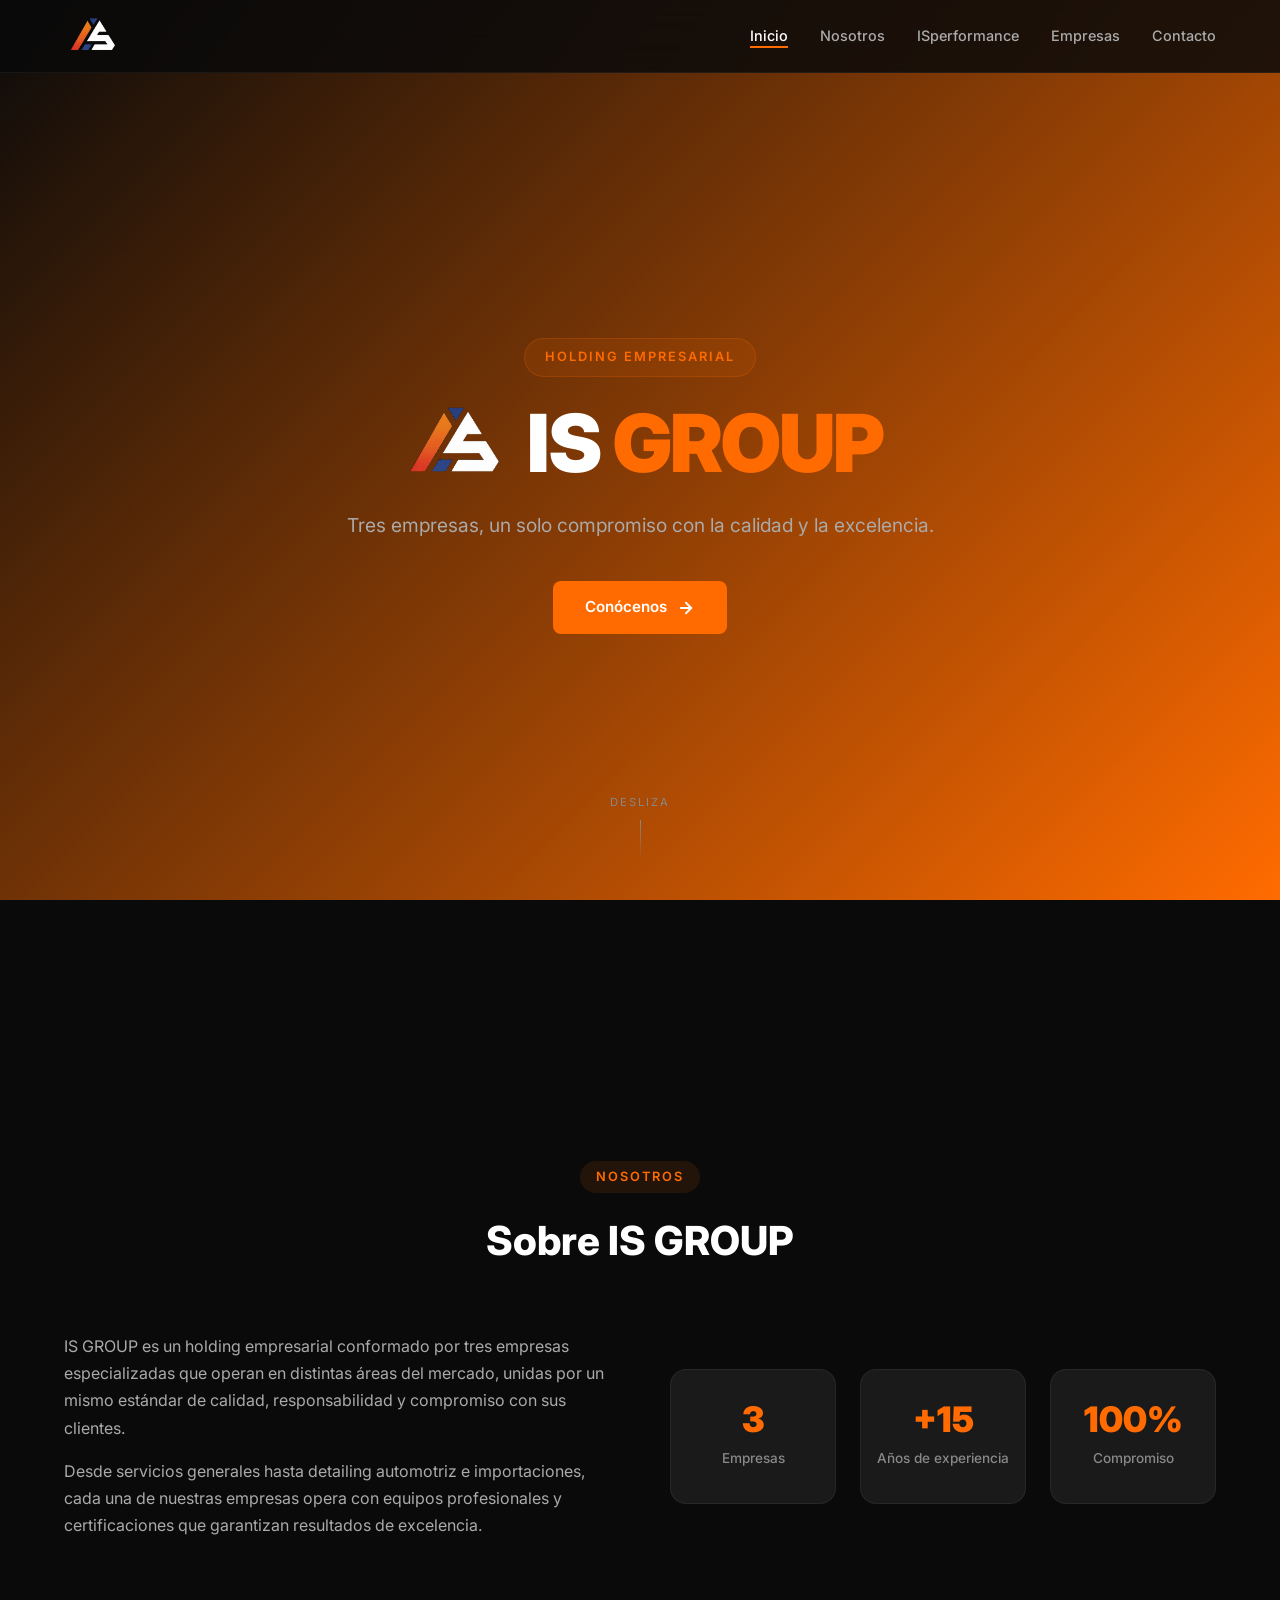
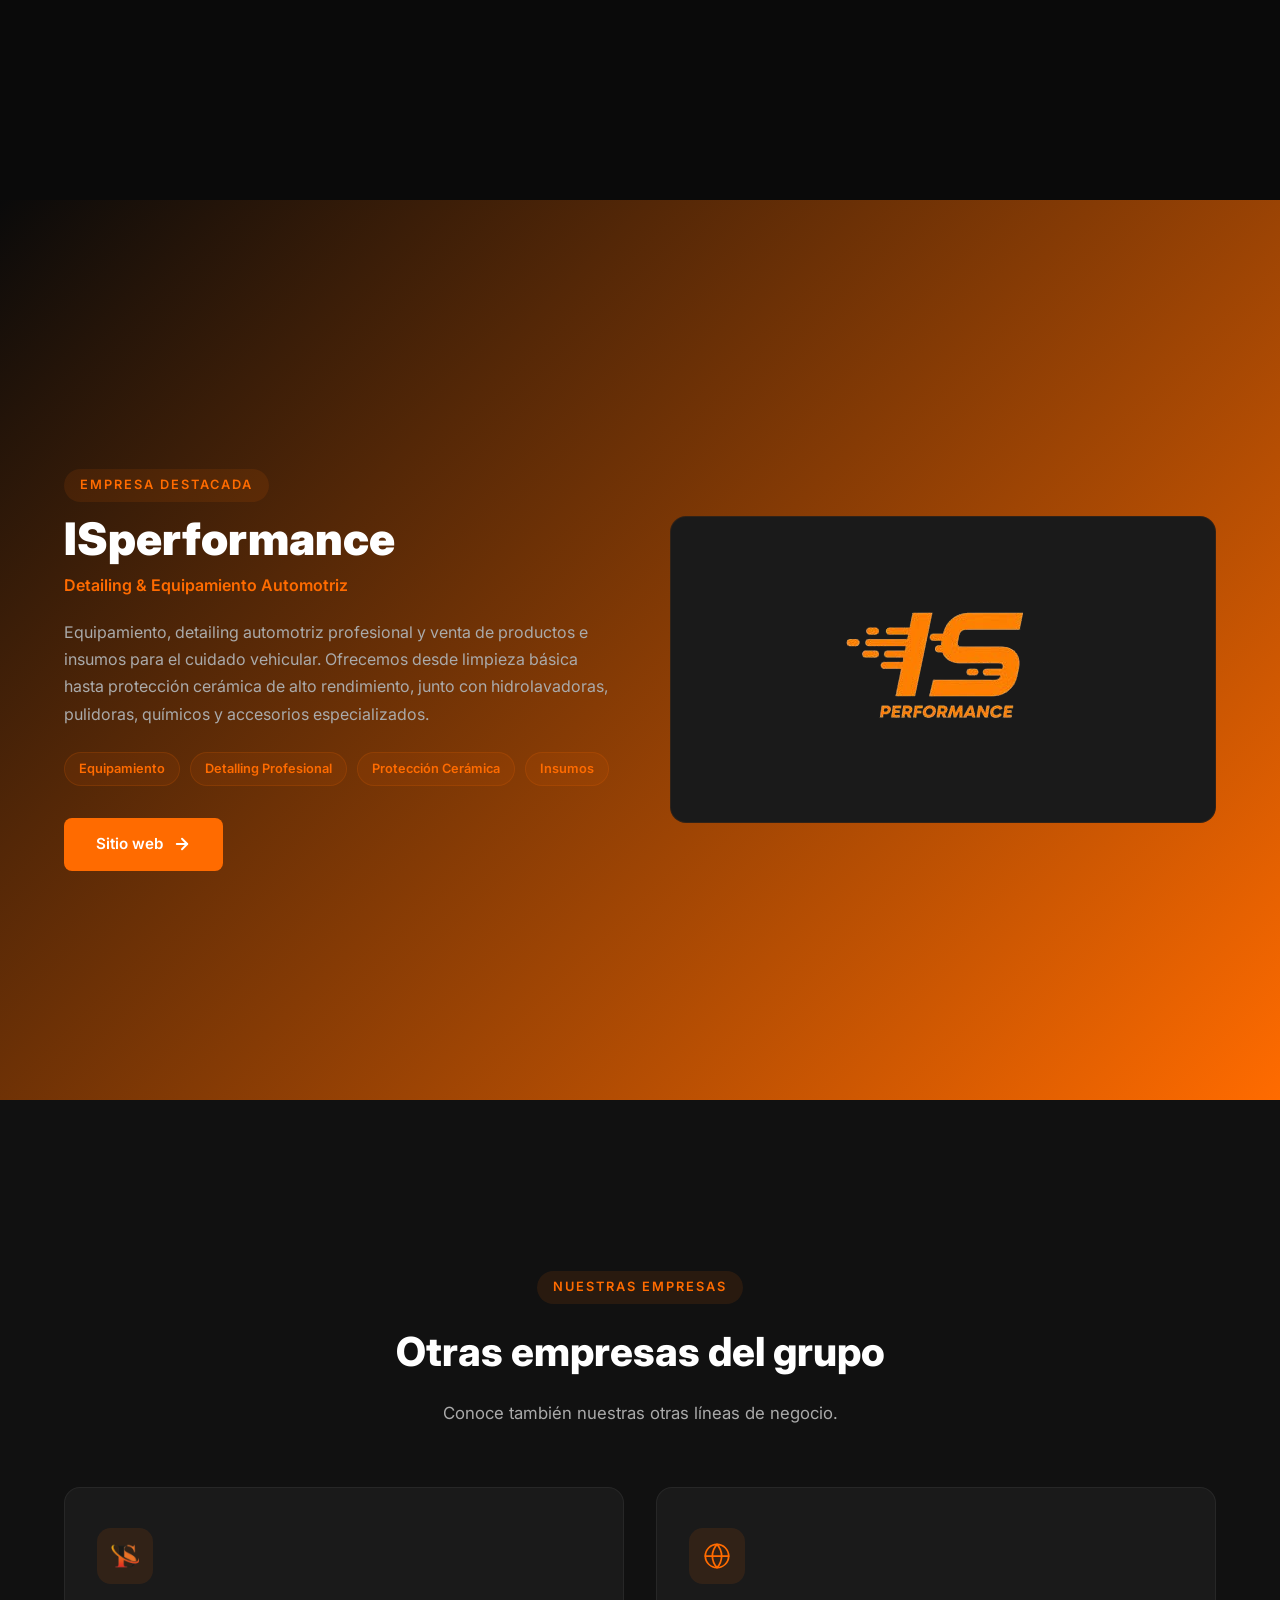
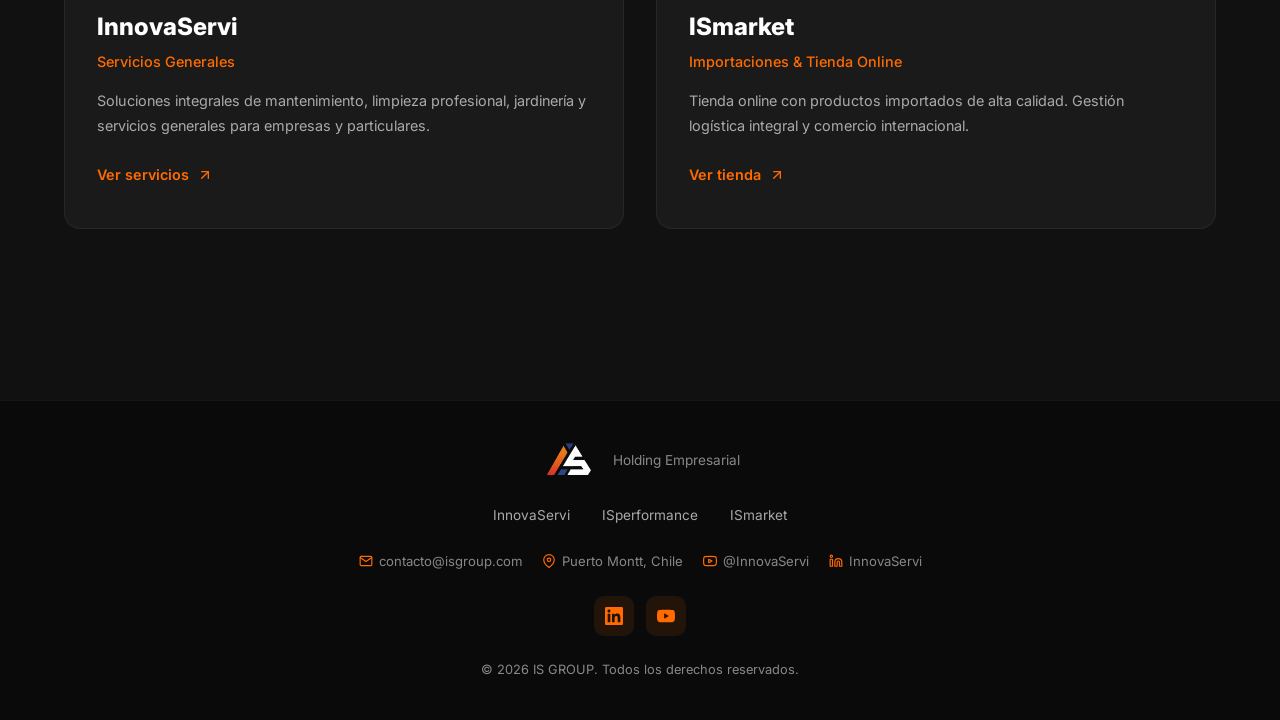
<file: index.html>
<!DOCTYPE html>
<html lang="es">
<head>
  <meta charset="UTF-8" />
  <meta name="viewport" content="width=device-width, initial-scale=1.0" />
  <title>IS GROUP</title>
  <meta name="description" content="IS GROUP - Holding empresarial: InnovaServi, ISperformance e ISmarket. Conoce nuestras empresas." />
  <link rel="preconnect" href="https://fonts.googleapis.com" />
  <link rel="preconnect" href="https://fonts.gstatic.com" crossorigin />
  <link href="https://fonts.googleapis.com/css2?family=Inter:wght@400;500;600;700;800;900&display=swap" rel="stylesheet" />
  <link rel="stylesheet" href="css/style.css" />
  <link rel="icon" type="image/png" href="assets/images/favicon.png" />
</head>
<body>

  <!-- NAV -->
  <nav class="navbar">
    <div class="container nav-container">
      <a href="#" class="logo">
        <img src="assets/images/ISGROUP-pb2.png" alt="IS GROUP" class="logo-img" />
      </a>
      <button class="menu-toggle" id="menuToggle" aria-label="Abrir menú">
        <span></span><span></span><span></span>
      </button>
      <ul class="nav-links" id="navLinks">
        <li><a href="#hero" class="nav-link active">Inicio</a></li>
        <li><a href="#nosotros" class="nav-link">Nosotros</a></li>
        <li><a href="#isperformance" class="nav-link">ISperformance</a></li>
        <li><a href="#empresas" class="nav-link">Empresas</a></li>
        <li><a href="#contacto" class="nav-link">Contacto</a></li>
      </ul>
    </div>
  </nav>

  <!-- HERO -->
  <section class="hero section-gradient" id="hero">
    <div class="container hero-content">
      <span class="hero-badge">Holding Empresarial</span>
      <h1 class="hero-title">
        <img src="assets/images/ISGROUP-pb2.png" alt="IS GROUP" class="hero-logo" />
        IS <span class="highlight">GROUP</span>
      </h1>
      <p class="hero-subtitle">
        Tres empresas, un solo compromiso con la calidad y la excelencia.
      </p>
      <a href="#nosotros" class="btn btn-primary">
        Conócenos
        <svg width="18" height="18" viewBox="0 0 24 24" fill="none" stroke="currentColor" stroke-width="2.5" stroke-linecap="round" stroke-linejoin="round"><path d="M5 12h14"/><path d="m12 5 7 7-7 7"/></svg>
      </a>
    </div>
    <div class="hero-scroll">
      <span>Desliza</span>
      <div class="scroll-line"></div>
    </div>
  </section>

  <!-- NOSOTROS -->
  <section class="nosotros reveal" id="nosotros">
    <div class="container">
      <div class="section-header">
        <span class="section-tag">Nosotros</span>
        <h2 class="section-title">Sobre IS GROUP</h2>
      </div>
      <div class="nosotros-content">
        <div class="nosotros-text">
          <p>
            IS GROUP es un holding empresarial conformado por tres empresas
            especializadas que operan en distintas áreas del mercado, unidas
            por un mismo estándar de calidad, responsabilidad y compromiso
            con sus clientes.
          </p>
          <p>
            Desde servicios generales hasta detailing automotriz e importaciones,
            cada una de nuestras empresas opera con equipos profesionales y
            certificaciones que garantizan resultados de excelencia.
          </p>
        </div>
        <div class="nosotros-stats">
          <div class="stat-item">
            <span class="stat-number">3</span>
            <span class="stat-label">Empresas</span>
          </div>
          <div class="stat-item">
            <span class="stat-number">+15</span>
            <span class="stat-label">Años de experiencia</span>
          </div>
          <div class="stat-item">
            <span class="stat-number">100%</span>
            <span class="stat-label">Compromiso</span>
          </div>
        </div>
      </div>
    </div>
  </section>

  <!-- ISPERFORMANCE DESTACADO -->
  <section class="isp-destacado slide-section slide-top bg-slide-dark reveal section-gradient" id="isperformance">
    <div class="container">
      <div class="isp-destacado-grid">
        <div class="isp-destacado-info">
          <span class="section-tag">Empresa destacada</span>
          <h2 class="isp-destacado-title">ISperformance</h2>
          <p class="isp-destacado-sub">Detailing &amp; Equipamiento Automotriz</p>
          <p class="isp-destacado-desc">
            Equipamiento, detailing automotriz profesional y venta de
            productos e insumos para el cuidado vehicular. Ofrecemos
            desde limpieza básica hasta protección cerámica de alto
            rendimiento, junto con hidrolavadoras, pulidoras, químicos
            y accesorios especializados.
          </p>
          <div class="isp-destacado-features">
            <span class="feature-tag">Equipamiento</span>
            <span class="feature-tag">Detalling Profesional</span>
            <span class="feature-tag">Protección Cerámica</span>
            <span class="feature-tag">Insumos</span>
          </div>
          <a href="https://isperformance.cl" class="btn btn-primary">
            Sitio web
            <svg width="18" height="18" viewBox="0 0 24 24" fill="none" stroke="currentColor" stroke-width="2.5" stroke-linecap="round" stroke-linejoin="round"><path d="M5 12h14"/><path d="m12 5 7 7-7 7"/></svg>
          </a>
        </div>
        <div class="isp-destacado-img">
          <div class="isp-img-card isp-img-card--single">
            <img src="assets/images/ISperformanceLogo.png" alt="ISperformance" />
          </div>
        </div>
      </div>
    </div>
  </section>

  <!-- EMPRESAS -->
  <section class="empresas reveal" id="empresas">
    <div class="container">
      <div class="section-header">
        <span class="section-tag">Nuestras empresas</span>
        <h2 class="section-title">Otras empresas del grupo</h2>
        <p class="section-desc">
          Conoce también nuestras otras líneas de negocio.
        </p>
      </div>

      <div class="cards-grid cards-grid--two">

        <!-- InnovaServi -->
        <article class="card">
          <a href="innovaservi/" class="card-icon-link">
            <div class="card-icon" style="--card-color: #FF6B00;">
              <img src="assets/images/InnovaLOGO.png" alt="InnovaServi" />
            </div>
          </a>
          <div class="card-body">
            <h3 class="card-title">InnovaServi</h3>
            <p class="card-sub">Servicios Generales</p>
            <p class="card-text">
              Soluciones integrales de mantenimiento, limpieza profesional,
              jardinería y servicios generales para empresas y particulares.
            </p>
            <a href="innovaservi/" class="card-link">
              Ver servicios
              <svg width="16" height="16" viewBox="0 0 24 24" fill="none" stroke="currentColor" stroke-width="2" stroke-linecap="round" stroke-linejoin="round"><path d="M7 17 17 7"/><path d="M7 7h10v10"/></svg>
            </a>
          </div>
        </article>

        <!-- ISmarket -->
        <article class="card">
          <a href="ismarket/" class="card-icon-link">
            <div class="card-icon" style="--card-color: #FF6B00;">
              <svg viewBox="0 0 24 24" fill="none" stroke="currentColor" stroke-width="1.5" stroke-linecap="round" stroke-linejoin="round">
                <circle cx="12" cy="12" r="10"/>
                <path d="M2 12h20"/>
                <path d="M12 2a15.3 15.3 0 0 1 4 10 15.3 15.3 0 0 1-4 10 15.3 15.3 0 0 1-4-10 15.3 15.3 0 0 1 4-10z"/>
              </svg>
            </div>
          </a>
          <div class="card-body">
            <h3 class="card-title">ISmarket</h3>
            <p class="card-sub">Importaciones &amp; Tienda Online</p>
            <p class="card-text">
              Tienda online con productos importados de alta calidad.
              Gestión logística integral y comercio internacional.
            </p>
            <a href="ismarket/" class="card-link">
              Ver tienda
              <svg width="16" height="16" viewBox="0 0 24 24" fill="none" stroke="currentColor" stroke-width="2" stroke-linecap="round" stroke-linejoin="round"><path d="M7 17 17 7"/><path d="M7 7h10v10"/></svg>
            </a>
          </div>
        </article>

      </div>
    </div>
  </section>

  <!-- FOOTER (incluye contacto) -->
  <footer class="footer" id="contacto">
    <div class="container footer-content">
      <div class="footer-brand">
        <img src="assets/images/ISGROUP-pb2.png" alt="IS GROUP" class="logo-img" />
        <p>Holding Empresarial</p>
      </div>
      <div class="footer-links">
        <a href="innovaservi/" class="footer-link">InnovaServi</a>
        <a href="https://isperformance.cl" class="footer-link">ISperformance</a>
        <a href="ismarket/" class="footer-link">ISmarket</a>
      </div>
      <div class="footer-contact">
        <a href="mailto:contacto@isgroup.com" class="footer-contact-item">
          <svg width="14" height="14" viewBox="0 0 24 24" fill="none" stroke="currentColor" stroke-width="2" stroke-linecap="round" stroke-linejoin="round"><path d="M4 4h16c1.1 0 2 .9 2 2v12c0 1.1-.9 2-2 2H4c-1.1 0-2-.9-2-2V6c0-1.1.9-2 2-2z"/><polyline points="22,6 12,13 2,6"/></svg>
          contacto@isgroup.com
        </a>
        <span class="footer-contact-item">
          <svg width="14" height="14" viewBox="0 0 24 24" fill="none" stroke="currentColor" stroke-width="2" stroke-linecap="round" stroke-linejoin="round"><path d="M21 10c0 7-9 13-9 13s-9-6-9-13a9 9 0 0 1 18 0z"/><circle cx="12" cy="10" r="3"/></svg>
          Puerto Montt, Chile
        </span>
        <a href="https://www.youtube.com/@InnovaServi" target="_blank" rel="noopener noreferrer" class="footer-contact-item">
          <svg width="14" height="14" viewBox="0 0 24 24" fill="none" stroke="currentColor" stroke-width="2" stroke-linecap="round" stroke-linejoin="round"><path d="M22.54 6.42a2.78 2.78 0 0 0-1.94-2C18.88 4 12 4 12 4s-6.88 0-8.6.46a2.78 2.78 0 0 0-1.94 2A29 29 0 0 0 1 12a29 29 0 0 0 .46 5.58 2.78 2.78 0 0 0 1.94 2C5.12 20 12 20 12 20s6.88 0 8.6-.46a2.78 2.78 0 0 0 1.94-2A29 29 0 0 0 23 12a29 29 0 0 0-.46-5.58z"/><polygon points="9.75 15.02 9.75 8.97 15.5 12 9.75 15.02"/></svg>
          @InnovaServi
        </a>
        <a href="https://www.linkedin.com/company/innova-servi/" target="_blank" rel="noopener noreferrer" class="footer-contact-item">
          <svg width="14" height="14" viewBox="0 0 24 24" fill="none" stroke="currentColor" stroke-width="2" stroke-linecap="round" stroke-linejoin="round"><path d="M16 8a6 6 0 0 1 6 6v7h-4v-7a2 2 0 0 0-2-2 2 2 0 0 0-2 2v7h-4v-7a6 6 0 0 1 6-6z"/><rect width="4" height="12" x="2" y="9"/><circle cx="4" cy="4" r="2"/></svg>
          InnovaServi
        </a>
      </div>
      <div class="footer-social">
        <a href="https://www.linkedin.com/company/innova-servi/" target="_blank" rel="noopener noreferrer" class="social-link" title="LinkedIn">
          <svg width="18" height="18" viewBox="0 0 24 24" fill="currentColor"><path d="M20.447 20.452h-3.554v-5.569c0-1.328-.027-3.037-1.852-3.037-1.853 0-2.136 1.445-2.136 2.939v5.667H9.351V9h3.414v1.561h.046c.477-.9 1.637-1.85 3.37-1.85 3.601 0 4.267 2.37 4.267 5.455v6.286zM5.337 7.433c-1.144 0-2.063-.926-2.063-2.065 0-1.138.92-2.063 2.063-2.063 1.14 0 2.064.925 2.064 2.063 0 1.139-.925 2.065-2.064 2.065zm1.782 13.019H3.555V9h3.564v11.452zM22.225 0H1.771C.792 0 0 .774 0 1.729v20.542C0 23.227.792 24 1.771 24h20.451C23.2 24 24 23.227 24 22.271V1.729C24 .774 23.2 0 22.222 0h.003z"/></svg>
        </a>
        <a href="https://www.youtube.com/@InnovaServi" target="_blank" rel="noopener noreferrer" class="social-link" title="YouTube">
          <svg width="18" height="18" viewBox="0 0 24 24" fill="currentColor"><path d="M23.498 6.186a3.016 3.016 0 0 0-2.122-2.136C19.505 3.545 12 3.545 12 3.545s-7.505 0-9.377.505A3.017 3.017 0 0 0 .502 6.186C0 8.07 0 12 0 12s0 3.93.502 5.814a3.016 3.016 0 0 0 2.122 2.136c1.871.505 9.376.505 9.376.505s7.505 0 9.377-.505a3.015 3.015 0 0 0 2.122-2.136C24 15.93 24 12 24 12s0-3.93-.502-5.814zM9.545 15.568V8.432L15.818 12l-6.273 3.568z"/></svg>
        </a>
      </div>
      <p class="footer-copy">© 2026 IS GROUP. Todos los derechos reservados.</p>
    </div>
  </footer>

  <script src="js/main.js"></script>
</body>
</html>
</file>
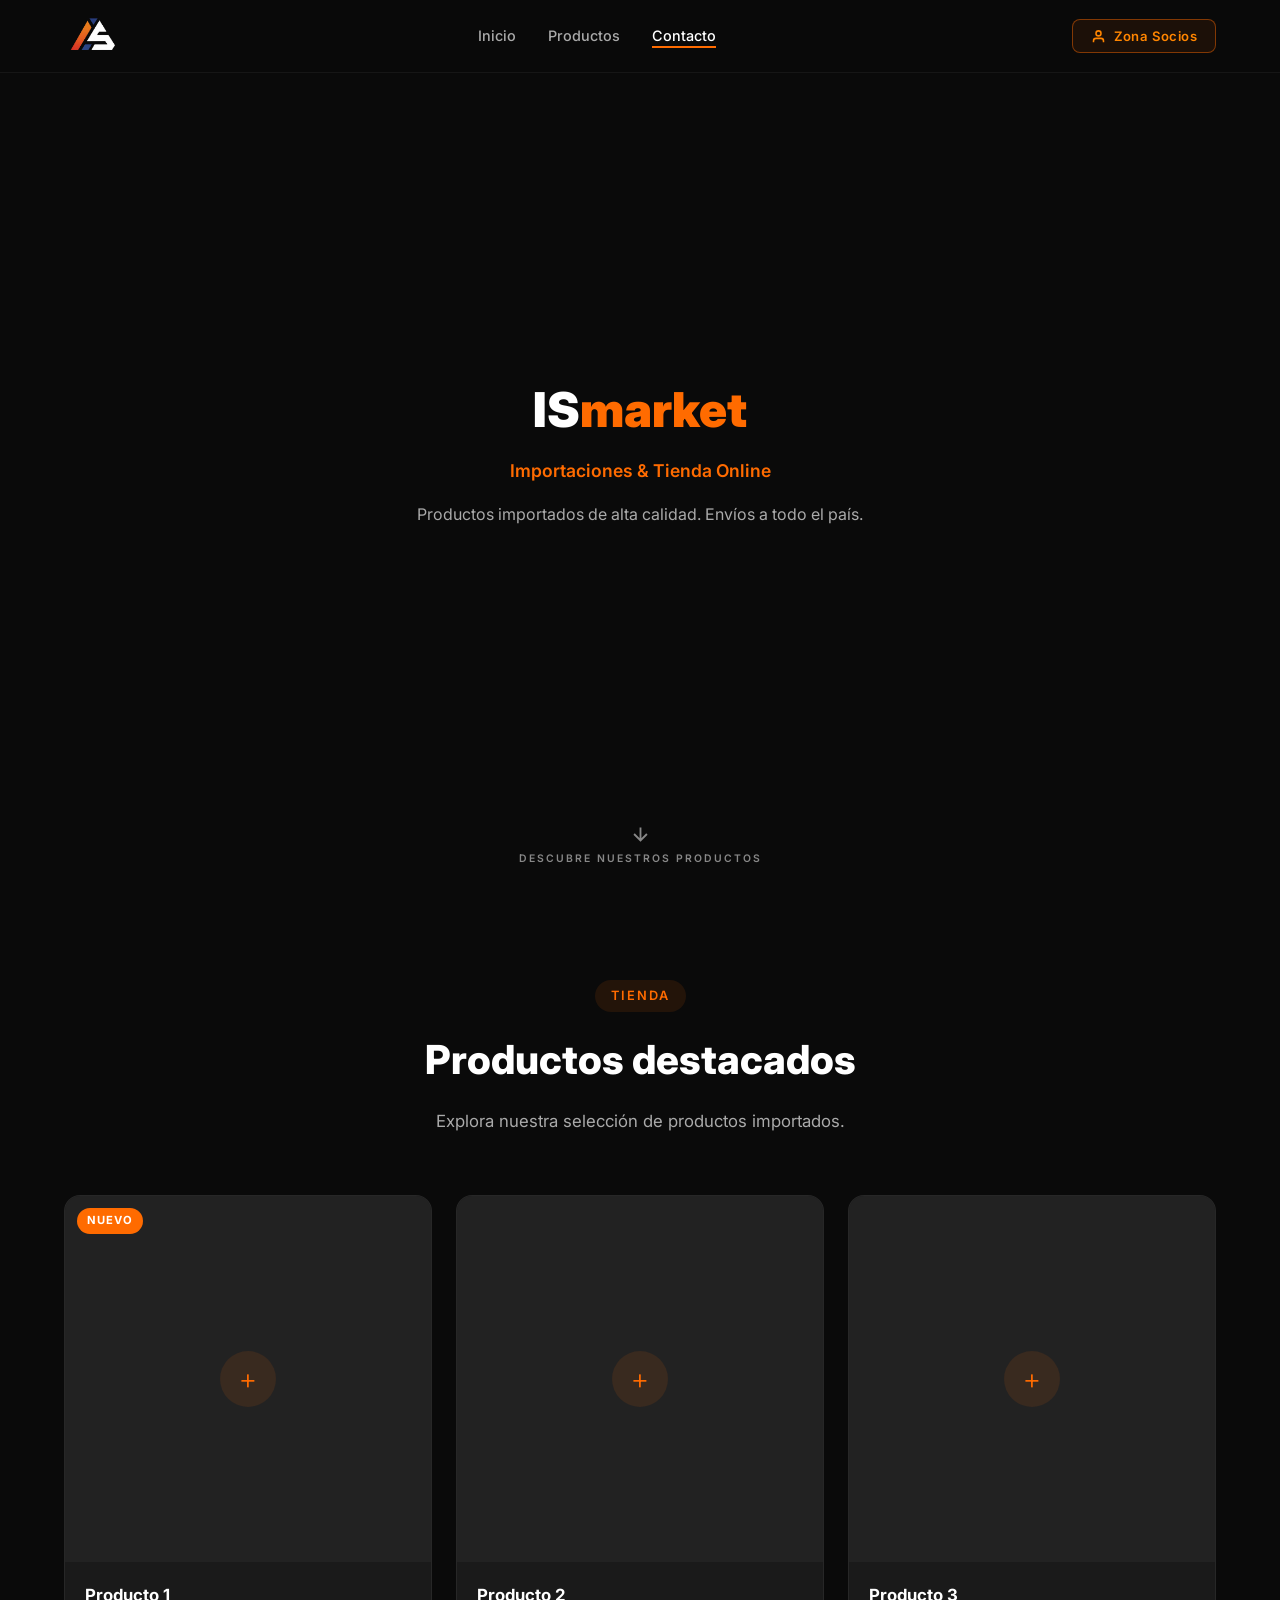
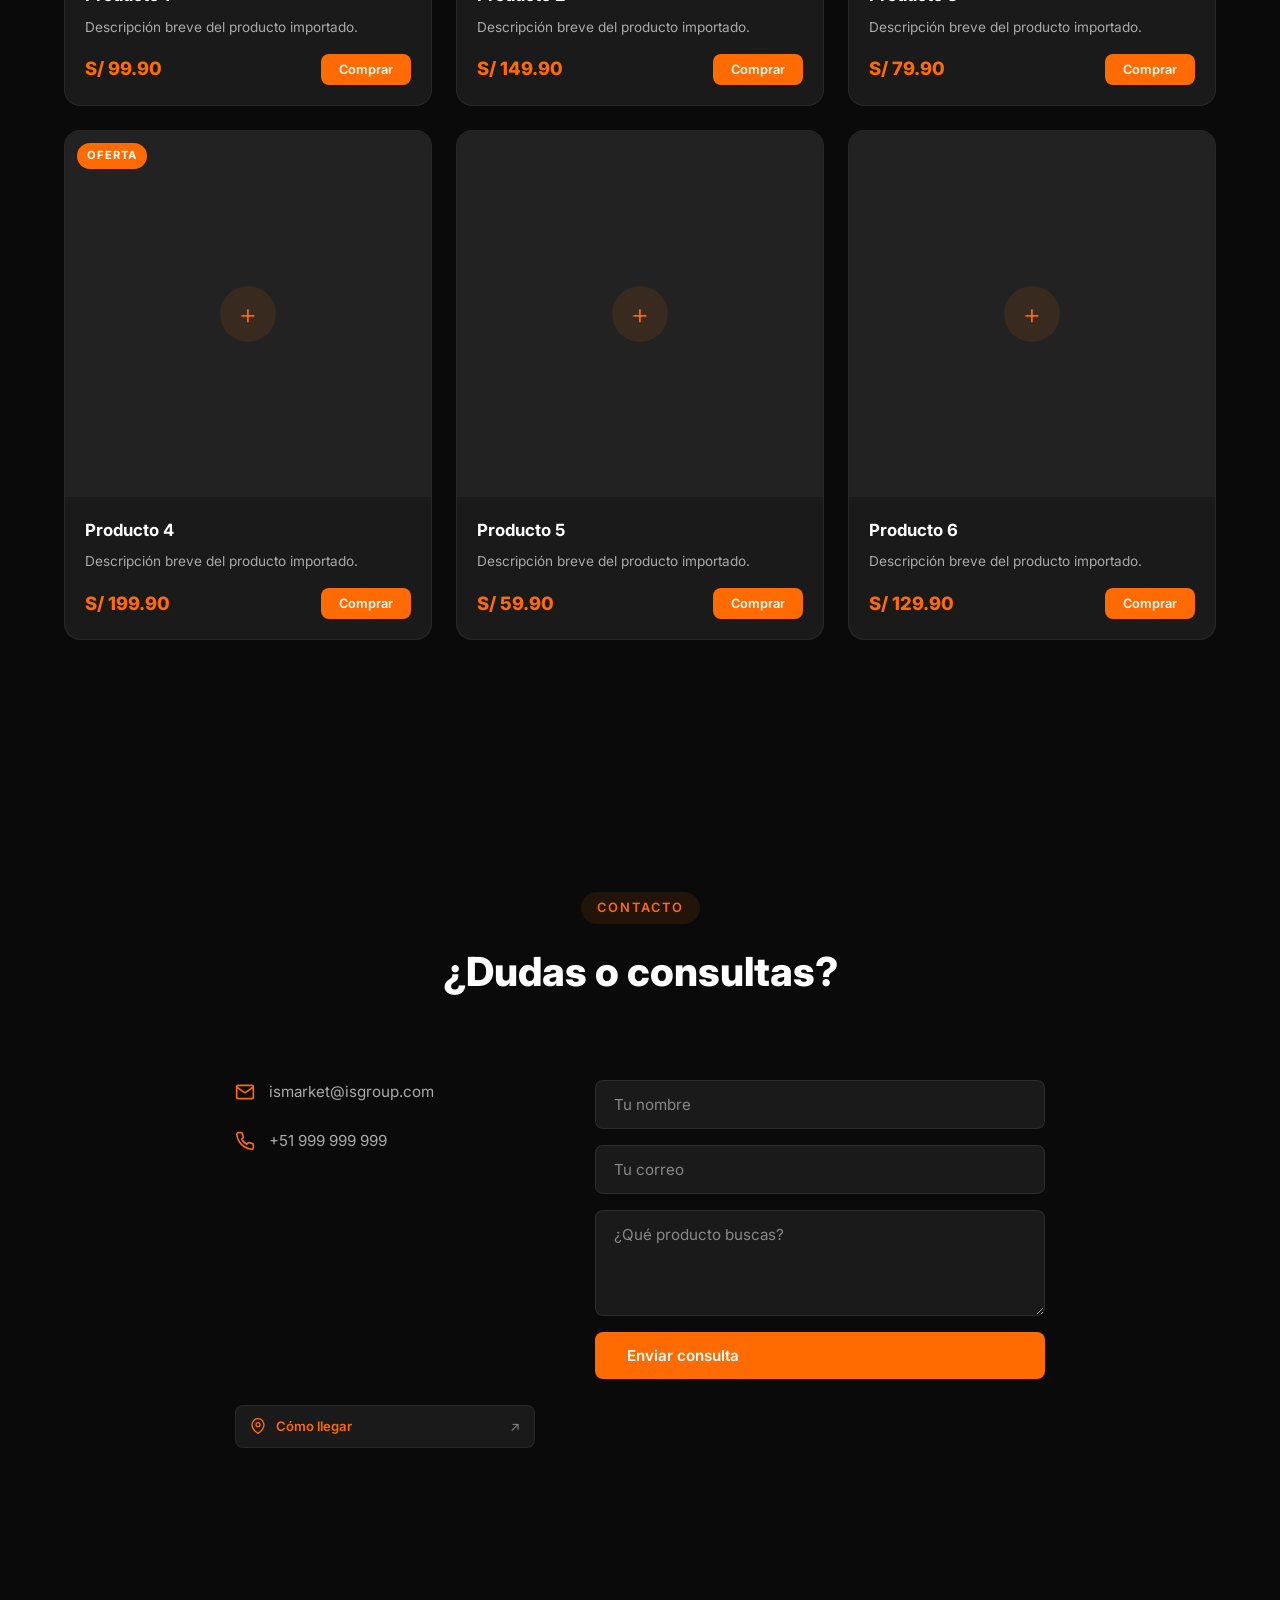
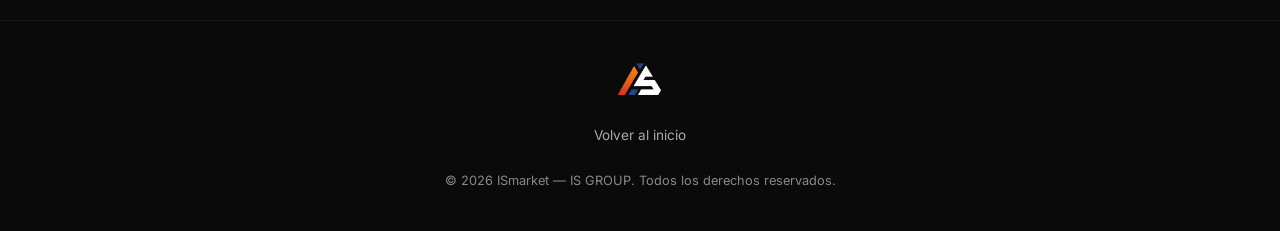
<file: ismarket/index.html>
<!DOCTYPE html>
<html lang="es">
<head>
  <meta charset="UTF-8" />
  <meta name="viewport" content="width=device-width, initial-scale=1.0" />
  <title>ISmarket - Importaciones & Tienda Online</title>
  <meta name="description" content="ISmarket - Tienda online con productos importados de alta calidad." />
  <link rel="preconnect" href="https://fonts.googleapis.com" />
  <link rel="preconnect" href="https://fonts.gstatic.com" crossorigin />
  <link href="https://fonts.googleapis.com/css2?family=Inter:wght@400;500;600;700;800;900&display=swap" rel="stylesheet" />
  <link rel="stylesheet" href="../css/style.css" />
  <link rel="icon" type="image/png" href="../assets/images/favicon.png" />
  <style>
    /* ---- Zona Socios: botón navbar ---- */
    .btn-socio {
      display: inline-flex;
      align-items: center;
      gap: 8px;
      padding: 8px 18px;
      font-family: var(--font);
      font-size: 0.82rem;
      font-weight: 600;
      letter-spacing: 0.03em;
      border: 1.5px solid rgba(255,107,0,0.45);
      border-radius: 8px;
      background: rgba(255,107,0,0.08);
      color: var(--orange-400);
      cursor: pointer;
      transition: 0.25s;
      white-space: nowrap;
    }
    .btn-socio:hover {
      background: rgba(255,107,0,0.18);
      border-color: var(--orange-500);
      color: var(--orange-500);
    }
    .nav-socio-logged {
      display: flex;
      align-items: center;
      gap: 12px;
    }
    .nav-user-chip {
      font-size: 0.78rem;
      font-weight: 600;
      color: var(--orange-500);
      background: rgba(255,107,0,0.1);
      border: 1px solid rgba(255,107,0,0.25);
      padding: 5px 12px;
      border-radius: 100px;
    }
    .btn-cot-link {
      display: inline-flex;
      align-items: center;
      gap: 6px;
      padding: 7px 15px;
      font-family: var(--font);
      font-size: 0.82rem;
      font-weight: 600;
      border-radius: 8px;
      background: var(--orange-500);
      color: #fff;
      text-decoration: none;
      transition: 0.2s;
    }
    .btn-cot-link:hover { background: var(--orange-400); }
    .btn-logout {
      display: inline-flex;
      align-items: center;
      gap: 6px;
      padding: 7px 13px;
      font-family: var(--font);
      font-size: 0.8rem;
      font-weight: 600;
      border: 1px solid rgba(255,255,255,0.12);
      border-radius: 8px;
      background: transparent;
      color: var(--gray-400);
      cursor: pointer;
      transition: 0.2s;
    }
    .btn-logout:hover { border-color: #f87171; color: #f87171; }

    /* ---- Modal overlay ---- */
    .modal-overlay {
      display: none;
      position: fixed;
      inset: 0;
      z-index: 9000;
      background: rgba(0,0,0,0.75);
      backdrop-filter: blur(8px);
      -webkit-backdrop-filter: blur(8px);
      align-items: center;
      justify-content: center;
    }
    .modal-overlay.open { display: flex; }

    .modal-card {
      background: #111111;
      border: 1px solid rgba(255,255,255,0.08);
      border-radius: 20px;
      padding: 48px 40px 40px;
      width: 100%;
      max-width: 420px;
      text-align: center;
      box-shadow: 0 32px 80px rgba(0,0,0,0.6);
      position: relative;
      animation: modalIn 0.25s cubic-bezier(0.4,0,0.2,1);
    }
    @keyframes modalIn {
      from { opacity: 0; transform: translateY(20px) scale(0.97); }
      to   { opacity: 1; transform: none; }
    }
    .modal-close {
      position: absolute;
      top: 16px; right: 20px;
      background: none;
      border: none;
      color: #555;
      font-size: 22px;
      cursor: pointer;
      line-height: 1;
      padding: 4px 8px;
      border-radius: 6px;
      transition: 0.15s;
    }
    .modal-close:hover { color: #aaa; background: rgba(255,255,255,0.06); }
    .modal-logo { height: 36px; margin: 0 auto 24px; }
    .modal-title {
      font-size: 1.6rem;
      font-weight: 800;
      color: #fff;
      margin-bottom: 6px;
    }
    .modal-sub {
      font-size: 0.875rem;
      color: #666;
      margin-bottom: 32px;
    }
    .modal-form { text-align: left; }
    .modal-field {
      margin-bottom: 14px;
    }
    .modal-field label {
      display: block;
      font-size: 0.78rem;
      font-weight: 600;
      color: #888;
      letter-spacing: 0.04em;
      text-transform: uppercase;
      margin-bottom: 6px;
    }
    .modal-field input {
      width: 100%;
      padding: 11px 14px;
      font-family: var(--font);
      font-size: 0.95rem;
      background: #1a1a1a;
      border: 1px solid rgba(255,255,255,0.1);
      border-radius: 10px;
      color: #e5e5e5;
      outline: none;
      transition: 0.2s;
    }
    .modal-field input:focus {
      border-color: var(--orange-500);
      box-shadow: 0 0 0 3px rgba(255,107,0,0.15);
    }
    .modal-error {
      display: none;
      background: rgba(248,113,113,0.1);
      border: 1px solid rgba(248,113,113,0.3);
      border-radius: 8px;
      color: #f87171;
      font-size: 0.82rem;
      padding: 9px 14px;
      margin-bottom: 16px;
      text-align: center;
    }
    .modal-error.visible { display: block; }
    .btn-login {
      width: 100%;
      padding: 13px;
      font-family: var(--font);
      font-size: 0.95rem;
      font-weight: 700;
      background: var(--orange-500);
      color: #fff;
      border: none;
      border-radius: 10px;
      cursor: pointer;
      margin-top: 8px;
      transition: 0.2s;
    }
    .btn-login:hover {
      background: var(--orange-400);
      box-shadow: 0 6px 24px rgba(255,107,0,0.35);
    }
    .modal-footer {
      margin-top: 24px;
      font-size: 0.78rem;
      color: #444;
    }
  </style>
</head>
<body class="subpage ismarket-page">

  <!-- NAV -->
  <nav class="navbar">
    <div class="container nav-container">
      <a href="../" class="logo">
        <img src="../assets/images/ISGROUP-pb2.png" alt="IS GROUP" class="logo-img" />
      </a>
      <ul class="nav-links">
        <li><a href="../" class="nav-link">Inicio</a></li>
        <li><a href="#productos" class="nav-link active">Productos</a></li>
        <li><a href="#contacto" class="nav-link">Contacto</a></li>
      </ul>
      <div id="nav-socio-area"></div>
    </div>
  </nav>

  <!-- HERO -->
  <section class="page-hero slide-section slide-center">
    <div class="container page-hero-content">
      <h1 class="page-hero-title">IS<span class="highlight">market</span></h1>
      <p class="page-hero-sub">Importaciones &amp; Tienda Online</p>
      <p class="page-hero-desc">
        Productos importados de alta calidad. Envíos a todo el país.
      </p>
    </div>
    <div class="scroll-hint">
      <svg viewBox="0 0 24 24" fill="none" stroke="currentColor" stroke-width="2"><path d="M12 5v14M5 12l7 7 7-7"/></svg>
      <span>Descubre nuestros productos</span>
    </div>
  </section>

  <!-- PRODUCTOS -->
  <section class="productos slide-section slide-top bg-slide-alt reveal" id="productos">
    <div class="container">
      <div class="section-header">
        <span class="section-tag">Tienda</span>
        <h2 class="section-title">Productos destacados</h2>
        <p class="section-desc">
          Explora nuestra selección de productos importados.
        </p>
      </div>

      <div class="productos-grid">
        <div class="producto-card">
          <div class="producto-img">
            <div class="producto-placeholder">+</div>
            <span class="producto-badge">Nuevo</span>
          </div>
          <div class="producto-body">
            <h3>Producto 1</h3>
            <p class="producto-desc">Descripción breve del producto importado.</p>
            <div class="producto-footer">
              <span class="producto-price">S/ 99.90</span>
              <button class="btn btn-primary btn-sm">Comprar</button>
            </div>
          </div>
        </div>
        <div class="producto-card">
          <div class="producto-img">
            <div class="producto-placeholder">+</div>
          </div>
          <div class="producto-body">
            <h3>Producto 2</h3>
            <p class="producto-desc">Descripción breve del producto importado.</p>
            <div class="producto-footer">
              <span class="producto-price">S/ 149.90</span>
              <button class="btn btn-primary btn-sm">Comprar</button>
            </div>
          </div>
        </div>
        <div class="producto-card">
          <div class="producto-img">
            <div class="producto-placeholder">+</div>
          </div>
          <div class="producto-body">
            <h3>Producto 3</h3>
            <p class="producto-desc">Descripción breve del producto importado.</p>
            <div class="producto-footer">
              <span class="producto-price">S/ 79.90</span>
              <button class="btn btn-primary btn-sm">Comprar</button>
            </div>
          </div>
        </div>
        <div class="producto-card">
          <div class="producto-img">
            <div class="producto-placeholder">+</div>
            <span class="producto-badge">Oferta</span>
          </div>
          <div class="producto-body">
            <h3>Producto 4</h3>
            <p class="producto-desc">Descripción breve del producto importado.</p>
            <div class="producto-footer">
              <span class="producto-price">S/ 199.90</span>
              <button class="btn btn-primary btn-sm">Comprar</button>
            </div>
          </div>
        </div>
        <div class="producto-card">
          <div class="producto-img">
            <div class="producto-placeholder">+</div>
          </div>
          <div class="producto-body">
            <h3>Producto 5</h3>
            <p class="producto-desc">Descripción breve del producto importado.</p>
            <div class="producto-footer">
              <span class="producto-price">S/ 59.90</span>
              <button class="btn btn-primary btn-sm">Comprar</button>
            </div>
          </div>
        </div>
        <div class="producto-card">
          <div class="producto-img">
            <div class="producto-placeholder">+</div>
          </div>
          <div class="producto-body">
            <h3>Producto 6</h3>
            <p class="producto-desc">Descripción breve del producto importado.</p>
            <div class="producto-footer">
              <span class="producto-price">S/ 129.90</span>
              <button class="btn btn-primary btn-sm">Comprar</button>
            </div>
          </div>
        </div>
      </div>
    </div>
  </section>

  <!-- CONTACTO -->
  <section class="contacto slide-section slide-center bg-slide-dark reveal" id="contacto">
    <div class="container">
      <div class="section-header">
        <span class="section-tag">Contacto</span>
        <h2 class="section-title">¿Dudas o consultas?</h2>
      </div>
      <div class="contacto-grid">
        <div class="contacto-info">
          <div class="contacto-item">
            <svg width="20" height="20" viewBox="0 0 24 24" fill="none" stroke="currentColor" stroke-width="2"><path d="M4 4h16c1.1 0 2 .9 2 2v12c0 1.1-.9 2-2 2H4c-1.1 0-2-.9-2-2V6c0-1.1.9-2 2-2z"/><polyline points="22,6 12,13 2,6"/></svg>
            <span>ismarket@isgroup.com</span>
          </div>
          <div class="contacto-item">
            <svg width="20" height="20" viewBox="0 0 24 24" fill="none" stroke="currentColor" stroke-width="2"><path d="M22 16.92v3a2 2 0 0 1-2.18 2 19.79 19.79 0 0 1-8.63-3.07 19.5 19.5 0 0 1-6-6 19.79 19.79 0 0 1-3.07-8.67A2 2 0 0 1 4.11 2h3a2 2 0 0 1 2 1.72 12.84 12.84 0 0 0 .7 2.81 2 2 0 0 1-.45 2.11L8.09 9.91a16 16 0 0 0 6 6l1.27-1.27a2 2 0 0 1 2.11-.45 12.84 12.84 0 0 0 2.81.7A2 2 0 0 1 22 16.92z"/></svg>
            <span>+51 999 999 999</span>
          </div>
          <div class="contacto-mapa">
            <iframe src="https://www.google.com/maps?q=Puerto+Montt+Chile&output=embed" loading="lazy" title="Mapa de ubicación"></iframe>
            <a href="https://www.google.com/maps/dir//Puerto+Montt+Chile" target="_blank" rel="noopener noreferrer" class="contacto-mapa-link">
              <svg width="16" height="16" viewBox="0 0 24 24" fill="none" stroke="currentColor" stroke-width="2"><path d="M21 10c0 7-9 13-9 13s-9-6-9-13a9 9 0 0 1 18 0z"/><circle cx="12" cy="10" r="3"/></svg>
              Cómo llegar
              <span>↗</span>
            </a>
          </div>
        </div>
        <form class="contacto-form">
          <input type="text" placeholder="Tu nombre" required />
          <input type="email" placeholder="Tu correo" required />
          <textarea rows="4" placeholder="¿Qué producto buscas?" required></textarea>
          <button type="submit" class="btn btn-primary">Enviar consulta</button>
        </form>
      </div>
    </div>
  </section>

  <!-- FOOTER -->
  <footer class="footer">
    <div class="container footer-content">
      <div class="footer-brand">
        <img src="../assets/images/ISGROUP-pb2.png" alt="IS GROUP" class="logo-img" />
      </div>
      <div class="footer-links">
        <a href="../" class="footer-link">Volver al inicio</a>
      </div>
      <p class="footer-copy">© 2026 ISmarket — IS GROUP. Todos los derechos reservados.</p>
    </div>
  </footer>

  <!-- MODAL LOGIN -->
  <div class="modal-overlay" id="modal-login" role="dialog" aria-modal="true" aria-labelledby="modal-title">
    <div class="modal-card">
      <button class="modal-close" onclick="cerrarModal()" aria-label="Cerrar">×</button>
      <img src="../assets/images/ISGROUP-pb2.png" alt="IS GROUP" class="modal-logo" />
      <h2 class="modal-title" id="modal-title">Zona <span class="highlight">Socios</span></h2>
      <p class="modal-sub">Acceso exclusivo para socios IS Group</p>
      <form class="modal-form" onsubmit="handleLogin(event)">
        <div class="modal-field">
          <label for="login-user">Usuario</label>
          <input type="text" id="login-user" autocomplete="username" placeholder="Tu usuario" required />
        </div>
        <div class="modal-field">
          <label for="login-pass">Contraseña</label>
          <input type="password" id="login-pass" autocomplete="current-password" placeholder="Tu contraseña" required />
        </div>
        <div class="modal-error" id="login-error">Usuario o contraseña incorrectos.</div>
        <button type="submit" class="btn-login">Ingresar</button>
      </form>
      <p class="modal-footer">¿Problemas para ingresar? Contacta al administrador.</p>
    </div>
  </div>

  <script src="../js/main.js"></script>
  <script>
    const SOCIOS = { 'JorgeC': 'ISP2026+', 'EnzoC': 'ISP2026+' };

    function renderNavSocio() {
      const user = sessionStorage.getItem('ism_auth');
      const area = document.getElementById('nav-socio-area');
      if (user) {
        area.innerHTML = `
          <div class="nav-socio-logged">
            <span class="nav-user-chip">
              <svg width="11" height="11" viewBox="0 0 24 24" fill="none" stroke="currentColor" stroke-width="2.5" style="vertical-align:-1px"><path d="M20 21v-2a4 4 0 0 0-4-4H8a4 4 0 0 0-4 4v2"/><circle cx="12" cy="7" r="4"/></svg>
              ${user}
            </span>
            <a href="cotizador.html" class="btn-cot-link">
              <svg width="13" height="13" viewBox="0 0 24 24" fill="none" stroke="currentColor" stroke-width="2.5"><rect x="9" y="9" width="13" height="13" rx="2"/><path d="M5 15H4a2 2 0 0 1-2-2V4a2 2 0 0 1 2-2h9a2 2 0 0 1 2 2v1"/></svg>
              Cotizador
            </a>
            <button class="btn-logout" onclick="logout()">
              <svg width="13" height="13" viewBox="0 0 24 24" fill="none" stroke="currentColor" stroke-width="2.5"><path d="M9 21H5a2 2 0 0 1-2-2V5a2 2 0 0 1 2-2h4"/><polyline points="16 17 21 12 16 7"/><line x1="21" y1="12" x2="9" y2="12"/></svg>
              Salir
            </button>
          </div>`;
      } else {
        area.innerHTML = `
          <button class="btn-socio" onclick="abrirModal()">
            <svg width="15" height="15" viewBox="0 0 24 24" fill="none" stroke="currentColor" stroke-width="2.5"><path d="M20 21v-2a4 4 0 0 0-4-4H8a4 4 0 0 0-4 4v2"/><circle cx="12" cy="7" r="4"/></svg>
            Zona Socios
          </button>`;
      }
    }

    function abrirModal() {
      document.getElementById('modal-login').classList.add('open');
      document.getElementById('login-user').focus();
    }

    function cerrarModal() {
      document.getElementById('modal-login').classList.remove('open');
      document.getElementById('login-error').classList.remove('visible');
      document.getElementById('login-user').value = '';
      document.getElementById('login-pass').value = '';
    }

    function handleLogin(e) {
      e.preventDefault();
      const user = document.getElementById('login-user').value.trim();
      const pass = document.getElementById('login-pass').value;
      if (SOCIOS[user] && SOCIOS[user] === pass) {
        sessionStorage.setItem('ism_auth', user);
        cerrarModal();
        window.location.href = 'cotizador.html';
      } else {
        document.getElementById('login-error').classList.add('visible');
        document.getElementById('login-pass').value = '';
        document.getElementById('login-pass').focus();
      }
    }

    function logout() {
      sessionStorage.removeItem('ism_auth');
      renderNavSocio();
    }

    document.getElementById('modal-login').addEventListener('click', function(e) {
      if (e.target === this) cerrarModal();
    });

    document.addEventListener('keydown', function(e) {
      if (e.key === 'Escape') cerrarModal();
    });

    renderNavSocio();
  </script>
</body>
</html>
</file>
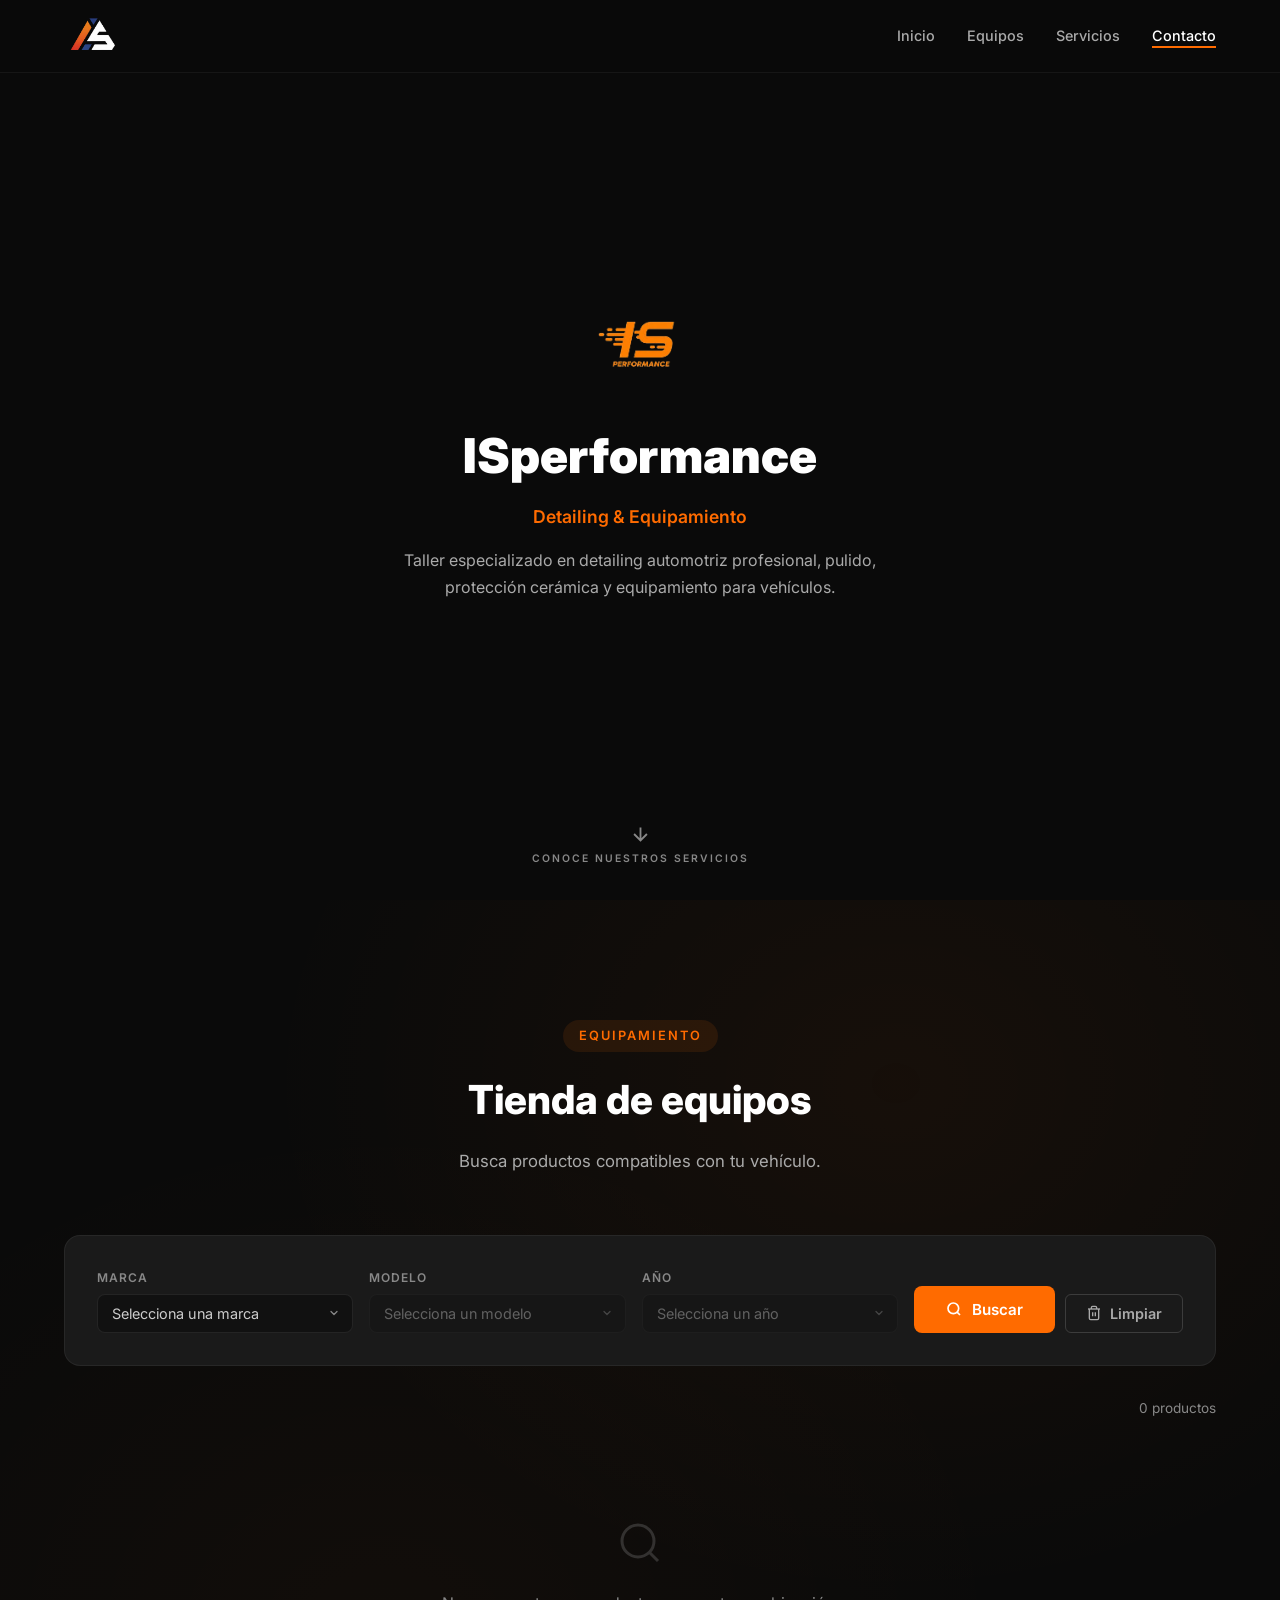
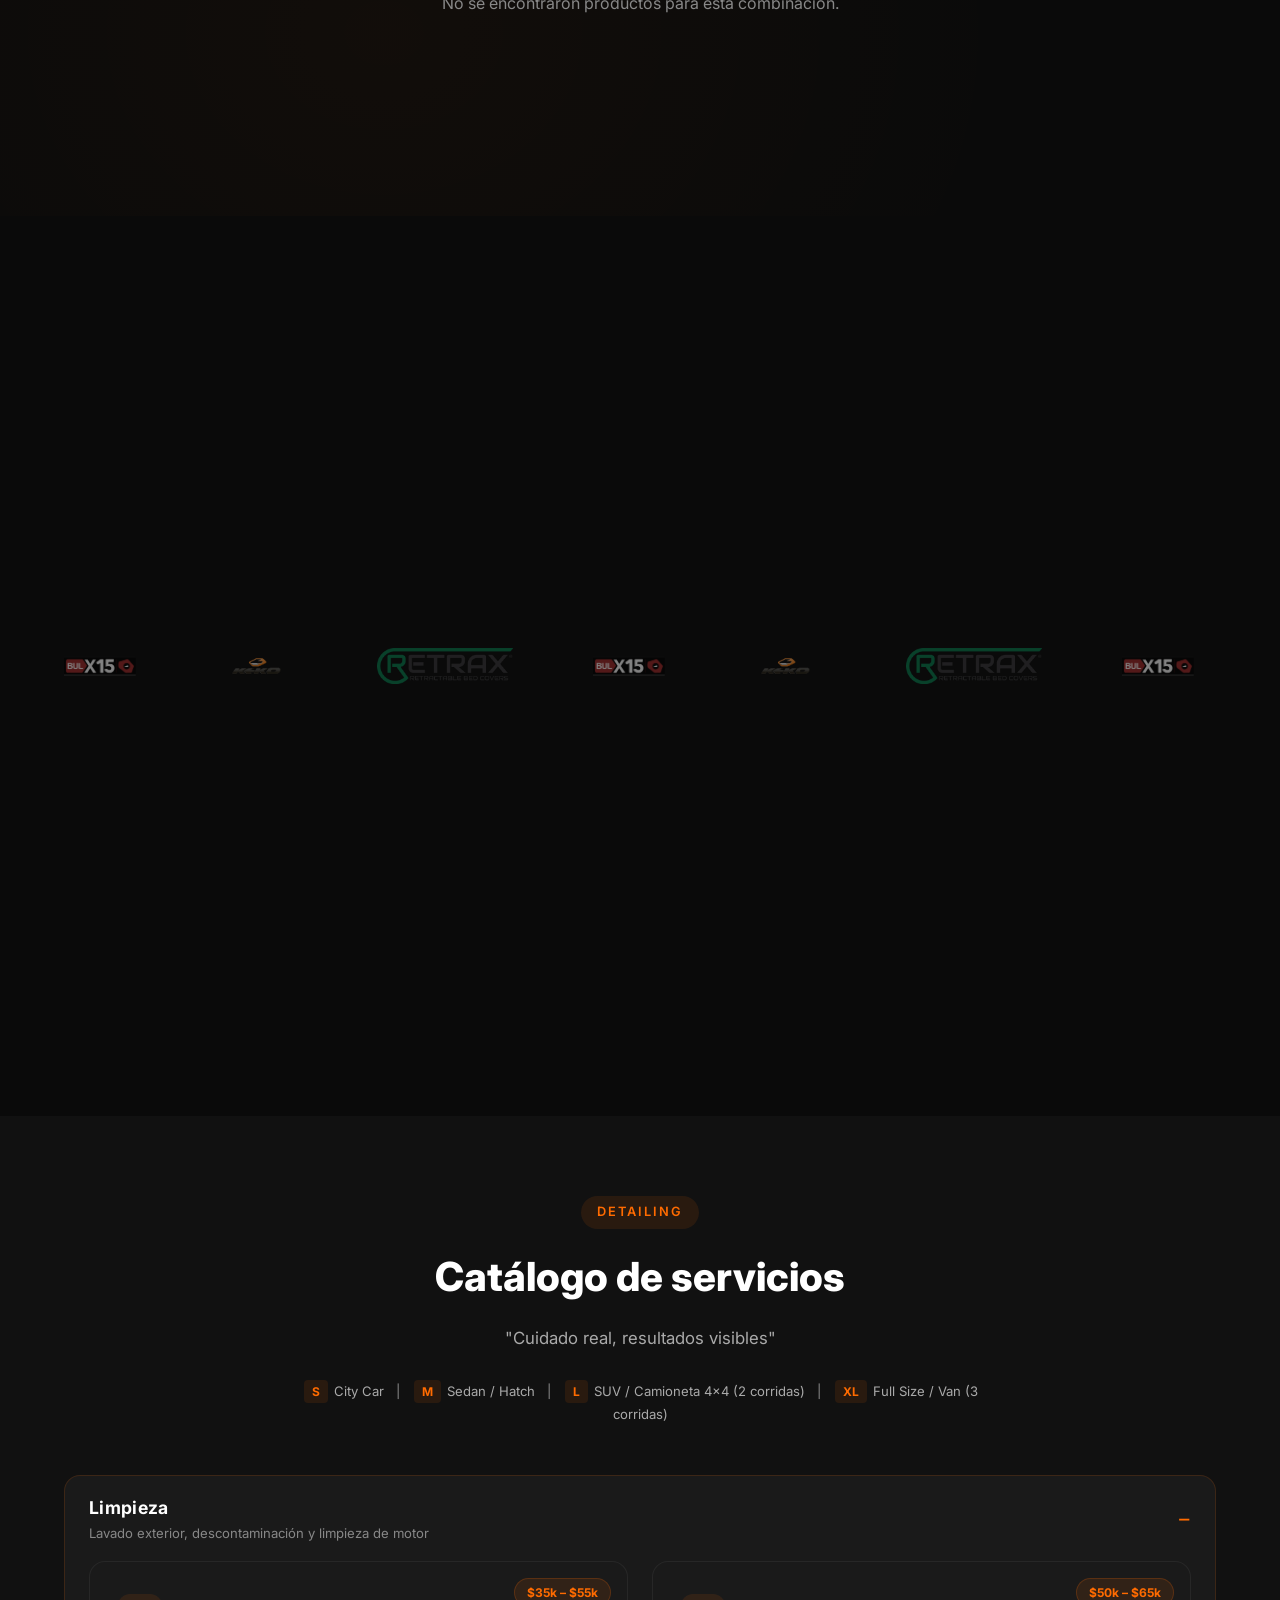
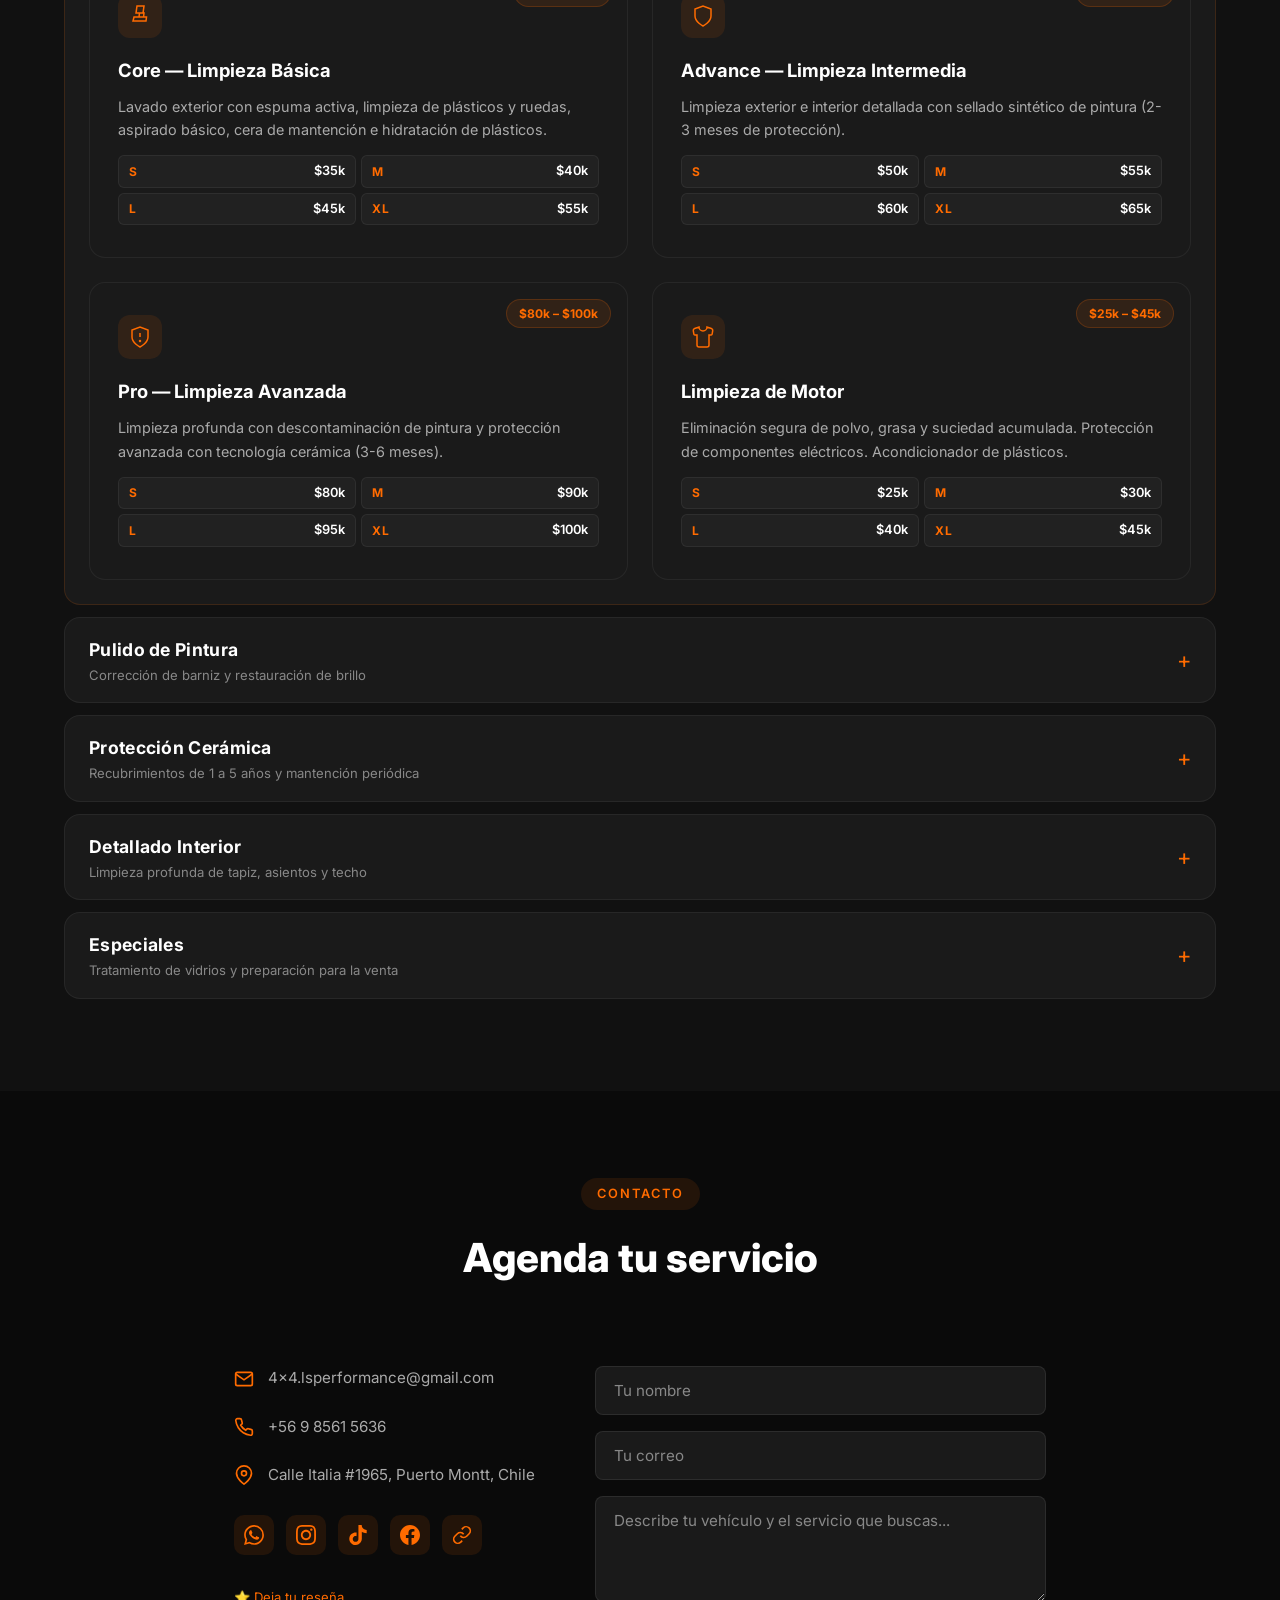
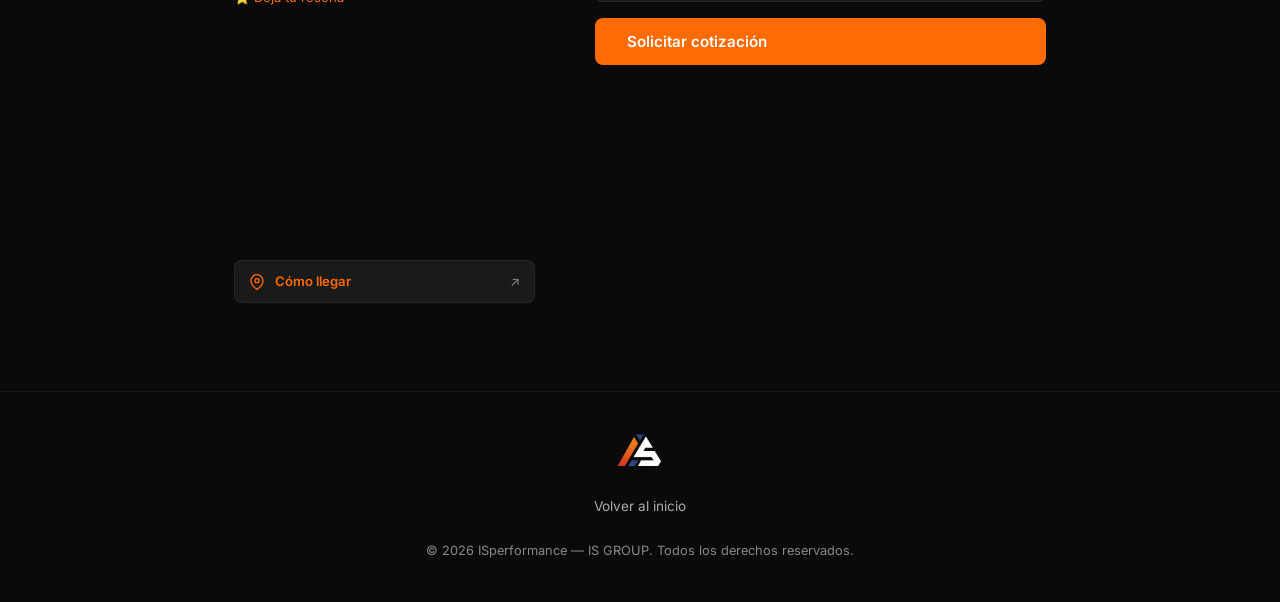
<file: isperformance/index.html>
<!DOCTYPE html>
<html lang="es">
<head>
  <meta charset="UTF-8" />
  <meta name="viewport" content="width=device-width, initial-scale=1.0" />
  <title>ISperformance - Detailing & Equipamiento</title>
  <meta name="description" content="ISperformance - Taller de detailing automotriz y equipamiento." />
  <link rel="preconnect" href="https://fonts.googleapis.com" />
  <link rel="preconnect" href="https://fonts.gstatic.com" crossorigin />
  <link href="https://fonts.googleapis.com/css2?family=Inter:wght@400;500;600;700;800;900&display=swap" rel="stylesheet" />
  <link rel="stylesheet" href="../css/style.css?v=9" />
  <link rel="icon" type="image/png" href="../assets/images/favicon.png" />
</head>
<body class="subpage isperformance-page">

  <!-- NAV -->
  <nav class="navbar">
    <div class="container nav-container">
      <a href="../" class="logo">
        <img src="../assets/images/ISGROUP-pb2.png" alt="IS GROUP" class="logo-img" />
      </a>
      <ul class="nav-links">
        <li><a href="../" class="nav-link">Inicio</a></li>
        <li><a href="#equipos" class="nav-link">Equipos</a></li>
        <li><a href="#servicios" class="nav-link active">Servicios</a></li>
        <li><a href="#contacto" class="nav-link">Contacto</a></li>
      </ul>
    </div>
  </nav>

  <!-- HERO -->
  <section class="page-hero slide-section slide-center">
    <div class="container page-hero-content">
      <div class="page-hero-logo">
        <img src="../assets/images/ISperformanceLogo.png" alt="ISperformance" />
      </div>
      <h1 class="page-hero-title">ISperformance</h1>
      <p class="page-hero-sub">Detailing &amp; Equipamiento</p>
      <p class="page-hero-desc">
        Taller especializado en detailing automotriz profesional,
        pulido, protección cerámica y equipamiento para vehículos.
      </p>
    </div>
    <div class="scroll-hint">
      <svg viewBox="0 0 24 24" fill="none" stroke="currentColor" stroke-width="2"><path d="M12 5v14M5 12l7 7 7-7"/></svg>
      <span>Conoce nuestros servicios</span>
    </div>
  </section>

  <!-- EQUIPOS / TIENDA -->
  <section class="equipos-tienda slide-section slide-top bg-slide-dim reveal" id="equipos">
    <div class="container">
      <div class="section-header">
        <span class="section-tag">Equipamiento</span>
        <h2 class="section-title">Tienda de equipos</h2>
        <p class="section-desc">Busca productos compatibles con tu vehículo.</p>
      </div>

      <div class="filtro-card">
        <div class="filtro-grid">
          <div class="filtro-field">
            <label for="filtro-marca">Marca</label>
            <select id="filtro-marca" disabled>
              <option value="">Cargando...</option>
            </select>
          </div>
          <div class="filtro-field">
            <label for="filtro-modelo">Modelo</label>
            <select id="filtro-modelo" disabled>
              <option value="">Selecciona una marca primero</option>
            </select>
          </div>
          <div class="filtro-field">
            <label for="filtro-ano">Año</label>
            <select id="filtro-ano" disabled>
              <option value="">Selecciona un modelo primero</option>
            </select>
          </div>
          <div class="filtro-actions">
            <button class="btn btn-primary" id="filtro-buscar">
              <svg width="16" height="16" viewBox="0 0 24 24" fill="none" stroke="currentColor" stroke-width="2.5"><circle cx="11" cy="11" r="8"/><path d="m21 21-4.35-4.35"/></svg>
              Buscar
            </button>
            <button class="btn btn-secondary" id="filtro-limpiar">
              <svg width="16" height="16" viewBox="0 0 24 24" fill="none" stroke="currentColor" stroke-width="2"><path d="M3 6h18"/><path d="M8 6V4a2 2 0 0 1 2-2h4a2 2 0 0 1 2 2v2"/><path d="M19 6v14a2 2 0 0 1-2 2H7a2 2 0 0 1-2-2V6"/><path d="M10 11v6"/><path d="M14 11v6"/></svg>
              Limpiar
            </button>
          </div>
        </div>
      </div>

      <div class="equipos-total" id="equipos-total">0 productos</div>

      <div id="equipos-resultados">
        <div class="equipos-empty">
          <svg width="48" height="48" viewBox="0 0 24 24" fill="none" stroke="currentColor" stroke-width="1.5"><path d="M21 21l-6-6m2-5a7 7 0 11-14 0 7 7 0 0114 0z"/></svg>
          <p>Selecciona un vehículo para ver productos compatibles.</p>
        </div>
      </div>
    </div>
  </section>

  <!-- MARCAS / PROVEEDORES -->
  <section class="marcas slide-section" id="marcas">
    <div class="container">
      <div class="marcas-track">
        <div class="marcas-strip">
          <img src="img/logos/BULX15_LOGO.png" alt="BULX15" loading="lazy" />
          <img src="img/logos/LOGO_KEKO.png" alt="Keko" loading="lazy" />
          <img src="img/logos/RETRAX.png" alt="Retrax" loading="lazy" />
          <img src="img/logos/BULX15_LOGO.png" alt="BULX15" loading="lazy" />
          <img src="img/logos/LOGO_KEKO.png" alt="Keko" loading="lazy" />
          <img src="img/logos/RETRAX.png" alt="Retrax" loading="lazy" />
          <img src="img/logos/BULX15_LOGO.png" alt="BULX15" loading="lazy" />
          <img src="img/logos/LOGO_KEKO.png" alt="Keko" loading="lazy" />
          <img src="img/logos/RETRAX.png" alt="Retrax" loading="lazy" />
        </div>
      </div>
    </div>
  </section>

  <!-- SERVICIOS DETAILING -->
  <section class="servicios slide-section slide-top bg-slide-alt reveal" id="servicios">
    <div class="container">
      <div class="section-header">
        <span class="section-tag">Detailing</span>
        <h2 class="section-title">Catálogo de servicios</h2>
        <p class="section-desc">"Cuidado real, resultados visibles"</p>
      </div>

      <div class="size-legend">
        <span class="size-tag">S</span> City Car <span class="size-div">|</span>
        <span class="size-tag">M</span> Sedan / Hatch <span class="size-div">|</span>
        <span class="size-tag">L</span> SUV / Camioneta 4x4 (2 corridas) <span class="size-div">|</span>
        <span class="size-tag">XL</span> Full Size / Van (3 corridas)
      </div>

      <details class="serv-cat-details" open>
        <summary class="serv-cat-summary">
          <div class="serv-cat-summary-left">
            <span class="serv-cat-title">Limpieza</span>
            <span class="serv-cat-resumen">Lavado exterior, descontaminación y limpieza de motor</span>
          </div>
        </summary>
        <div class="servicios-grid">
          <article class="servicio-card">
            <div class="servicio-price">$35k – $55k</div>
            <div class="servicio-icon">
              <svg viewBox="0 0 24 24" fill="none" stroke="currentColor" stroke-width="1.5"><path d="M14.5 2H9l-1 7h8l-.5 4H6l-1 4h13l.5-4H11l.5-4H15l1-7Z"/></svg>
            </div>
            <h3>Core — Limpieza Básica</h3>
            <p>Lavado exterior con espuma activa, limpieza de plásticos y ruedas, aspirado básico, cera de mantención e hidratación de plásticos.</p>
            <div class="servicio-grid-precios">
              <div class="servicio-size-row"><span class="size-label">S</span><span class="price-label">$35k</span></div>
              <div class="servicio-size-row"><span class="size-label">M</span><span class="price-label">$40k</span></div>
              <div class="servicio-size-row"><span class="size-label">L</span><span class="price-label">$45k</span></div>
              <div class="servicio-size-row"><span class="size-label">XL</span><span class="price-label">$55k</span></div>
            </div>
          </article>
          <article class="servicio-card">
            <div class="servicio-price">$50k – $65k</div>
            <div class="servicio-icon">
              <svg viewBox="0 0 24 24" fill="none" stroke="currentColor" stroke-width="1.5"><path d="M12 22s8-4 8-10V5l-8-3-8 3v7c0 6 8 10 8 10z"/></svg>
            </div>
            <h3>Advance — Limpieza Intermedia</h3>
            <p>Limpieza exterior e interior detallada con sellado sintético de pintura (2-3 meses de protección).</p>
            <div class="servicio-grid-precios">
              <div class="servicio-size-row"><span class="size-label">S</span><span class="price-label">$50k</span></div>
              <div class="servicio-size-row"><span class="size-label">M</span><span class="price-label">$55k</span></div>
              <div class="servicio-size-row"><span class="size-label">L</span><span class="price-label">$60k</span></div>
              <div class="servicio-size-row"><span class="size-label">XL</span><span class="price-label">$65k</span></div>
            </div>
          </article>
          <article class="servicio-card">
            <div class="servicio-price">$80k – $100k</div>
            <div class="servicio-icon">
              <svg viewBox="0 0 24 24" fill="none" stroke="currentColor" stroke-width="1.5"><path d="M12 22s8-4 8-10V5l-8-3-8 3v7c0 6 8 10 8 10z"/><path d="M12 8v4"/><circle cx="12" cy="16" r=".5"/></svg>
            </div>
            <h3>Pro — Limpieza Avanzada</h3>
            <p>Limpieza profunda con descontaminación de pintura y protección avanzada con tecnología cerámica (3-6 meses).</p>
            <div class="servicio-grid-precios">
              <div class="servicio-size-row"><span class="size-label">S</span><span class="price-label">$80k</span></div>
              <div class="servicio-size-row"><span class="size-label">M</span><span class="price-label">$90k</span></div>
              <div class="servicio-size-row"><span class="size-label">L</span><span class="price-label">$95k</span></div>
              <div class="servicio-size-row"><span class="size-label">XL</span><span class="price-label">$100k</span></div>
            </div>
          </article>
          <article class="servicio-card">
            <div class="servicio-price">$25k – $45k</div>
            <div class="servicio-icon">
              <svg viewBox="0 0 24 24" fill="none" stroke="currentColor" stroke-width="1.5"><path d="M20.38 3.46 16 2a4 4 0 0 1-8 0L3.62 3.46a2 2 0 0 0-1.34 2.23l.58 3.47a1 1 0 0 0 .99.84H6v10c0 1.1.9 2 2 2h8a2 2 0 0 0 2-2V10h2.15a1 1 0 0 0 .99-.84l.58-3.47a2 2 0 0 0-1.34-2.23z"/></svg>
            </div>
            <h3>Limpieza de Motor</h3>
            <p>Eliminación segura de polvo, grasa y suciedad acumulada. Protección de componentes eléctricos. Acondicionador de plásticos.</p>
            <div class="servicio-grid-precios">
              <div class="servicio-size-row"><span class="size-label">S</span><span class="price-label">$25k</span></div>
              <div class="servicio-size-row"><span class="size-label">M</span><span class="price-label">$30k</span></div>
              <div class="servicio-size-row"><span class="size-label">L</span><span class="price-label">$40k</span></div>
              <div class="servicio-size-row"><span class="size-label">XL</span><span class="price-label">$45k</span></div>
            </div>
          </article>
        </div>
      </details>

      <details class="serv-cat-details">
        <summary class="serv-cat-summary">
          <div class="serv-cat-summary-left">
            <span class="serv-cat-title">Pulido de Pintura</span>
            <span class="serv-cat-resumen">Corrección de barniz y restauración de brillo</span>
          </div>
        </summary>
        <div class="servicios-grid">
          <article class="servicio-card">
            <div class="servicio-price">$120k – $170k</div>
            <div class="servicio-icon">
              <svg viewBox="0 0 24 24" fill="none" stroke="currentColor" stroke-width="1.5"><circle cx="12" cy="12" r="3"/><path d="M12 1v2M12 21v2M4.22 4.22l1.42 1.42M18.36 18.36l1.42 1.42M1 12h2M21 12h2M4.22 19.78l1.42-1.42M18.36 5.64l1.42-1.42"/></svg>
            </div>
            <h3>Pulido Estándar</h3>
            <p>Corrección estética del barniz, eliminación visible de rayas superficiales y mejora notable del brillo. 9-11 hrs. Recomendado con tratamiento cerámico (1-2 años).</p>
            <div class="servicio-grid-precios">
              <div class="servicio-size-row"><span class="size-label">S</span><span class="price-label">$120k</span></div>
              <div class="servicio-size-row"><span class="size-label">M</span><span class="price-label">$140k</span></div>
              <div class="servicio-size-row"><span class="size-label">L</span><span class="price-label">$150k</span></div>
              <div class="servicio-size-row"><span class="size-label">XL</span><span class="price-label">$170k</span></div>
            </div>
          </article>
          <article class="servicio-card">
            <div class="servicio-price">$170k – $230k</div>
            <div class="servicio-icon">
              <svg viewBox="0 0 24 24" fill="none" stroke="currentColor" stroke-width="1.5"><circle cx="12" cy="12" r="3"/><path d="M12 1v2M12 21v2M4.22 4.22l1.42 1.42M18.36 18.36l1.42 1.42M1 12h2M21 12h2M4.22 19.78l1.42-1.42M18.36 5.64l1.42-1.42"/><path d="M12 2L2 7l10 5 10-5-10-5z"/></svg>
            </div>
            <h3>Pulido Premium</h3>
            <p>Corrección avanzada del barniz, reducción de rayas medias y profundas, restauración profunda del brillo. 15-16 hrs. Incluye impermeabilizante de vidrios.</p>
            <div class="servicio-grid-precios">
              <div class="servicio-size-row"><span class="size-label">S</span><span class="price-label">$170k</span></div>
              <div class="servicio-size-row"><span class="size-label">M</span><span class="price-label">$190k</span></div>
              <div class="servicio-size-row"><span class="size-label">L</span><span class="price-label">$210k</span></div>
              <div class="servicio-size-row"><span class="size-label">XL</span><span class="price-label">$230k</span></div>
            </div>
          </article>
        </div>
      </details>

      <details class="serv-cat-details">
        <summary class="serv-cat-summary">
          <div class="serv-cat-summary-left">
            <span class="serv-cat-title">Protección Cerámica</span>
            <span class="serv-cat-resumen">Recubrimientos de 1 a 5 años y mantención periódica</span>
          </div>
        </summary>
        <div class="servicios-grid">
          <article class="servicio-card">
            <div class="servicio-price">$200k – $350k</div>
            <div class="servicio-icon">
              <svg viewBox="0 0 24 24" fill="none" stroke="currentColor" stroke-width="1.5"><path d="M12 22s8-4 8-10V5l-8-3-8 3v7c0 6 8 10 8 10z"/><polygon points="12 2 15.09 8.26 22 9.27 17 14.14 18.18 21.02 12 17.77 5.82 21.02 7 14.14 2 9.27 8.91 8.26 12 2"/></svg>
            </div>
            <h3>Cerámico 1 año</h3>
            <p>Protección cerámica con preparación completa. Incluye pulido de preparación, cerámico para pintura y vidrios. 2-3 días.</p>
            <div class="servicio-grid-precios">
              <div class="servicio-size-row"><span class="size-label">S</span><span class="price-label">$200k</span></div>
              <div class="servicio-size-row"><span class="size-label">M</span><span class="price-label">$250k</span></div>
              <div class="servicio-size-row"><span class="size-label">L</span><span class="price-label">$300k</span></div>
              <div class="servicio-size-row"><span class="size-label">XL</span><span class="price-label">$350k</span></div>
            </div>
          </article>
          <article class="servicio-card">
            <div class="servicio-price">$250k – $400k</div>
            <div class="servicio-icon">
              <svg viewBox="0 0 24 24" fill="none" stroke="currentColor" stroke-width="1.5"><path d="M12 22s8-4 8-10V5l-8-3-8 3v7c0 6 8 10 8 10z"/><polygon points="12 2 15.09 8.26 22 9.27 17 14.14 18.18 21.02 12 17.77 5.82 21.02 7 14.14 2 9.27 8.91 8.26 12 2"/><polygon points="12 2 15.09 8.26 22 9.27 17 14.14 18.18 21.02 12 17.77 5.82 21.02 7 14.14 2 9.27 8.91 8.26 12 2"/></svg>
            </div>
            <h3>Cerámico 2 años</h3>
            <p>Protección extendida con pulido estándar, limpieza de motor y tapiz. Recubrimiento cerámico con duración de 2 años. 2-3 días.</p>
            <div class="servicio-grid-precios">
              <div class="servicio-size-row"><span class="size-label">S</span><span class="price-label">$250k</span></div>
              <div class="servicio-size-row"><span class="size-label">M</span><span class="price-label">$300k</span></div>
              <div class="servicio-size-row"><span class="size-label">L</span><span class="price-label">$350k</span></div>
              <div class="servicio-size-row"><span class="size-label">XL</span><span class="price-label">$400k</span></div>
            </div>
          </article>
          <article class="servicio-card">
            <div class="servicio-price">$300k – $450k</div>
            <div class="servicio-icon">
              <svg viewBox="0 0 24 24" fill="none" stroke="currentColor" stroke-width="1.5"><path d="M12 22s8-4 8-10V5l-8-3-8 3v7c0 6 8 10 8 10z"/><polygon points="12 2 15.09 8.26 22 9.27 17 14.14 18.18 21.02 12 17.77 5.82 21.02 7 14.14 2 9.27 8.91 8.26 12 2"/><polygon points="12 2 15.09 8.26 22 9.27 17 14.14 18.18 21.02 12 17.77 5.82 21.02 7 14.14 2 9.27 8.91 8.26 12 2"/><polygon points="12 2 15.09 8.26 22 9.27 17 14.14 18.18 21.02 12 17.77 5.82 21.02 7 14.14 2 9.27 8.91 8.26 12 2"/></svg>
            </div>
            <h3>Cerámico 5 años</h3>
            <p>Protección máxima con pulido técnico avanzado. Mayor corrección estética y preparación óptima. 3-4 días.</p>
            <div class="servicio-grid-precios">
              <div class="servicio-size-row"><span class="size-label">S</span><span class="price-label">$300k</span></div>
              <div class="servicio-size-row"><span class="size-label">M</span><span class="price-label">$350k</span></div>
              <div class="servicio-size-row"><span class="size-label">L</span><span class="price-label">$400k</span></div>
              <div class="servicio-size-row"><span class="size-label">XL</span><span class="price-label">$450k</span></div>
            </div>
          </article>
          <article class="servicio-card">
            <div class="servicio-price">$45k – $65k</div>
            <div class="servicio-icon">
              <svg viewBox="0 0 24 24" fill="none" stroke="currentColor" stroke-width="1.5"><path d="M12 22s8-4 8-10V5l-8-3-8 3v7c0 6 8 10 8 10z"/><path d="M9 12h6"/><path d="M12 9v6"/></svg>
            </div>
            <h3>Mantención Cerámica</h3>
            <p>Cuidado periódico para extender la vida del tratamiento cerámico. Lavado seguro con shampoo pH neutro, reactivación hidrofóbica. 1.5-2.5 hrs.</p>
            <div class="servicio-grid-precios">
              <div class="servicio-size-row"><span class="size-label">S</span><span class="price-label">$45k</span></div>
              <div class="servicio-size-row"><span class="size-label">M</span><span class="price-label">$50k</span></div>
              <div class="servicio-size-row"><span class="size-label">L</span><span class="price-label">$55k</span></div>
              <div class="servicio-size-row"><span class="size-label">XL</span><span class="price-label">$65k</span></div>
            </div>
          </article>
        </div>
      </details>

      <details class="serv-cat-details">
        <summary class="serv-cat-summary">
          <div class="serv-cat-summary-left">
            <span class="serv-cat-title">Detallado Interior</span>
            <span class="serv-cat-resumen">Limpieza profunda de tapiz, asientos y techo</span>
          </div>
        </summary>
        <div class="servicios-grid">
          <article class="servicio-card">
            <div class="servicio-price">$130k – $200k</div>
            <div class="servicio-icon">
              <svg viewBox="0 0 24 24" fill="none" stroke="currentColor" stroke-width="1.5"><path d="M20 21v-2a4 4 0 0 0-4-4H8a4 4 0 0 0-4 4v2"/><circle cx="12" cy="7" r="4"/></svg>
            </div>
            <h3>Detallado Integral Interior</h3>
            <p>Limpieza profunda y restauración interior: tapiz, asientos, alfombras, cielo, plásticos y eliminación de olores. 1-2 días.</p>
            <div class="servicio-grid-precios">
              <div class="servicio-size-row"><span class="size-label">S</span><span class="price-label">$130k</span></div>
              <div class="servicio-size-row"><span class="size-label">M</span><span class="price-label">$150k</span></div>
              <div class="servicio-size-row"><span class="size-label">L</span><span class="price-label">$170k</span></div>
              <div class="servicio-size-row"><span class="size-label">XL</span><span class="price-label">$200k</span></div>
            </div>
          </article>
          <article class="servicio-card">
            <div class="servicio-price">$260k – $400k</div>
            <div class="servicio-icon">
              <svg viewBox="0 0 24 24" fill="none" stroke="currentColor" stroke-width="1.5"><path d="M12 22s8-4 8-10V5l-8-3-8 3v7c0 6 8 10 8 10z"/><circle cx="12" cy="7" r="4"/></svg>
            </div>
            <h3>Detallado Integral Full</h3>
            <p>Restauración estética completa interior y exterior. Descontaminación, limpieza de motor, asientos, techo y protección cerámica 3-6 meses.</p>
            <div class="servicio-grid-precios">
              <div class="servicio-size-row"><span class="size-label">S</span><span class="price-label">$260k</span></div>
              <div class="servicio-size-row"><span class="size-label">M</span><span class="price-label">$300k</span></div>
              <div class="servicio-size-row"><span class="size-label">L</span><span class="price-label">$340k</span></div>
              <div class="servicio-size-row"><span class="size-label">XL</span><span class="price-label">$400k</span></div>
            </div>
          </article>
          <article class="servicio-card">
            <div class="servicio-price">$80k – $100k</div>
            <div class="servicio-icon">
              <svg viewBox="0 0 24 24" fill="none" stroke="currentColor" stroke-width="1.5"><path d="M19 3H5a2 2 0 0 0-2 2v14a2 2 0 0 0 2 2h14a2 2 0 0 0 2-2V5a2 2 0 0 0-2-2z"/><path d="M9 3v18"/></svg>
            </div>
            <h3>Limpieza Profunda de Asientos</h3>
            <p>Lavado y extracción de asientos con bactericida, eliminación de manchas y olores. Acondicionador de cuero si aplica.</p>
            <div class="servicio-grid-precios one-row">
              <div class="servicio-size-row"><span class="size-label">2 corridas</span><span class="price-label">$80k</span></div>
              <div class="servicio-size-row"><span class="size-label">3 corridas</span><span class="price-label">$100k</span></div>
            </div>
          </article>
          <article class="servicio-card">
            <div class="servicio-price">Desde $40k</div>
            <div class="servicio-icon">
              <svg viewBox="0 0 24 24" fill="none" stroke="currentColor" stroke-width="1.5"><path d="M2 22 16 8"/><path d="M8 8a6 6 0 0 0 6-6"/><path d="M6 6a4 4 0 0 0 4-4"/></svg>
            </div>
            <h3>Tratamiento Interior de Techo</h3>
            <p>Limpieza cuidadosa del techo con productos seguros para telas delicadas. Sellado textil hidrorrepelente opcional.</p>
            <div class="servicio-grid-precios one-row">
              <div class="servicio-size-row"><span class="size-label">Limpieza</span><span class="price-label">$40k</span></div>
              <div class="servicio-size-row"><span class="size-label">+ Protección</span><span class="price-label">$70k</span></div>
            </div>
          </article>
        </div>
      </details>

      <details class="serv-cat-details">
        <summary class="serv-cat-summary">
          <div class="serv-cat-summary-left">
            <span class="serv-cat-title">Especiales</span>
            <span class="serv-cat-resumen">Tratamiento de vidrios y preparación para la venta</span>
          </div>
        </summary>
        <div class="servicios-grid">
          <article class="servicio-card">
            <div class="servicio-price">$30k – $70k</div>
            <div class="servicio-icon">
              <svg viewBox="0 0 24 24" fill="none" stroke="currentColor" stroke-width="1.5"><rect x="2" y="3" width="20" height="14" rx="2"/><path d="M8 21h8"/><path d="M12 17v4"/></svg>
            </div>
            <h3>Tratamiento de Vidrios</h3>
            <p>Limpieza profunda + sellado cerámico hidrorrepelente. Mejora visibilidad bajo lluvia. Parabrisas: $20k, laterales: $5k c/u.</p>
            <div class="servicio-grid-precios three-col">
              <div class="servicio-size-row"><span class="size-label">4 vidrios</span><span class="price-label">$30k</span></div>
              <div class="servicio-size-row"><span class="size-label">6 vidrios</span><span class="price-label">$40k</span></div>
              <div class="servicio-size-row"><span class="size-label">8 vidrios</span><span class="price-label">$70k</span></div>
            </div>
          </article>
          <article class="servicio-card">
            <div class="servicio-price">$90k – $150k</div>
            <div class="servicio-icon">
              <svg viewBox="0 0 24 24" fill="none" stroke="currentColor" stroke-width="1.5"><path d="M21 10c0 7-9 13-9 13s-9-6-9-13a9 9 0 0 1 18 0z"/><circle cx="12" cy="10" r="3"/></svg>
            </div>
            <h3>Preparación para la Venta</h3>
            <p>Mejora la presentación del vehículo: lavado detallado, pulido rápido de realce, limpieza de motor y encerado con máquina DA.</p>
            <div class="servicio-grid-precios">
              <div class="servicio-size-row"><span class="size-label">S</span><span class="price-label">$90k</span></div>
              <div class="servicio-size-row"><span class="size-label">M</span><span class="price-label">$110k</span></div>
              <div class="servicio-size-row"><span class="size-label">L</span><span class="price-label">$130k</span></div>
              <div class="servicio-size-row"><span class="size-label">XL</span><span class="price-label">$150k</span></div>
            </div>
          </article>
        </div>
      </details>

    </div>
  </section>

  <!-- CONTACTO -->
  <section class="contacto slide-section slide-center bg-slide-dark reveal" id="contacto">
    <div class="container">
      <div class="section-header">
        <span class="section-tag">Contacto</span>
        <h2 class="section-title">Agenda tu servicio</h2>
      </div>
      <div class="contacto-grid">
        <div class="contacto-info">
          <div class="contacto-item">
            <svg width="20" height="20" viewBox="0 0 24 24" fill="none" stroke="currentColor" stroke-width="2"><path d="M4 4h16c1.1 0 2 .9 2 2v12c0 1.1-.9 2-2 2H4c-1.1 0-2-.9-2-2V6c0-1.1.9-2 2-2z"/><polyline points="22,6 12,13 2,6"/></svg>
            <span>4x4.lsperformance@gmail.com</span>
          </div>
          <div class="contacto-item">
            <svg width="20" height="20" viewBox="0 0 24 24" fill="none" stroke="currentColor" stroke-width="2"><path d="M22 16.92v3a2 2 0 0 1-2.18 2 19.79 19.79 0 0 1-8.63-3.07 19.5 19.5 0 0 1-6-6 19.79 19.79 0 0 1-3.07-8.67A2 2 0 0 1 4.11 2h3a2 2 0 0 1 2 1.72 12.84 12.84 0 0 0 .7 2.81 2 2 0 0 1-.45 2.11L8.09 9.91a16 16 0 0 0 6 6l1.27-1.27a2 2 0 0 1 2.11-.45 12.84 12.84 0 0 0 2.81.7A2 2 0 0 1 22 16.92z"/></svg>
            <span>+56 9 8561 5636</span>
          </div>
          <div class="contacto-item">
            <svg width="20" height="20" viewBox="0 0 24 24" fill="none" stroke="currentColor" stroke-width="2"><path d="M21 10c0 7-9 13-9 13s-9-6-9-13a9 9 0 0 1 18 0z"/><circle cx="12" cy="10" r="3"/></svg>
            <span>Calle Italia #1965, Puerto Montt, Chile</span>
          </div>
          <div class="contacto-social">
            <a href="https://wa.me/56985615636" target="_blank" rel="noopener noreferrer" class="social-link" title="WhatsApp">
              <svg width="20" height="20" viewBox="0 0 24 24" fill="currentColor"><path d="M17.472 14.382c-.297-.149-1.758-.867-2.03-.967-.273-.099-.471-.148-.67.15-.197.297-.767.966-.94 1.164-.173.199-.347.223-.644.075-.297-.15-1.255-.463-2.39-1.475-.883-.788-1.48-1.761-1.653-2.059-.173-.297-.018-.458.13-.606.134-.133.298-.347.446-.52.149-.174.198-.298.298-.497.099-.198.05-.371-.025-.52-.075-.149-.669-1.612-.916-2.207-.242-.579-.487-.5-.669-.51-.173-.008-.371-.01-.57-.01-.198 0-.52.074-.792.372-.272.297-1.04 1.016-1.04 2.479 0 1.462 1.065 2.875 1.213 3.074.149.198 2.096 3.2 5.077 4.487.709.306 1.262.489 1.694.625.712.227 1.36.195 1.871.118.571-.085 1.758-.719 2.006-1.413.248-.694.248-1.289.173-1.413-.074-.124-.272-.198-.57-.347m-5.421 7.403h-.004a9.87 9.87 0 01-5.031-1.378l-.361-.214-3.741.982.998-3.648-.235-.374a9.86 9.86 0 01-1.51-5.26c.001-5.45 4.436-9.884 9.888-9.884 2.64 0 5.122 1.03 6.988 2.898a9.825 9.825 0 012.893 6.994c-.003 5.45-4.437 9.884-9.885 9.884m8.413-18.297A11.815 11.815 0 0012.05 0C5.495 0 .16 5.335.157 11.892c0 2.096.547 4.142 1.588 5.945L.057 24l6.305-1.654a11.882 11.882 0 005.683 1.448h.005c6.554 0 11.89-5.335 11.893-11.893a11.821 11.821 0 00-3.48-8.413z"/></svg>
            </a>
            <a href="https://www.instagram.com/lsperformance.pm/" target="_blank" rel="noopener noreferrer" class="social-link" title="Instagram">
              <svg width="20" height="20" viewBox="0 0 24 24" fill="currentColor"><path d="M12 2.163c3.204 0 3.584.012 4.85.07 3.252.148 4.771 1.691 4.919 4.919.058 1.265.069 1.645.069 4.849 0 3.205-.012 3.584-.069 4.849-.149 3.225-1.664 4.771-4.919 4.919-1.266.058-1.644.07-4.85.07-3.204 0-3.584-.012-4.849-.07-3.26-.149-4.771-1.699-4.919-4.92-.058-1.265-.07-1.644-.07-4.849 0-3.204.013-3.583.07-4.849.149-3.227 1.664-4.771 4.919-4.919 1.266-.057 1.645-.069 4.849-.069zM12 0C8.741 0 8.333.014 7.053.072 2.695.272.273 2.69.073 7.052.014 8.333 0 8.741 0 12c0 3.259.014 3.668.072 4.948.2 4.358 2.618 6.78 6.98 6.98C8.333 23.986 8.741 24 12 24c3.259 0 3.668-.014 4.948-.072 4.354-.2 6.782-2.618 6.979-6.98.059-1.28.073-1.689.073-4.948 0-3.259-.014-3.667-.072-4.947-.196-4.354-2.617-6.78-6.979-6.98C15.668.014 15.259 0 12 0zm0 5.838c-3.403 0-6.162 2.759-6.162 6.162S8.597 18.162 12 18.162 18.162 15.403 18.162 12 15.403 5.838 12 5.838zm0 10.162c-2.209 0-4-1.79-4-4 0-2.209 1.791-4 4-4s4 1.791 4 4c0 2.21-1.791 4-4 4zm6.406-11.845c-.796 0-1.441.645-1.441 1.44s.645 1.44 1.441 1.44c.795 0 1.439-.645 1.439-1.44s-.644-1.44-1.439-1.44z"/></svg>
            </a>
            <a href="https://www.tiktok.com/@isperformanceptomontt" target="_blank" rel="noopener noreferrer" class="social-link" title="TikTok">
              <svg width="20" height="20" viewBox="0 0 24 24" fill="currentColor"><path d="M12.525.02c1.31-.02 2.61-.01 3.91-.02.08 1.53.63 3.09 1.75 4.17 1.12 1.11 2.7 1.62 4.24 1.79v4.03c-1.44-.05-2.89-.35-4.2-.97-.57-.26-1.1-.59-1.62-.93-.01 2.92.01 5.84-.02 8.75-.08 1.4-.54 2.79-1.35 3.94-1.31 1.92-3.58 3.17-5.91 3.21-1.43.08-2.86-.31-4.08-1.03-2.02-1.19-3.44-3.37-3.65-5.71-.02-.5-.03-1-.01-1.49.18-1.9 1.12-3.72 2.58-4.96 1.66-1.44 3.98-2.13 6.15-1.72.02 1.48-.04 2.96-.04 4.44-.99-.32-2.15-.23-3.02.37-.63.41-1.11 1.04-1.36 1.75-.21.51-.15 1.07-.14 1.61.24 1.64 1.82 3.02 3.5 2.87 1.12-.01 2.19-.66 2.77-1.61.19-.33.4-.67.41-1.06.1-1.79.06-3.57.07-5.36.01-4.03-.01-8.05.02-12.07z"/></svg>
            </a>
            <a href="https://www.facebook.com/profile.php?id=61585534560813" target="_blank" rel="noopener noreferrer" class="social-link" title="Facebook">
              <svg width="20" height="20" viewBox="0 0 24 24" fill="currentColor"><path d="M24 12.073c0-6.627-5.373-12-12-12s-12 5.373-12 12c0 5.99 4.388 10.954 10.125 11.854v-8.385H7.078v-3.47h3.047V9.43c0-3.007 1.792-4.669 4.533-4.669 1.312 0 2.686.235 2.686.235v2.953H15.83c-1.491 0-1.956.925-1.956 1.874v2.25h3.328l-.532 3.47h-2.796v8.385C19.612 23.027 24 18.062 24 12.073z"/></svg>
            </a>
            <a href="https://linktr.ee/isperformance.pm" target="_blank" rel="noopener noreferrer" class="social-link" title="Linktree">
              <svg width="20" height="20" viewBox="0 0 24 24" fill="none" stroke="currentColor" stroke-width="2"><path d="M10 13a5 5 0 0 0 7.54.54l3-3a5 5 0 0 0-7.07-7.07l-1.72 1.71"/><path d="M14 11a5 5 0 0 0-7.54-.54l-3 3a5 5 0 0 0 7.07 7.07l1.71-1.71"/></svg>
            </a>
          </div>
          <p style="font-size:0.82rem;color:var(--gray-400);margin-top:8px;display:flex;gap:8px;flex-wrap:wrap;">
            <a href="https://share.google/ZZUDD11KU1LqO59Zy" target="_blank" rel="noopener noreferrer" style="color:var(--orange-500);">⭐ Deja tu reseña</a>
          </p>
          <div class="contacto-mapa">
            <iframe src="https://www.google.com/maps?q=Calle+Italia+%231965+Puerto+Montt+Chile&output=embed" loading="lazy" title="Mapa de ubicación"></iframe>
            <a href="https://www.google.com/maps/dir//Calle+Italia+%231965+Puerto+Montt+Chile" target="_blank" rel="noopener noreferrer" class="contacto-mapa-link">
              <svg width="16" height="16" viewBox="0 0 24 24" fill="none" stroke="currentColor" stroke-width="2"><path d="M21 10c0 7-9 13-9 13s-9-6-9-13a9 9 0 0 1 18 0z"/><circle cx="12" cy="10" r="3"/></svg>
              Cómo llegar
              <span>↗</span>
            </a>
          </div>
        </div>
        <form class="contacto-form">
          <input type="text" placeholder="Tu nombre" required />
          <input type="email" placeholder="Tu correo" required />
          <textarea rows="4" placeholder="Describe tu vehículo y el servicio que buscas..." required></textarea>
          <button type="submit" class="btn btn-primary">Solicitar cotización</button>
        </form>
      </div>
    </div>
  </section>

  <!-- FOOTER -->
  <footer class="footer">
    <div class="container footer-content">
      <div class="footer-brand">
        <img src="../assets/images/ISGROUP-pb2.png" alt="IS GROUP" class="logo-img" />
      </div>
      <div class="footer-links">
        <a href="../" class="footer-link">Volver al inicio</a>
      </div>
      <p class="footer-copy">© 2026 ISperformance — IS GROUP. Todos los derechos reservados.</p>
    </div>
  </footer>

  <script src="../js/main.js?v=9"></script>
  <script src="js/productos.js?v=9"></script>
  <script src="js/filtros.js?v=9"></script>
</body>
</html>
</file>
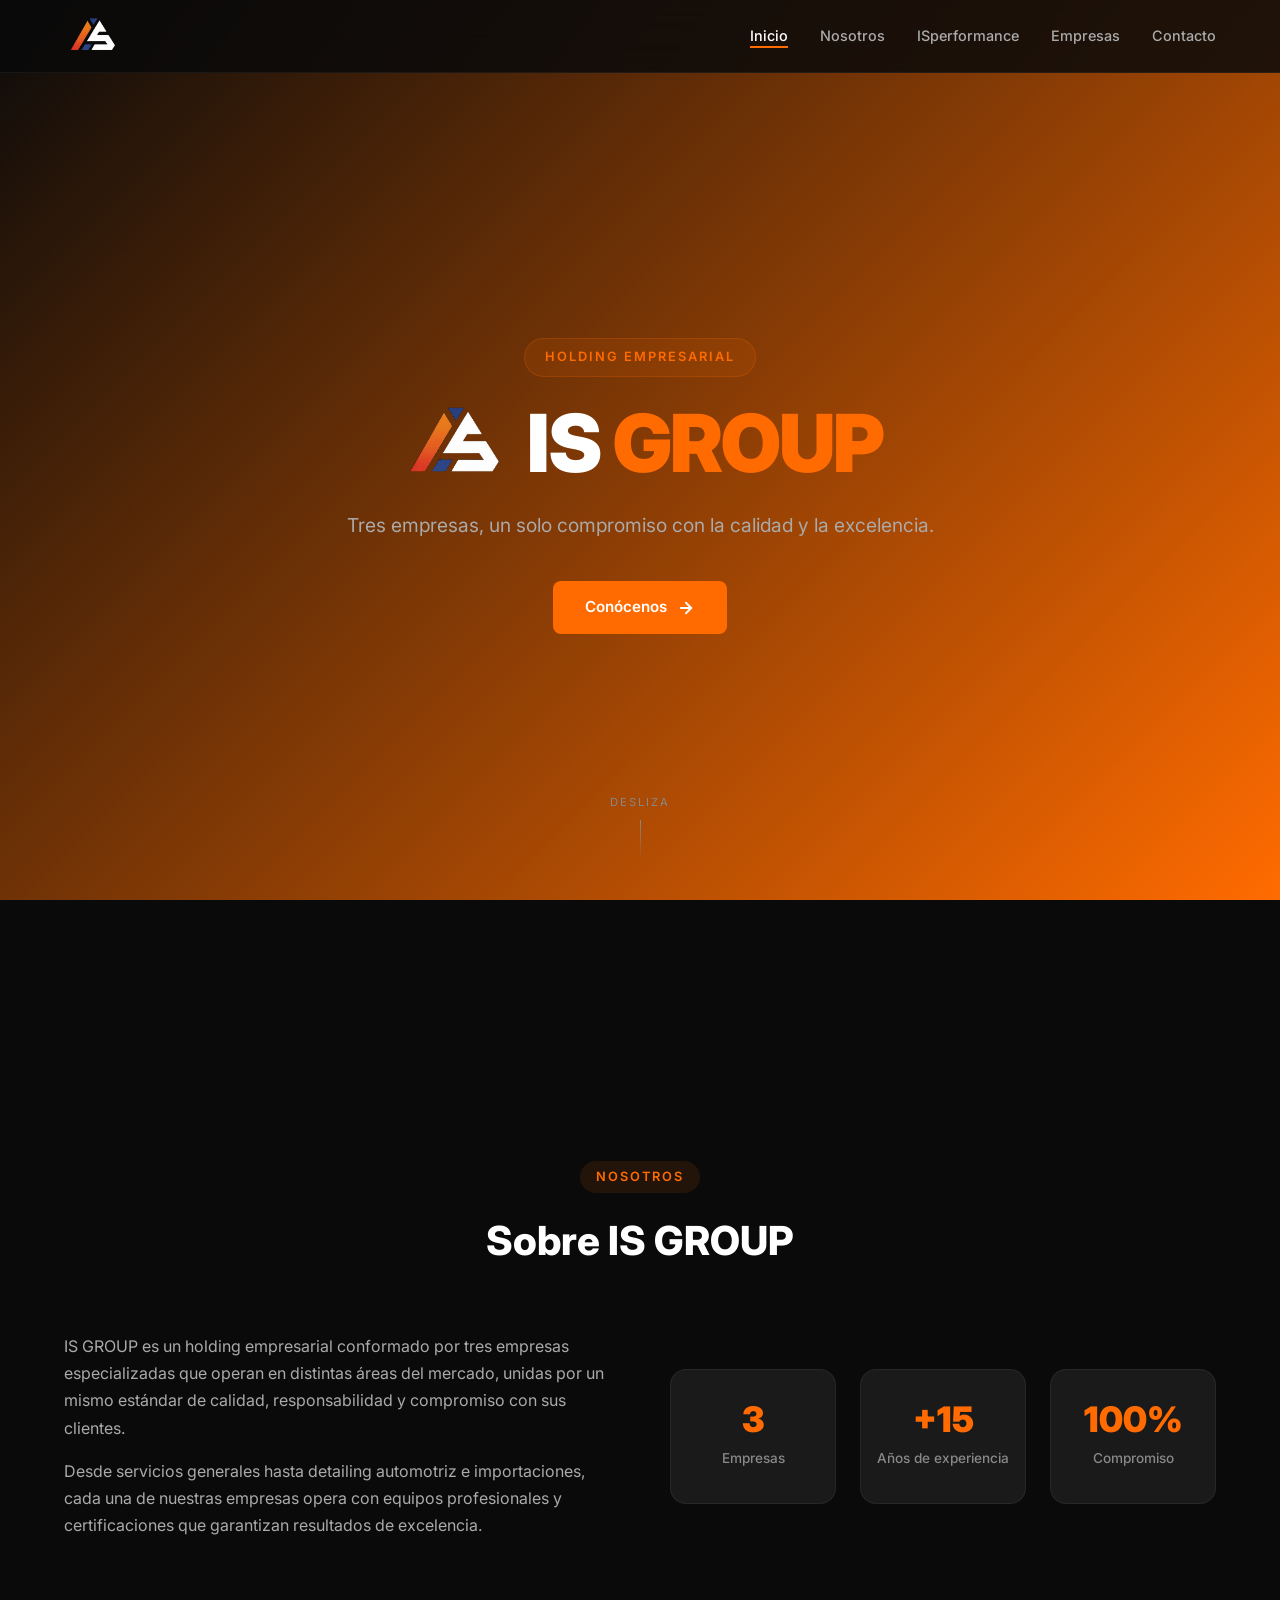
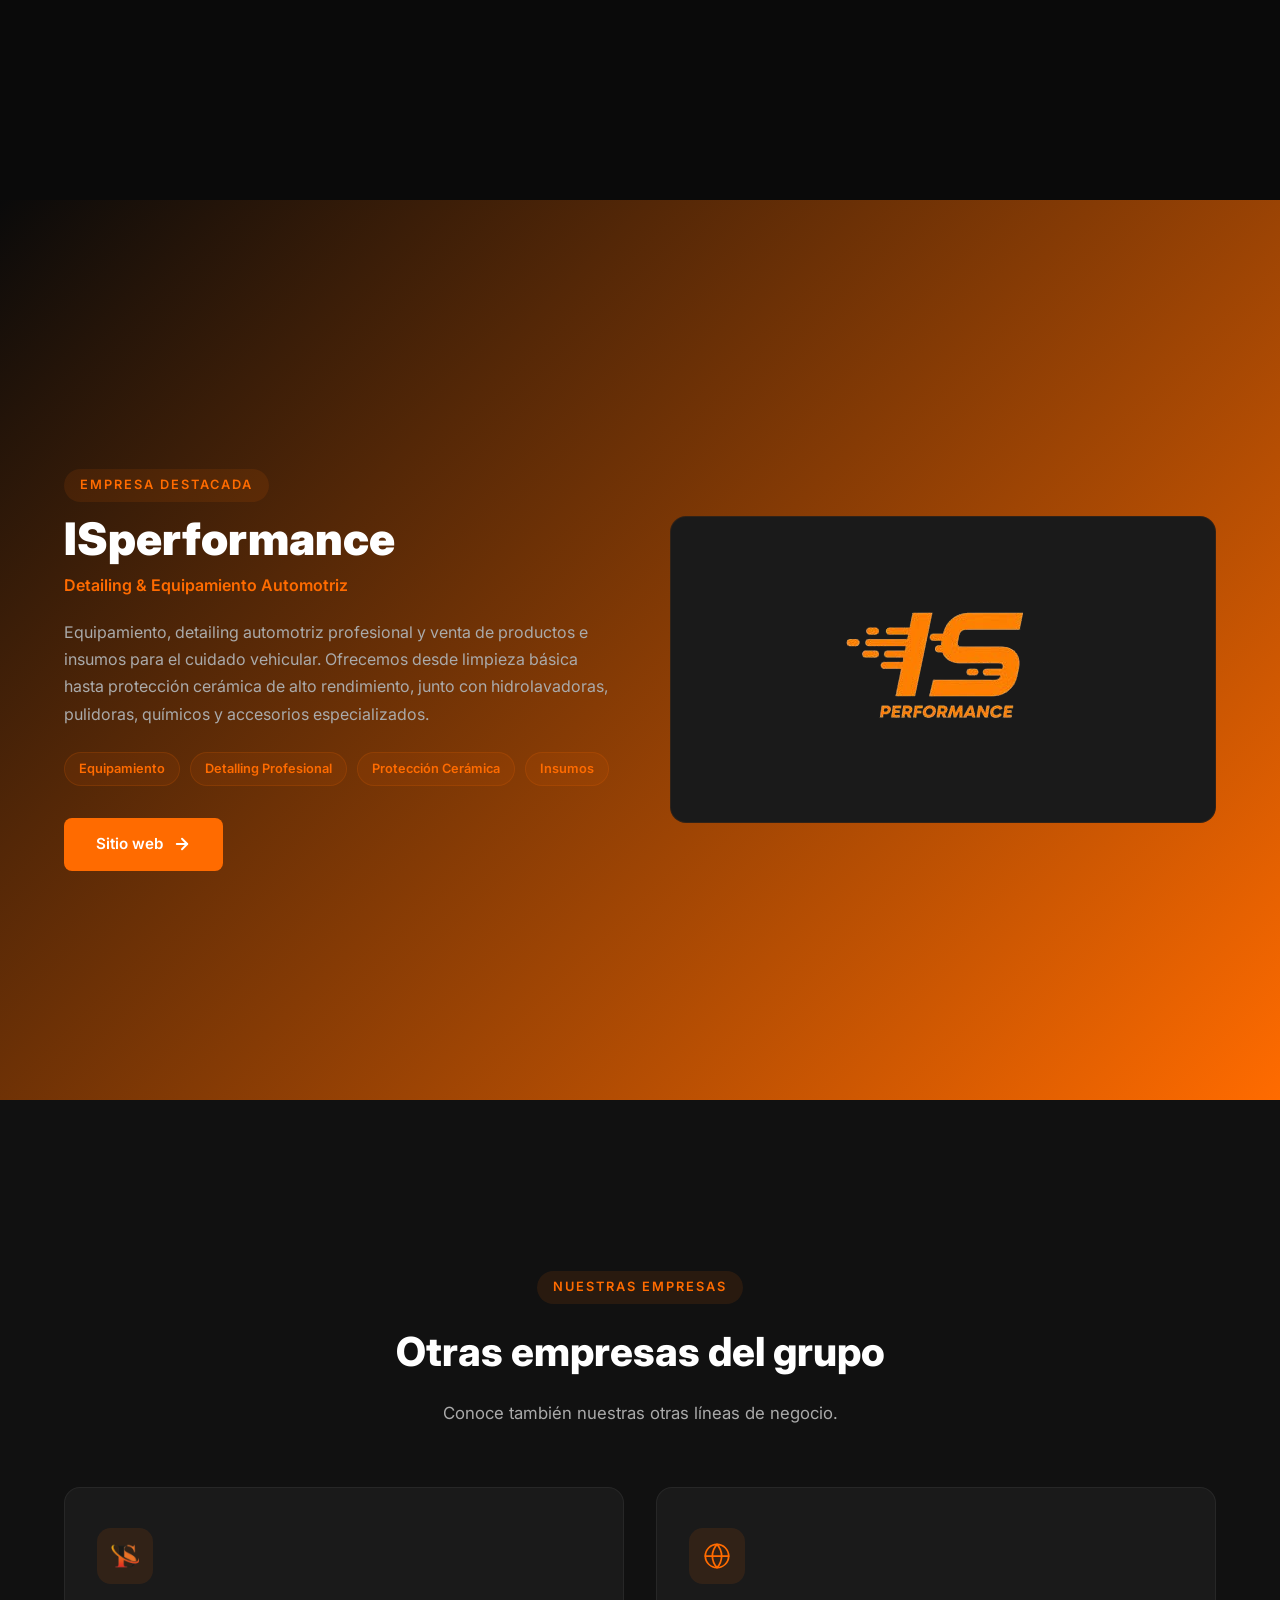
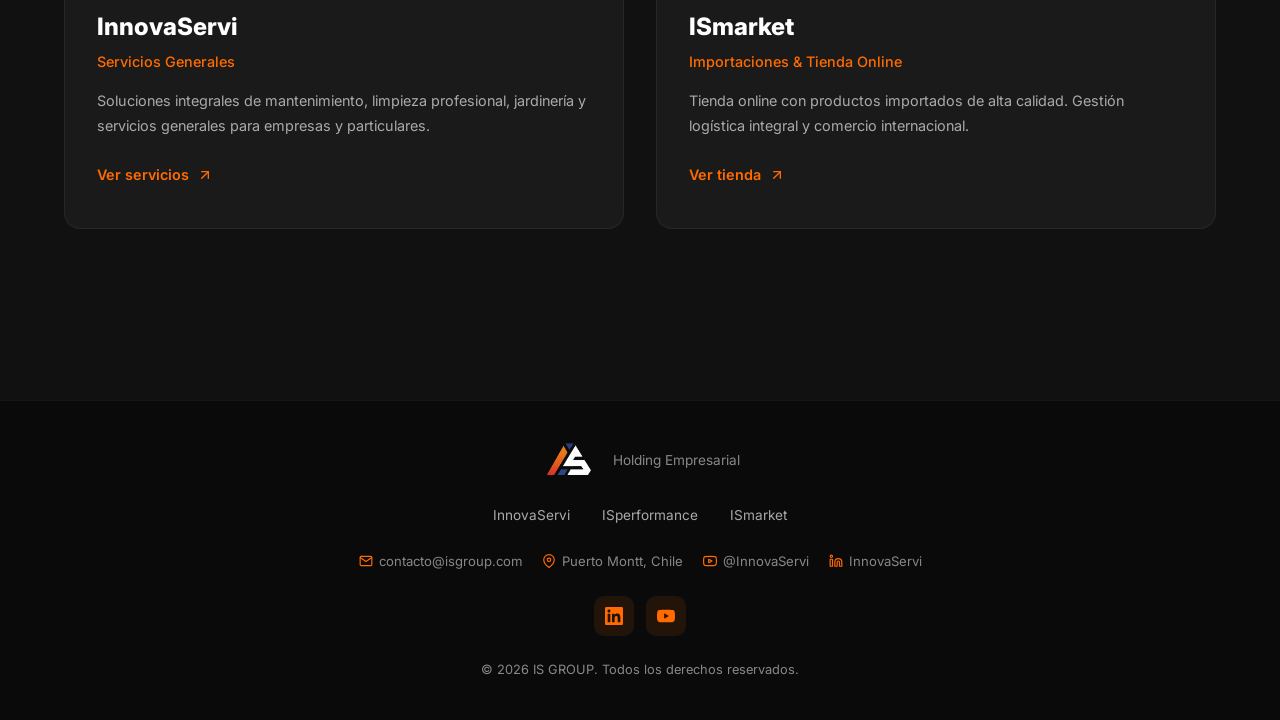
<file: web/index.html>
<!DOCTYPE html>
<html lang="es">
<head>
  <meta charset="UTF-8" />
  <meta name="viewport" content="width=device-width, initial-scale=1.0" />
  <title>IS GROUP</title>
  <meta name="description" content="IS GROUP - Holding empresarial: InnovaServi, ISperformance e ISmarket. Conoce nuestras empresas." />
  <link rel="preconnect" href="https://fonts.googleapis.com" />
  <link rel="preconnect" href="https://fonts.gstatic.com" crossorigin />
  <link href="https://fonts.googleapis.com/css2?family=Inter:wght@400;500;600;700;800;900&display=swap" rel="stylesheet" />
  <link rel="stylesheet" href="css/style.css" />
  <link rel="icon" type="image/png" href="assets/images/favicon.png" />
</head>
<body>

  <!-- NAV -->
  <nav class="navbar">
    <div class="container nav-container">
      <a href="#" class="logo">
        <img src="assets/images/ISGROUP-pb2.png" alt="IS GROUP" class="logo-img" />
      </a>
      <button class="menu-toggle" id="menuToggle" aria-label="Abrir menú">
        <span></span><span></span><span></span>
      </button>
      <ul class="nav-links" id="navLinks">
        <li><a href="#hero" class="nav-link active">Inicio</a></li>
        <li><a href="#nosotros" class="nav-link">Nosotros</a></li>
        <li><a href="#isperformance" class="nav-link">ISperformance</a></li>
        <li><a href="#empresas" class="nav-link">Empresas</a></li>
        <li><a href="#contacto" class="nav-link">Contacto</a></li>
      </ul>
    </div>
  </nav>

  <!-- HERO -->
  <section class="hero section-gradient" id="hero">
    <div class="container hero-content">
      <span class="hero-badge">Holding Empresarial</span>
      <h1 class="hero-title">
        <img src="assets/images/ISGROUP-pb2.png" alt="IS GROUP" class="hero-logo" />
        IS <span class="highlight">GROUP</span>
      </h1>
      <p class="hero-subtitle">
        Tres empresas, un solo compromiso con la calidad y la excelencia.
      </p>
      <a href="#nosotros" class="btn btn-primary">
        Conócenos
        <svg width="18" height="18" viewBox="0 0 24 24" fill="none" stroke="currentColor" stroke-width="2.5" stroke-linecap="round" stroke-linejoin="round"><path d="M5 12h14"/><path d="m12 5 7 7-7 7"/></svg>
      </a>
    </div>
    <div class="hero-scroll">
      <span>Desliza</span>
      <div class="scroll-line"></div>
    </div>
  </section>

  <!-- NOSOTROS -->
  <section class="nosotros reveal" id="nosotros">
    <div class="container">
      <div class="section-header">
        <span class="section-tag">Nosotros</span>
        <h2 class="section-title">Sobre IS GROUP</h2>
      </div>
      <div class="nosotros-content">
        <div class="nosotros-text">
          <p>
            IS GROUP es un holding empresarial conformado por tres empresas
            especializadas que operan en distintas áreas del mercado, unidas
            por un mismo estándar de calidad, responsabilidad y compromiso
            con sus clientes.
          </p>
          <p>
            Desde servicios generales hasta detailing automotriz e importaciones,
            cada una de nuestras empresas opera con equipos profesionales y
            certificaciones que garantizan resultados de excelencia.
          </p>
        </div>
        <div class="nosotros-stats">
          <div class="stat-item">
            <span class="stat-number">3</span>
            <span class="stat-label">Empresas</span>
          </div>
          <div class="stat-item">
            <span class="stat-number">+15</span>
            <span class="stat-label">Años de experiencia</span>
          </div>
          <div class="stat-item">
            <span class="stat-number">100%</span>
            <span class="stat-label">Compromiso</span>
          </div>
        </div>
      </div>
    </div>
  </section>

  <!-- ISPERFORMANCE DESTACADO -->
  <section class="isp-destacado slide-section slide-top bg-slide-dark reveal section-gradient" id="isperformance">
    <div class="container">
      <div class="isp-destacado-grid">
        <div class="isp-destacado-info">
          <span class="section-tag">Empresa destacada</span>
          <h2 class="isp-destacado-title">ISperformance</h2>
          <p class="isp-destacado-sub">Detailing &amp; Equipamiento Automotriz</p>
          <p class="isp-destacado-desc">
            Equipamiento, detailing automotriz profesional y venta de
            productos e insumos para el cuidado vehicular. Ofrecemos
            desde limpieza básica hasta protección cerámica de alto
            rendimiento, junto con hidrolavadoras, pulidoras, químicos
            y accesorios especializados.
          </p>
          <div class="isp-destacado-features">
            <span class="feature-tag">Equipamiento</span>
            <span class="feature-tag">Detalling Profesional</span>
            <span class="feature-tag">Protección Cerámica</span>
            <span class="feature-tag">Insumos</span>
          </div>
          <a href="isperformance/index.html" class="btn btn-primary">
            Sitio web
            <svg width="18" height="18" viewBox="0 0 24 24" fill="none" stroke="currentColor" stroke-width="2.5" stroke-linecap="round" stroke-linejoin="round"><path d="M5 12h14"/><path d="m12 5 7 7-7 7"/></svg>
          </a>
        </div>
        <div class="isp-destacado-img">
          <div class="isp-img-card isp-img-card--single">
            <img src="assets/images/ISperformanceLogo.png" alt="ISperformance" />
          </div>
        </div>
      </div>
    </div>
  </section>

  <!-- EMPRESAS -->
  <section class="empresas reveal" id="empresas">
    <div class="container">
      <div class="section-header">
        <span class="section-tag">Nuestras empresas</span>
        <h2 class="section-title">Otras empresas del grupo</h2>
        <p class="section-desc">
          Conoce también nuestras otras líneas de negocio.
        </p>
      </div>

      <div class="cards-grid cards-grid--two">

        <!-- InnovaServi -->
        <article class="card">
          <a href="innovaservi/index.html" class="card-icon-link">
            <div class="card-icon" style="--card-color: #FF6B00;">
              <img src="assets/images/InnovaLOGO.png" alt="InnovaServi" />
            </div>
          </a>
          <div class="card-body">
            <h3 class="card-title">InnovaServi</h3>
            <p class="card-sub">Servicios Generales</p>
            <p class="card-text">
              Soluciones integrales de mantenimiento, limpieza profesional,
              jardinería y servicios generales para empresas y particulares.
            </p>
            <a href="innovaservi/index.html" class="card-link">
              Ver servicios
              <svg width="16" height="16" viewBox="0 0 24 24" fill="none" stroke="currentColor" stroke-width="2" stroke-linecap="round" stroke-linejoin="round"><path d="M7 17 17 7"/><path d="M7 7h10v10"/></svg>
            </a>
          </div>
        </article>

        <!-- ISmarket -->
        <article class="card">
          <a href="ismarket/index.html" class="card-icon-link">
            <div class="card-icon" style="--card-color: #FF6B00;">
              <svg viewBox="0 0 24 24" fill="none" stroke="currentColor" stroke-width="1.5" stroke-linecap="round" stroke-linejoin="round">
                <circle cx="12" cy="12" r="10"/>
                <path d="M2 12h20"/>
                <path d="M12 2a15.3 15.3 0 0 1 4 10 15.3 15.3 0 0 1-4 10 15.3 15.3 0 0 1-4-10 15.3 15.3 0 0 1 4-10z"/>
              </svg>
            </div>
          </a>
          <div class="card-body">
            <h3 class="card-title">ISmarket</h3>
            <p class="card-sub">Importaciones &amp; Tienda Online</p>
            <p class="card-text">
              Tienda online con productos importados de alta calidad.
              Gestión logística integral y comercio internacional.
            </p>
            <a href="ismarket/index.html" class="card-link">
              Ver tienda
              <svg width="16" height="16" viewBox="0 0 24 24" fill="none" stroke="currentColor" stroke-width="2" stroke-linecap="round" stroke-linejoin="round"><path d="M7 17 17 7"/><path d="M7 7h10v10"/></svg>
            </a>
          </div>
        </article>

      </div>
    </div>
  </section>

  <!-- FOOTER (incluye contacto) -->
  <footer class="footer" id="contacto">
    <div class="container footer-content">
      <div class="footer-brand">
        <img src="assets/images/ISGROUP-pb2.png" alt="IS GROUP" class="logo-img" />
        <p>Holding Empresarial</p>
      </div>
      <div class="footer-links">
        <a href="innovaservi/index.html" class="footer-link">InnovaServi</a>
        <a href="isperformance/index.html" class="footer-link">ISperformance</a>
        <a href="ismarket/index.html" class="footer-link">ISmarket</a>
      </div>
      <div class="footer-contact">
        <a href="mailto:contacto@isgroup.com" class="footer-contact-item">
          <svg width="14" height="14" viewBox="0 0 24 24" fill="none" stroke="currentColor" stroke-width="2" stroke-linecap="round" stroke-linejoin="round"><path d="M4 4h16c1.1 0 2 .9 2 2v12c0 1.1-.9 2-2 2H4c-1.1 0-2-.9-2-2V6c0-1.1.9-2 2-2z"/><polyline points="22,6 12,13 2,6"/></svg>
          contacto@isgroup.com
        </a>
        <span class="footer-contact-item">
          <svg width="14" height="14" viewBox="0 0 24 24" fill="none" stroke="currentColor" stroke-width="2" stroke-linecap="round" stroke-linejoin="round"><path d="M21 10c0 7-9 13-9 13s-9-6-9-13a9 9 0 0 1 18 0z"/><circle cx="12" cy="10" r="3"/></svg>
          Puerto Montt, Chile
        </span>
        <a href="https://www.youtube.com/@InnovaServi" target="_blank" rel="noopener noreferrer" class="footer-contact-item">
          <svg width="14" height="14" viewBox="0 0 24 24" fill="none" stroke="currentColor" stroke-width="2" stroke-linecap="round" stroke-linejoin="round"><path d="M22.54 6.42a2.78 2.78 0 0 0-1.94-2C18.88 4 12 4 12 4s-6.88 0-8.6.46a2.78 2.78 0 0 0-1.94 2A29 29 0 0 0 1 12a29 29 0 0 0 .46 5.58 2.78 2.78 0 0 0 1.94 2C5.12 20 12 20 12 20s6.88 0 8.6-.46a2.78 2.78 0 0 0 1.94-2A29 29 0 0 0 23 12a29 29 0 0 0-.46-5.58z"/><polygon points="9.75 15.02 9.75 8.97 15.5 12 9.75 15.02"/></svg>
          @InnovaServi
        </a>
        <a href="https://www.linkedin.com/company/innova-servi/" target="_blank" rel="noopener noreferrer" class="footer-contact-item">
          <svg width="14" height="14" viewBox="0 0 24 24" fill="none" stroke="currentColor" stroke-width="2" stroke-linecap="round" stroke-linejoin="round"><path d="M16 8a6 6 0 0 1 6 6v7h-4v-7a2 2 0 0 0-2-2 2 2 0 0 0-2 2v7h-4v-7a6 6 0 0 1 6-6z"/><rect width="4" height="12" x="2" y="9"/><circle cx="4" cy="4" r="2"/></svg>
          InnovaServi
        </a>
      </div>
      <div class="footer-social">
        <a href="https://www.linkedin.com/company/innova-servi/" target="_blank" rel="noopener noreferrer" class="social-link" title="LinkedIn">
          <svg width="18" height="18" viewBox="0 0 24 24" fill="currentColor"><path d="M20.447 20.452h-3.554v-5.569c0-1.328-.027-3.037-1.852-3.037-1.853 0-2.136 1.445-2.136 2.939v5.667H9.351V9h3.414v1.561h.046c.477-.9 1.637-1.85 3.37-1.85 3.601 0 4.267 2.37 4.267 5.455v6.286zM5.337 7.433c-1.144 0-2.063-.926-2.063-2.065 0-1.138.92-2.063 2.063-2.063 1.14 0 2.064.925 2.064 2.063 0 1.139-.925 2.065-2.064 2.065zm1.782 13.019H3.555V9h3.564v11.452zM22.225 0H1.771C.792 0 0 .774 0 1.729v20.542C0 23.227.792 24 1.771 24h20.451C23.2 24 24 23.227 24 22.271V1.729C24 .774 23.2 0 22.222 0h.003z"/></svg>
        </a>
        <a href="https://www.youtube.com/@InnovaServi" target="_blank" rel="noopener noreferrer" class="social-link" title="YouTube">
          <svg width="18" height="18" viewBox="0 0 24 24" fill="currentColor"><path d="M23.498 6.186a3.016 3.016 0 0 0-2.122-2.136C19.505 3.545 12 3.545 12 3.545s-7.505 0-9.377.505A3.017 3.017 0 0 0 .502 6.186C0 8.07 0 12 0 12s0 3.93.502 5.814a3.016 3.016 0 0 0 2.122 2.136c1.871.505 9.376.505 9.376.505s7.505 0 9.377-.505a3.015 3.015 0 0 0 2.122-2.136C24 15.93 24 12 24 12s0-3.93-.502-5.814zM9.545 15.568V8.432L15.818 12l-6.273 3.568z"/></svg>
        </a>
      </div>
      <p class="footer-copy">© 2026 IS GROUP. Todos los derechos reservados.</p>
    </div>
  </footer>

  <script src="js/main.js"></script>
</body>
</html>
</file>
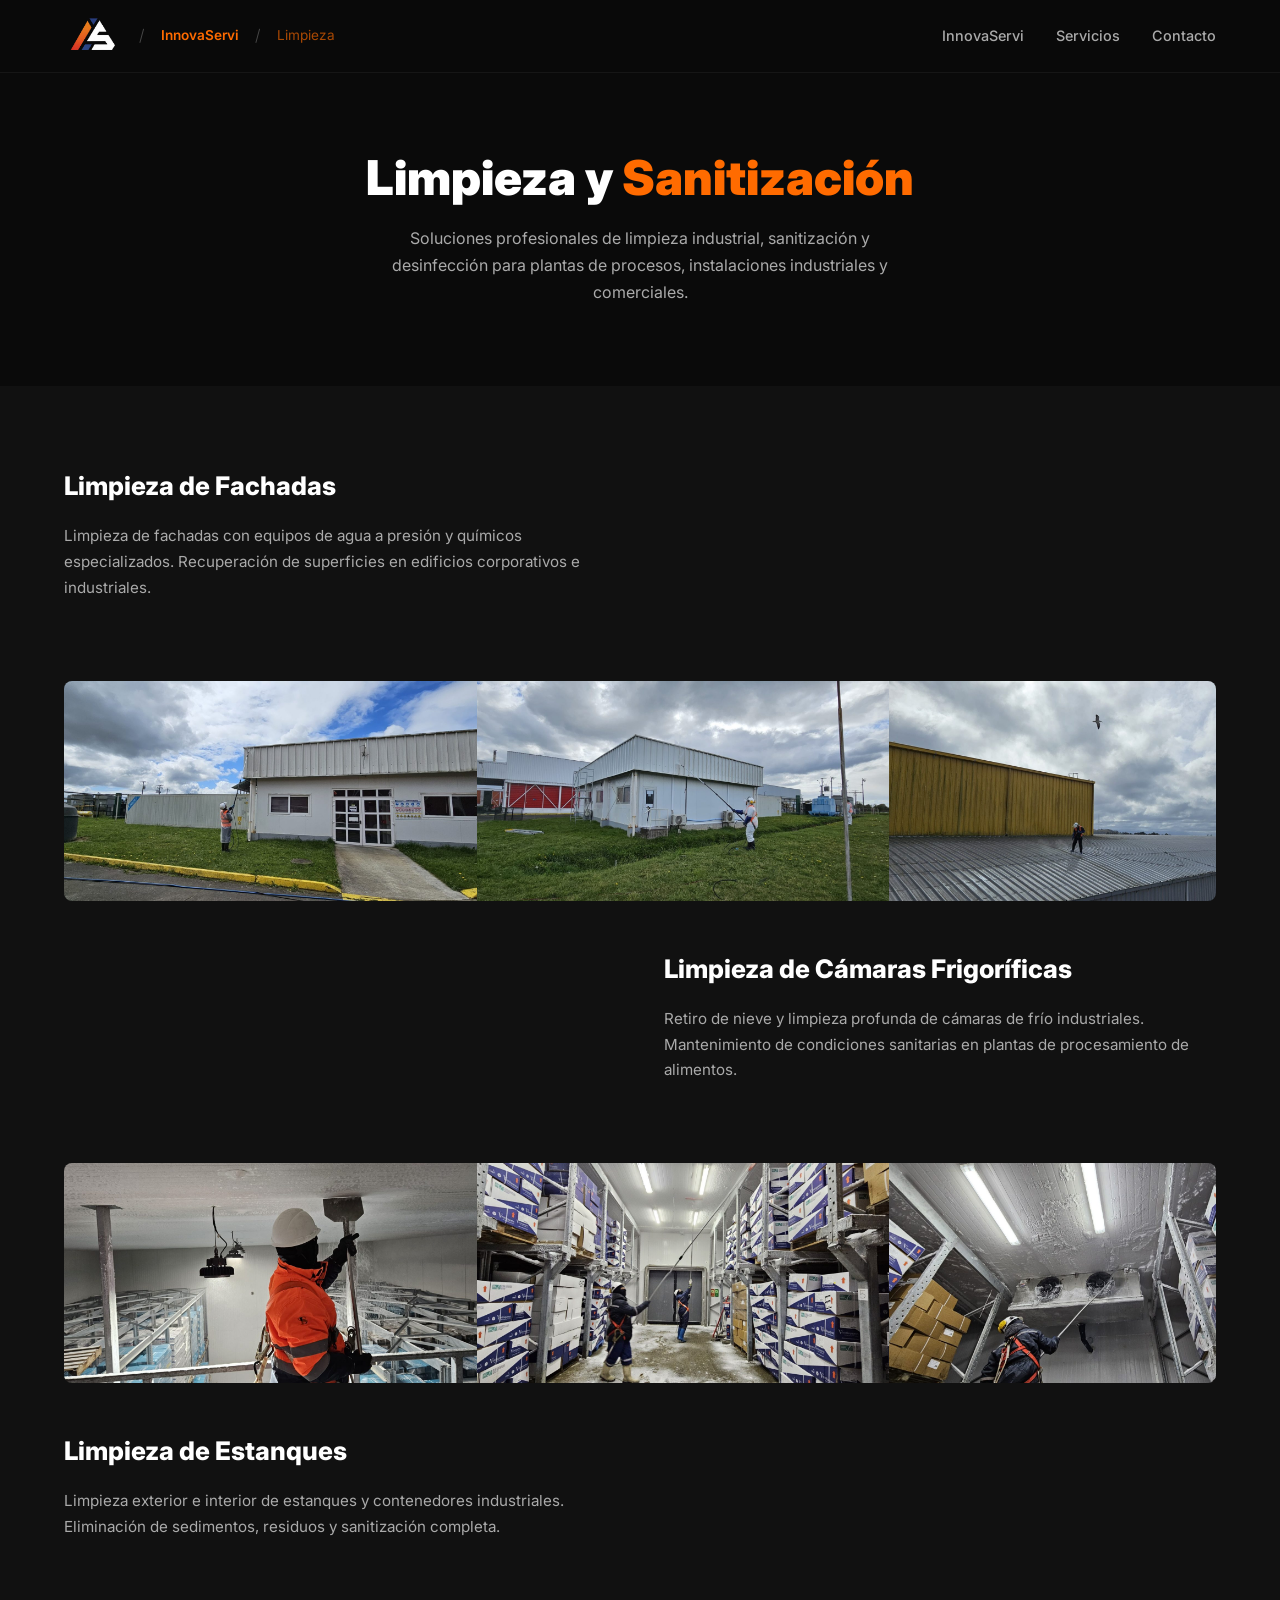
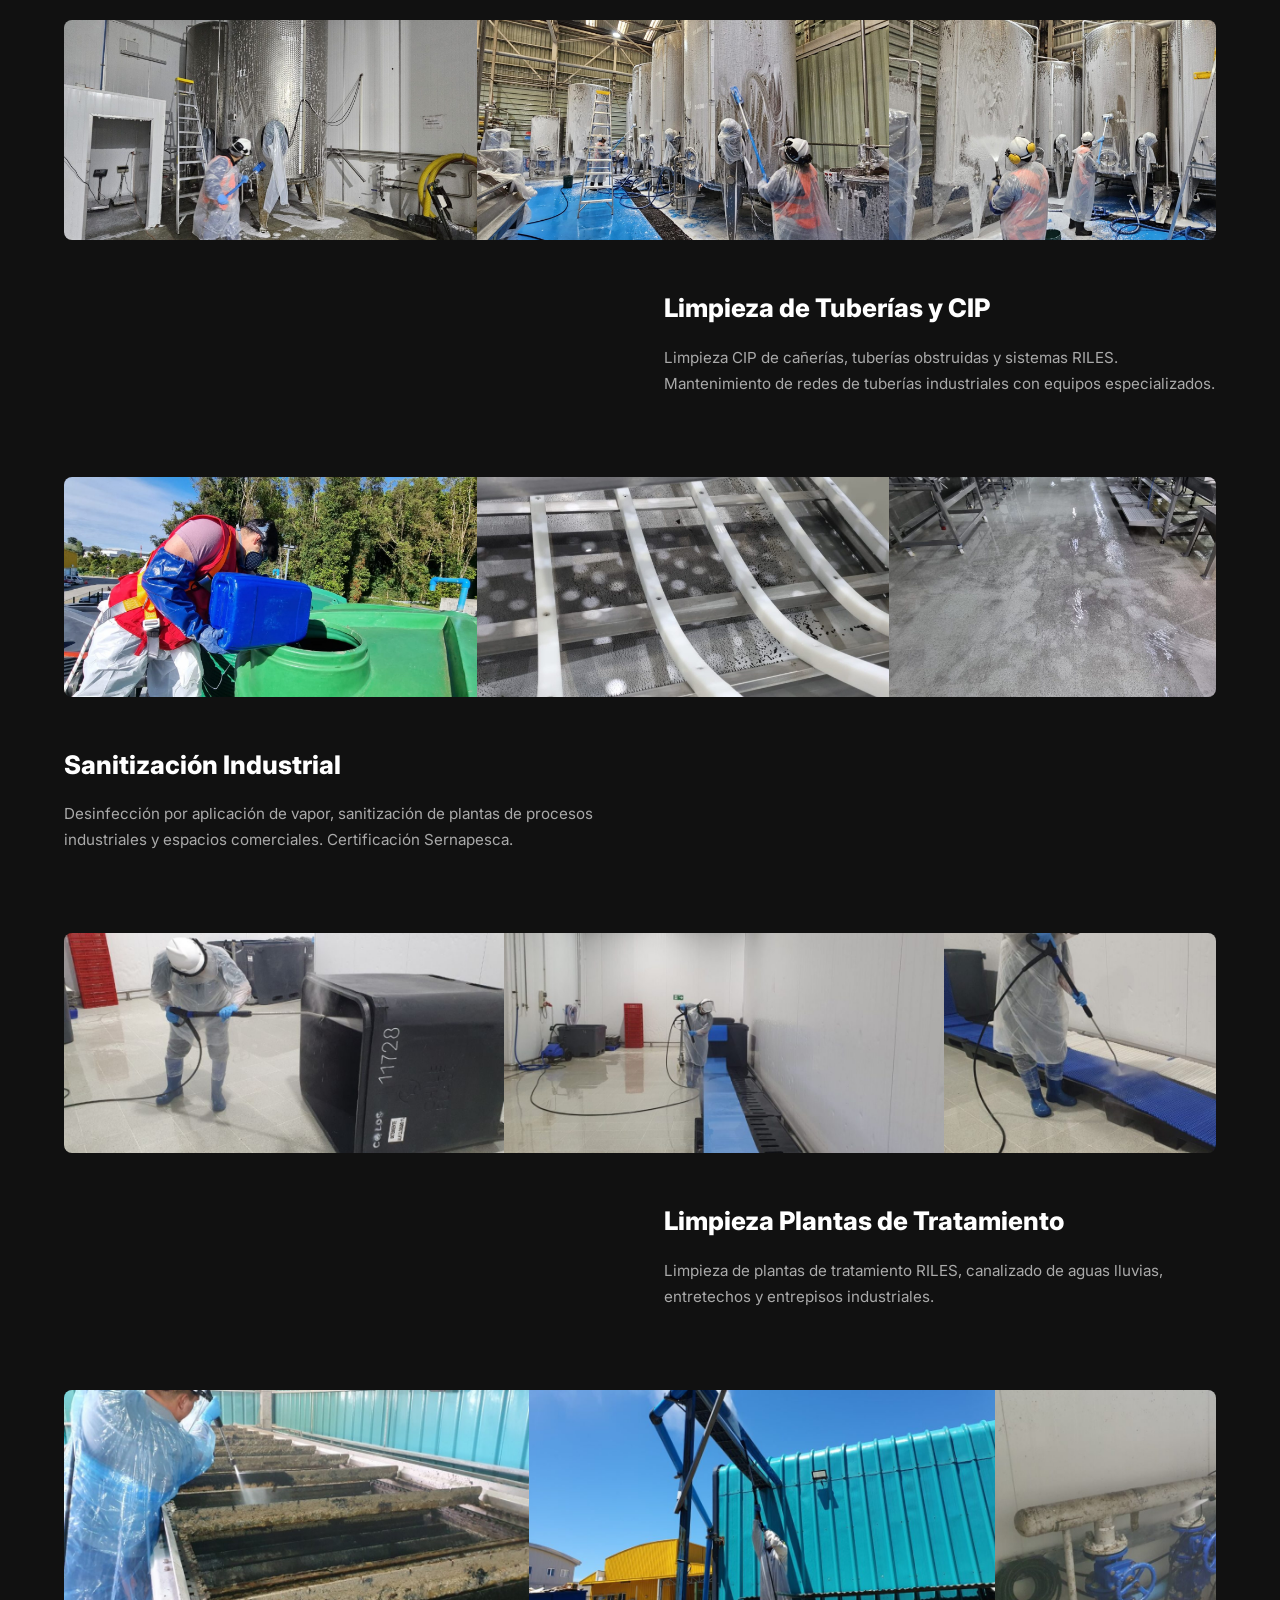
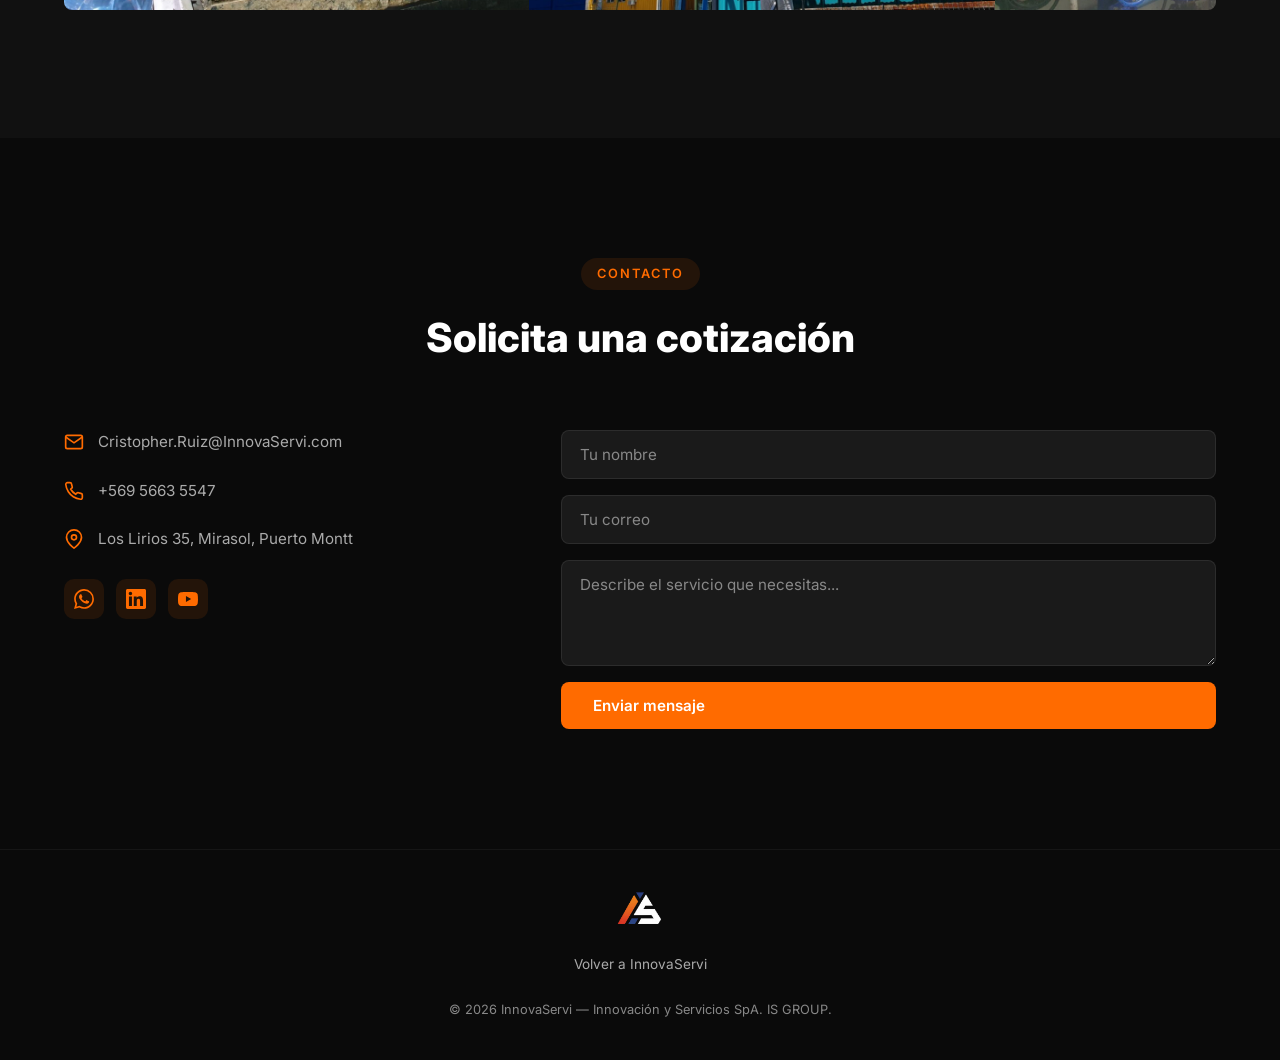
<file: innovaservi/limpieza-y-sanitizacion/index.html>
<!DOCTYPE html>
<html lang="es">
<head>
  <meta charset="UTF-8" />
  <meta name="viewport" content="width=device-width, initial-scale=1.0" />
  <title>Limpieza y Sanitización - InnovaServi</title>
  <link rel="preconnect" href="https://fonts.googleapis.com" />
  <link rel="preconnect" href="https://fonts.gstatic.com" crossorigin />
  <link href="https://fonts.googleapis.com/css2?family=Inter:wght@400;500;600;700;800;900&display=swap" rel="stylesheet" />
  <link rel="stylesheet" href="../../css/style.css" />
  <link rel="icon" type="image/png" href="../../assets/images/favicon.png" />
</head>
<body class="subpage">

  <nav class="navbar">
    <div class="container nav-container">
      <a href="../../" class="logo">
        <img src="../../assets/images/ISGROUP-pb2.png" alt="IS GROUP" class="logo-img" />
        <span class="nav-sep">/</span>
        <span class="nav-sub">InnovaServi</span>
        <span class="nav-sep">/</span>
        <span class="nav-sub" style="opacity:0.65;font-weight:400;">Limpieza</span>
      </a>
      <ul class="nav-links">
        <li><a href="../" class="nav-link">InnovaServi</a></li>
        <li><a href="#servicios" class="nav-link active">Servicios</a></li>
        <li><a href="../#contacto" class="nav-link">Contacto</a></li>
      </ul>
    </div>
  </nav>

  <section class="page-hero">
    <div class="container page-hero-content">
      <h1 class="page-hero-title">Limpieza y <span class="highlight">Sanitización</span></h1>
      <p class="page-hero-desc">
        Soluciones profesionales de limpieza industrial, sanitización y desinfección
        para plantas de procesos, instalaciones industriales y comerciales.
      </p>
    </div>
  </section>

  <section class="servicios" id="servicios">
    <div class="container">

      <!-- Limpieza de Fachadas -->
      <div class="cat-section">
        <div class="cat-text">
          <h2>Limpieza de Fachadas</h2>
          <p>Limpieza de fachadas con equipos de agua a presión y químicos especializados. Recuperación de superficies en edificios corporativos e industriales.</p>
        </div>
      </div>
      <div class="cat-gallery"><div class="carousel-track"><img src="../../assets/images/InnovaServi/SeccionLImpieza/Fachada/fachada-1.jpg" alt="" />
        <img src="../../assets/images/InnovaServi/SeccionLImpieza/Fachada/fachada-2.jpg" alt="" />
        <img src="../../assets/images/InnovaServi/SeccionLImpieza/Fachada/fachada-3.jpg" alt="" />
        <img src="../../assets/images/InnovaServi/SeccionLImpieza/Fachada/fachada-4.jpg" alt="" />
        <img src="../../assets/images/InnovaServi/SeccionLImpieza/Fachada/fachada-5.jpg" alt="" />
        <img src="../../assets/images/InnovaServi/SeccionLImpieza/Fachada/fachada-6.jpg" alt="" />
        <img src="../../assets/images/InnovaServi/SeccionLImpieza/Fachada/fachada-7.jpg" alt="" />
        <img src="../../assets/images/InnovaServi/SeccionLImpieza/Fachada/fachada-8.jpg" alt="" />
        <img src="../../assets/images/InnovaServi/SeccionLImpieza/Fachada/fachada-9.jpg" alt="" />
        <img src="../../assets/images/InnovaServi/SeccionLImpieza/Fachada/fachada-10.jpg" alt="" /></div><button class="carousel-btn carousel-prev">‹</button><button class="carousel-btn carousel-next">›</button></div>

      <!-- Limpieza de Cámaras Frigoríficas -->
      <div class="cat-section cat-reverse">
        <div class="cat-text">
          <h2>Limpieza de Cámaras Frigoríficas</h2>
          <p>Retiro de nieve y limpieza profunda de cámaras de frío industriales. Mantenimiento de condiciones sanitarias en plantas de procesamiento de alimentos.</p>
        </div>
      </div>
      <div class="cat-gallery"><div class="carousel-track"><img src="../../assets/images/InnovaServi/SeccionLImpieza/LImpieza y Retiro de Nieve Camara Frigorifica/camaras-1.jpg" alt="" />
        <img src="../../assets/images/InnovaServi/SeccionLImpieza/LImpieza y Retiro de Nieve Camara Frigorifica/camaras-2.jpg" alt="" />
        <img src="../../assets/images/InnovaServi/SeccionLImpieza/LImpieza y Retiro de Nieve Camara Frigorifica/camaras-3.jpg" alt="" />
        <img src="../../assets/images/InnovaServi/SeccionLImpieza/LImpieza y Retiro de Nieve Camara Frigorifica/camaras-4.jpg" alt="" />
        <img src="../../assets/images/InnovaServi/SeccionLImpieza/LImpieza y Retiro de Nieve Camara Frigorifica/camaras-5.jpg" alt="" />
        <img src="../../assets/images/InnovaServi/SeccionLImpieza/LImpieza y Retiro de Nieve Camara Frigorifica/camaras-6.jpg" alt="" />
        <img src="../../assets/images/InnovaServi/SeccionLImpieza/LImpieza y Retiro de Nieve Camara Frigorifica/camaras-7.jpg" alt="" />
        <img src="../../assets/images/InnovaServi/SeccionLImpieza/LImpieza y Retiro de Nieve Camara Frigorifica/camaras-8.jpg" alt="" />
        <img src="../../assets/images/InnovaServi/SeccionLImpieza/LImpieza y Retiro de Nieve Camara Frigorifica/camaras-9.jpg" alt="" />
        <img src="../../assets/images/InnovaServi/SeccionLImpieza/LImpieza y Retiro de Nieve Camara Frigorifica/camaras-10.jpg" alt="" />
        <img src="../../assets/images/InnovaServi/SeccionLImpieza/LImpieza y Retiro de Nieve Camara Frigorifica/camaras-11.jpg" alt="" /></div><button class="carousel-btn carousel-prev">‹</button><button class="carousel-btn carousel-next">›</button></div>

      <!-- Limpieza de Estanques -->
      <div class="cat-section">
        <div class="cat-text">
          <h2>Limpieza de Estanques</h2>
          <p>Limpieza exterior e interior de estanques y contenedores industriales. Eliminación de sedimentos, residuos y sanitización completa.</p>
        </div>
      </div>
      <div class="cat-gallery"><div class="carousel-track"><img src="../../assets/images/InnovaServi/SeccionLImpieza/Limpieza exterior e interior de estanques/estanques-1.jpg" alt="" />
        <img src="../../assets/images/InnovaServi/SeccionLImpieza/Limpieza exterior e interior de estanques/estanques-2.jpg" alt="" />
        <img src="../../assets/images/InnovaServi/SeccionLImpieza/Limpieza exterior e interior de estanques/estanques-3.jpg" alt="" />
        <img src="../../assets/images/InnovaServi/SeccionLImpieza/Limpieza exterior e interior de estanques/estanques-4.jpg" alt="" />
        <img src="../../assets/images/InnovaServi/SeccionLImpieza/Limpieza exterior e interior de estanques/estanques-5.jpg" alt="" />
        <img src="../../assets/images/InnovaServi/SeccionLImpieza/Limpieza exterior e interior de estanques/estanques-6.jpg" alt="" />
        <img src="../../assets/images/InnovaServi/SeccionLImpieza/Limpieza exterior e interior de estanques/estanques-7.jpg" alt="" />
        <img src="../../assets/images/InnovaServi/SeccionLImpieza/Limpieza exterior e interior de estanques/estanques-8.jpg" alt="" />
        <img src="../../assets/images/InnovaServi/SeccionLImpieza/Limpieza exterior e interior de estanques/estanques-9.jpg" alt="" />
        <img src="../../assets/images/InnovaServi/SeccionLImpieza/Limpieza exterior e interior de estanques/estanques-10.jpg" alt="" />
        <img src="../../assets/images/InnovaServi/SeccionLImpieza/Limpieza exterior e interior de estanques/estanques-11.jpg" alt="" />
        <img src="../../assets/images/InnovaServi/SeccionLImpieza/Limpieza exterior e interior de estanques/estanques-12.jpg" alt="" /></div><button class="carousel-btn carousel-prev">‹</button><button class="carousel-btn carousel-next">›</button></div>

      <!-- Limpieza de Tuberías y CIP -->
      <div class="cat-section cat-reverse">
        <div class="cat-text">
          <h2>Limpieza de Tuberías y CIP</h2>
          <p>Limpieza CIP de cañerías, tuberías obstruidas y sistemas RILES. Mantenimiento de redes de tuberías industriales con equipos especializados.</p>
        </div>
      </div>
      <div class="cat-gallery"><div class="carousel-track"><img src="../../assets/images/InnovaServi/SeccionLImpieza/Limpieza Cip de canerias/cip-1.jpeg" alt="" />
        <img src="../../assets/images/InnovaServi/SeccionLImpieza/Limpieza Cip de canerias/cip-2.jpeg" alt="" />
        <img src="../../assets/images/InnovaServi/SeccionLImpieza/Limpieza Cip de canerias/cip-3.jpeg" alt="" />
        <img src="../../assets/images/InnovaServi/SeccionLImpieza/Limpieza Cip de canerias/cip-4.jpeg" alt="" />
        <img src="../../assets/images/InnovaServi/SeccionLImpieza/Limpieza Cip de canerias/cip-5.jpeg" alt="" /></div><button class="carousel-btn carousel-prev">‹</button><button class="carousel-btn carousel-next">›</button></div>

      <!-- Sanitización Industrial -->
      <div class="cat-section">
        <div class="cat-text">
          <h2>Sanitización Industrial</h2>
          <p>Desinfección por aplicación de vapor, sanitización de plantas de procesos industriales y espacios comerciales. Certificación Sernapesca.</p>
        </div>
      </div>
      <div class="cat-gallery"><div class="carousel-track"><img src="../../assets/images/InnovaServi/SeccionLImpieza/Aseo y sanitizacion industrial de plantas de procesos/sanitizacion-1.jpg" alt="" />
        <img src="../../assets/images/InnovaServi/SeccionLImpieza/Aseo y sanitizacion industrial de plantas de procesos/sanitizacion-2.jpg" alt="" />
        <img src="../../assets/images/InnovaServi/SeccionLImpieza/Aseo y sanitizacion industrial de plantas de procesos/sanitizacion-3.jpg" alt="" />
        <img src="../../assets/images/InnovaServi/SeccionLImpieza/Aseo y sanitizacion industrial de plantas de procesos/sanitizacion-4.jpg" alt="" />
        <img src="../../assets/images/InnovaServi/SeccionLImpieza/Desinfeccion por aplicacion de vapor/vapor-1.jpg" alt="" />
        <img src="../../assets/images/InnovaServi/SeccionLImpieza/Desinfeccion por aplicacion de vapor/vapor-2.jpg" alt="" />
        <img src="../../assets/images/InnovaServi/SeccionLImpieza/Desinfeccion por aplicacion de vapor/vapor-3.jpg" alt="" /></div><button class="carousel-btn carousel-prev">‹</button><button class="carousel-btn carousel-next">›</button></div>

      <!-- Limpieza Plantas de Tratamiento -->
      <div class="cat-section cat-reverse">
        <div class="cat-text">
          <h2>Limpieza Plantas de Tratamiento</h2>
          <p>Limpieza de plantas de tratamiento RILES, canalizado de aguas lluvias, entretechos y entrepisos industriales.</p>
        </div>
      </div>
      <div class="cat-gallery"><div class="carousel-track"><img src="../../assets/images/InnovaServi/SeccionLImpieza/LImpieza planta tratamiento riles/riles-1.jpg" alt="" />
        <img src="../../assets/images/InnovaServi/SeccionLImpieza/LImpieza planta tratamiento riles/riles-2.jpg" alt="" />
        <img src="../../assets/images/InnovaServi/SeccionLImpieza/LImpieza planta tratamiento riles/riles-3.jpg" alt="" />
        <img src="../../assets/images/InnovaServi/SeccionLImpieza/LImpieza planta tratamiento riles/riles-4.jpg" alt="" />
        <img src="../../assets/images/InnovaServi/SeccionLImpieza/LImpieza planta tratamiento riles/riles-5.jpg" alt="" />
        <img src="../../assets/images/InnovaServi/SeccionLImpieza/LImpieza planta tratamiento riles/riles-6.jpg" alt="" />
        <img src="../../assets/images/InnovaServi/SeccionLImpieza/LImpieza planta tratamiento riles/riles-7.jpg" alt="" />
        <img src="../../assets/images/InnovaServi/SeccionLImpieza/LImpieza planta tratamiento riles/riles-8.jpeg" alt="" />
        <img src="../../assets/images/InnovaServi/SeccionLImpieza/Limpieza de canalizado sistema riles/canalizado-1.jpg" alt="" />
        <img src="../../assets/images/InnovaServi/SeccionLImpieza/Limpieza de canalizado sistema riles/canalizado-2.jpg" alt="" />
        <img src="../../assets/images/InnovaServi/SeccionLImpieza/Limpieza de canalizado sistema riles/canalizado-3.jpg" alt="" />
        <img src="../../assets/images/InnovaServi/SeccionLImpieza/Limpieza de canalizado sistema riles/canalizado-4.jpeg" alt="" />
        <img src="../../assets/images/InnovaServi/SeccionLImpieza/Limpieza de canalizado sistema riles/canalizado-5.jpeg" alt="" />
        <img src="../../assets/images/InnovaServi/SeccionLImpieza/Limpieza de canalizado sistema riles/canalizado-6.jpeg" alt="" />
        <img src="../../assets/images/InnovaServi/SeccionLImpieza/LImpieza entrepiso y entretechoi/entrepiso-1.jpg" alt="" />
        <img src="../../assets/images/InnovaServi/SeccionLImpieza/LImpieza entrepiso y entretechoi/entrepiso-2.jpg" alt="" />
        <img src="../../assets/images/InnovaServi/SeccionLImpieza/LImpieza entrepiso y entretechoi/entrepiso-3.jpeg" alt="" />
        <img src="../../assets/images/InnovaServi/SeccionLImpieza/LImpieza entrepiso y entretechoi/entrepiso-4.jpeg" alt="" /></div><button class="carousel-btn carousel-prev">‹</button><button class="carousel-btn carousel-next">›</button></div>

    </div>
  </section>

  <section class="contacto reveal" id="contacto">
    <div class="container">
      <div class="section-header">
        <span class="section-tag">Contacto</span>
        <h2 class="section-title">Solicita una cotización</h2>
      </div>
      <div class="contacto-grid">
        <div class="contacto-info">
          <div class="contacto-item">
            <svg width="20" height="20" viewBox="0 0 24 24" fill="none" stroke="currentColor" stroke-width="2"><path d="M4 4h16c1.1 0 2 .9 2 2v12c0 1.1-.9 2-2 2H4c-1.1 0-2-.9-2-2V6c0-1.1.9-2 2-2z"/><polyline points="22,6 12,13 2,6"/></svg>
            <span>Cristopher.Ruiz@InnovaServi.com</span>
          </div>
          <div class="contacto-item">
            <svg width="20" height="20" viewBox="0 0 24 24" fill="none" stroke="currentColor" stroke-width="2"><path d="M22 16.92v3a2 2 0 0 1-2.18 2 19.79 19.79 0 0 1-8.63-3.07 19.5 19.5 0 0 1-6-6 19.79 19.79 0 0 1-3.07-8.67A2 2 0 0 1 4.11 2h3a2 2 0 0 1 2 1.72 12.84 12.84 0 0 0 .7 2.81 2 2 0 0 1-.45 2.11L8.09 9.91a16 16 0 0 0 6 6l1.27-1.27a2 2 0 0 1 2.11-.45 12.84 12.84 0 0 0 2.81.7A2 2 0 0 1 22 16.92z"/></svg>
            <span>+569 5663 5547</span>
          </div>
          <div class="contacto-item">
            <svg width="20" height="20" viewBox="0 0 24 24" fill="none" stroke="currentColor" stroke-width="2"><path d="M21 10c0 7-9 13-9 13s-9-6-9-13a9 9 0 0 1 18 0z"/><circle cx="12" cy="10" r="3"/></svg>
            <span>Los Lirios 35, Mirasol, Puerto Montt</span>
          </div>
          <div class="contacto-social">
            <a href="https://wa.me/56956635547" target="_blank" rel="noopener noreferrer" class="social-link" title="WhatsApp">
              <svg width="20" height="20" viewBox="0 0 24 24" fill="currentColor"><path d="M17.472 14.382c-.297-.149-1.758-.867-2.03-.967-.273-.099-.471-.148-.67.15-.197.297-.767.966-.94 1.164-.173.199-.347.223-.644.075-.297-.15-1.255-.463-2.39-1.475-.883-.788-1.48-1.761-1.653-2.059-.173-.297-.018-.458.13-.606.134-.133.298-.347.446-.52.149-.174.198-.298.298-.497.099-.198.05-.371-.025-.52-.075-.149-.669-1.612-.916-2.207-.242-.579-.487-.5-.669-.51-.173-.008-.371-.01-.57-.01-.198 0-.52.074-.792.372-.272.297-1.04 1.016-1.04 2.479 0 1.462 1.065 2.875 1.213 3.074.149.198 2.096 3.2 5.077 4.487.709.306 1.262.489 1.694.625.712.227 1.36.195 1.871.118.571-.085 1.758-.719 2.006-1.413.248-.694.248-1.289.173-1.413-.074-.124-.272-.198-.57-.347m-5.421 7.403h-.004a9.87 9.87 0 01-5.031-1.378l-.361-.214-3.741.982.998-3.648-.235-.374a9.86 9.86 0 01-1.51-5.26c.001-5.45 4.436-9.884 9.888-9.884 2.64 0 5.122 1.03 6.988 2.898a9.825 9.825 0 012.893 6.994c-.003 5.45-4.437 9.884-9.885 9.884m8.413-18.297A11.815 11.815 0 0012.05 0C5.495 0 .16 5.335.157 11.892c0 2.096.547 4.142 1.588 5.945L.057 24l6.305-1.654a11.882 11.882 0 005.683 1.448h.005c6.554 0 11.89-5.335 11.893-11.893a11.821 11.821 0 00-3.48-8.413z"/></svg>
            </a>
            <a href="https://www.linkedin.com/company/innova-servi/" target="_blank" rel="noopener noreferrer" class="social-link" title="LinkedIn">
              <svg width="20" height="20" viewBox="0 0 24 24" fill="currentColor"><path d="M20.447 20.452h-3.554v-5.569c0-1.328-.027-3.037-1.852-3.037-1.853 0-2.136 1.445-2.136 2.939v5.667H9.351V9h3.414v1.561h.046c.477-.9 1.637-1.85 3.37-1.85 3.601 0 4.267 2.37 4.267 5.455v6.286zM5.337 7.433c-1.144 0-2.063-.926-2.063-2.065 0-1.138.92-2.063 2.063-2.063 1.14 0 2.064.925 2.064 2.063 0 1.139-.925 2.065-2.064 2.065zm1.782 13.019H3.555V9h3.564v11.452zM22.225 0H1.771C.792 0 0 .774 0 1.729v20.542C0 23.227.792 24 1.771 24h20.451C23.2 24 24 23.227 24 22.271V1.729C24 .774 23.2 0 22.222 0h.003z"/></svg>
            </a>
            <a href="https://www.youtube.com/@InnovaServi" target="_blank" rel="noopener noreferrer" class="social-link" title="YouTube">
              <svg width="20" height="20" viewBox="0 0 24 24" fill="currentColor"><path d="M23.498 6.186a3.016 3.016 0 0 0-2.122-2.136C19.505 3.545 12 3.545 12 3.545s-7.505 0-9.377.505A3.017 3.017 0 0 0 .502 6.186C0 8.07 0 12 0 12s0 3.93.502 5.814a3.016 3.016 0 0 0 2.122 2.136c1.871.505 9.376.505 9.376.505s7.505 0 9.377-.505a3.015 3.015 0 0 0 2.122-2.136C24 15.93 24 12 24 12s0-3.93-.502-5.814zM9.545 15.568V8.432L15.818 12l-6.273 3.568z"/></svg>
            </a>
          </div>
        </div>
        <form class="contacto-form">
          <input type="text" placeholder="Tu nombre" required />
          <input type="email" placeholder="Tu correo" required />
          <textarea rows="4" placeholder="Describe el servicio que necesitas..." required></textarea>
          <button type="submit" class="btn btn-primary">Enviar mensaje</button>
        </form>
      </div>
    </div>
  </section>

  <footer class="footer">
    <div class="container footer-content">
      <div class="footer-brand">
        <img src="../../assets/images/ISGROUP-pb2.png" alt="IS GROUP" class="logo-img" />
      </div>
      <div class="footer-links">
        <a href="../" class="footer-link">Volver a InnovaServi</a>
      </div>
      <p class="footer-copy">© 2026 InnovaServi — Innovación y Servicios SpA. IS GROUP.</p>
    </div>
  </footer>

  <script src="../../js/main.js"></script>
</body>
</html>
</file>
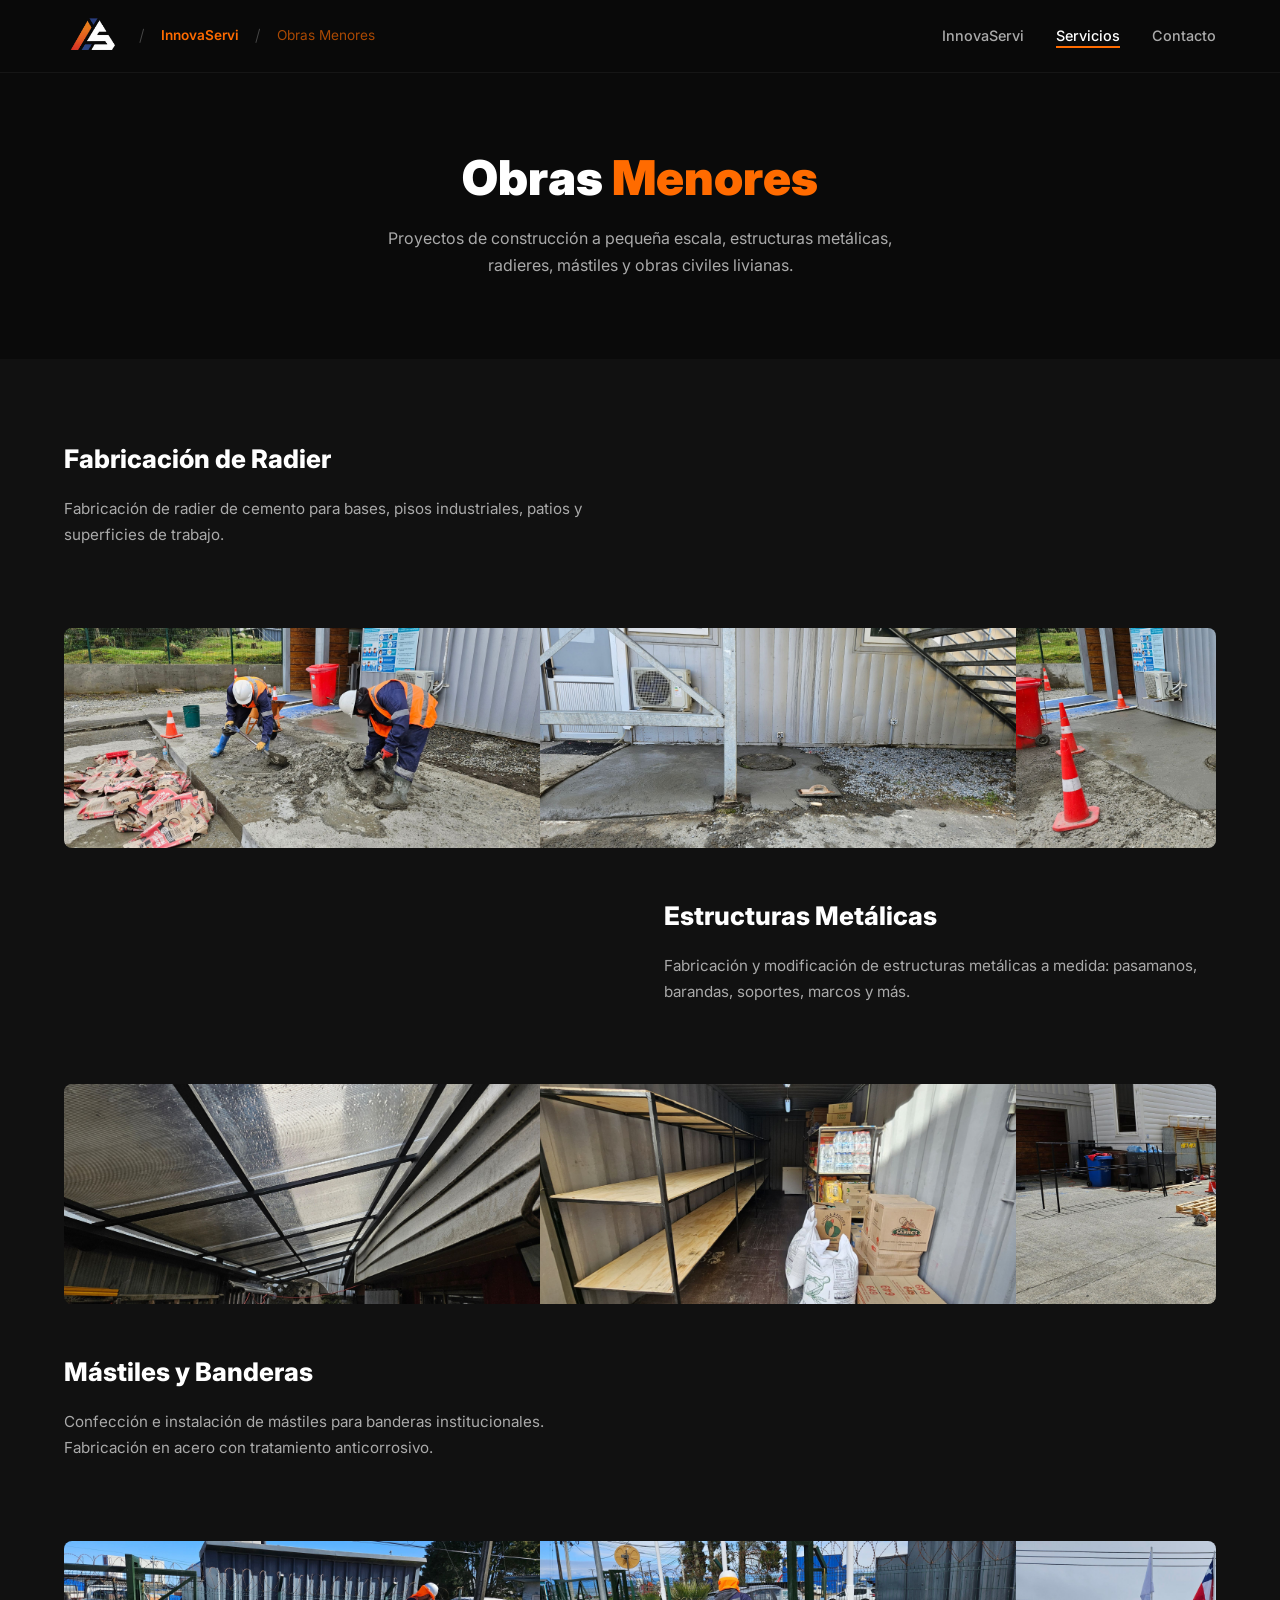
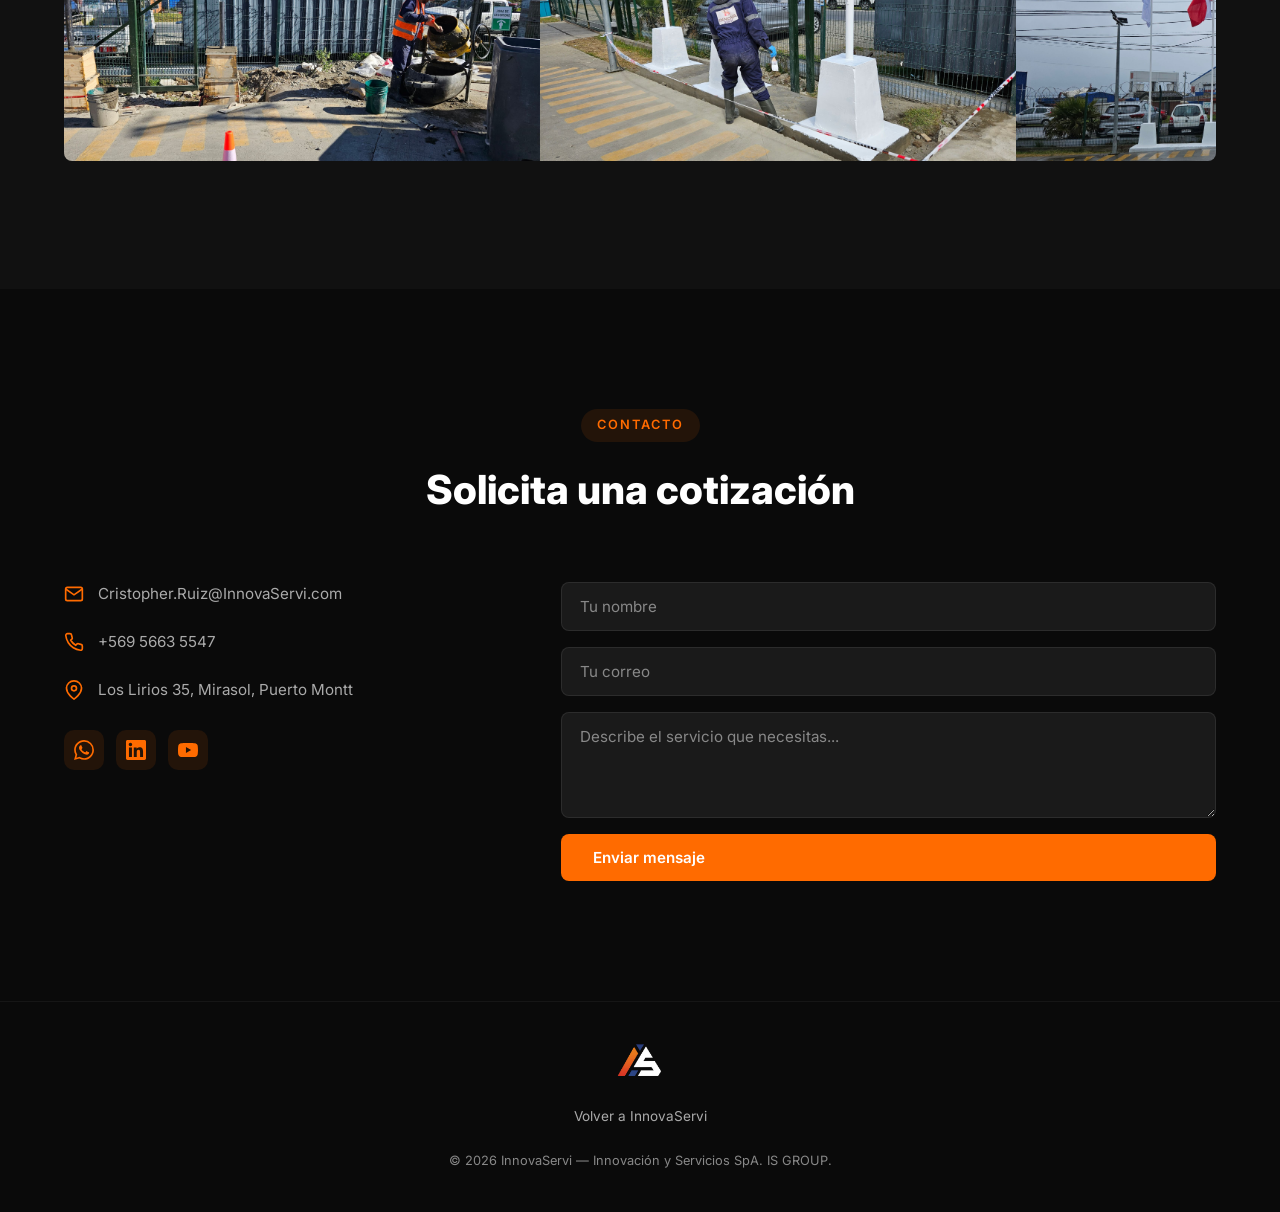
<file: innovaservi/obras-menores/index.html>
<!DOCTYPE html>
<html lang="es">
<head>
  <meta charset="UTF-8" />
  <meta name="viewport" content="width=device-width, initial-scale=1.0" />
  <title>Obras Menores - InnovaServi</title>
  <link rel="preconnect" href="https://fonts.googleapis.com" />
  <link rel="preconnect" href="https://fonts.gstatic.com" crossorigin />
  <link href="https://fonts.googleapis.com/css2?family=Inter:wght@400;500;600;700;800;900&display=swap" rel="stylesheet" />
  <link rel="stylesheet" href="../../css/style.css" />
  <link rel="icon" type="image/png" href="../../assets/images/favicon.png" />
</head>
<body class="subpage">

  <nav class="navbar">
    <div class="container nav-container">
      <a href="../../" class="logo">
        <img src="../../assets/images/ISGROUP-pb2.png" alt="IS GROUP" class="logo-img" />
        <span class="nav-sep">/</span>
        <span class="nav-sub">InnovaServi</span>
        <span class="nav-sep">/</span>
        <span class="nav-sub" style="opacity:0.65;font-weight:400;">Obras Menores</span>
      </a>
      <ul class="nav-links">
        <li><a href="../" class="nav-link">InnovaServi</a></li>
        <li><a href="#servicios" class="nav-link active">Servicios</a></li>
        <li><a href="../#contacto" class="nav-link">Contacto</a></li>
      </ul>
    </div>
  </nav>

  <section class="page-hero">
    <div class="container page-hero-content">
      <h1 class="page-hero-title">Obras <span class="highlight">Menores</span></h1>
      <p class="page-hero-desc">
        Proyectos de construcción a pequeña escala, estructuras metálicas,
        radieres, mástiles y obras civiles livianas.
      </p>
    </div>
  </section>

  <section class="servicios" id="servicios">
    <div class="container">

      <!-- Fabricación de Radier -->
      <div class="cat-section">
        <div class="cat-text">
          <h2>Fabricación de Radier</h2>
          <p>Fabricación de radier de cemento para bases, pisos industriales, patios y superficies de trabajo.</p>
        </div>
      </div>
      <div class="cat-gallery"><div class="carousel-track"><img src="../../assets/images/InnovaServi/SecciionObrasMenores/Fabricacion radier de cemento/radier-1.jpg" alt="" />
        <img src="../../assets/images/InnovaServi/SecciionObrasMenores/Fabricacion radier de cemento/radier-2.jpg" alt="" />
        <img src="../../assets/images/InnovaServi/SecciionObrasMenores/Fabricacion radier de cemento/radier-3.jpg" alt="" />
        <img src="../../assets/images/InnovaServi/SecciionObrasMenores/Fabricacion radier de cemento/radier-4.jpg" alt="" />
        <img src="../../assets/images/InnovaServi/SecciionObrasMenores/Fabricacion radier de cemento/radier-5.jpg" alt="" />
        <img src="../../assets/images/InnovaServi/SecciionObrasMenores/Fabricacion radier de cemento/radier-6.jpg" alt="" /></div><button class="carousel-btn carousel-prev">‹</button><button class="carousel-btn carousel-next">›</button></div>

      <!-- Estructuras Metálicas -->
      <div class="cat-section cat-reverse">
        <div class="cat-text">
          <h2>Estructuras Metálicas</h2>
          <p>Fabricación y modificación de estructuras metálicas a medida: pasamanos, barandas, soportes, marcos y más.</p>
        </div>
      </div>
      <div class="cat-gallery"><div class="carousel-track"><img src="../../assets/images/InnovaServi/SecciionObrasMenores/Fabricacion y modificacion de estructuras metalicas/metalicas-1.jpg" alt="" />
        <img src="../../assets/images/InnovaServi/SecciionObrasMenores/Fabricacion y modificacion de estructuras metalicas/metalicas-2.jpg" alt="" />
        <img src="../../assets/images/InnovaServi/SecciionObrasMenores/Fabricacion y modificacion de estructuras metalicas/metalicas-3.jpg" alt="" />
        <img src="../../assets/images/InnovaServi/SecciionObrasMenores/Fabricacion y modificacion de estructuras metalicas/metalicas-4.jpg" alt="" />
        <img src="../../assets/images/InnovaServi/SecciionObrasMenores/Fabricacion y modificacion de estructuras metalicas/metalicas-5.jpg" alt="" />
        <img src="../../assets/images/InnovaServi/SecciionObrasMenores/Fabricacion y modificacion de estructuras metalicas/metalicas-6.jpg" alt="" />
        <img src="../../assets/images/InnovaServi/SecciionObrasMenores/Fabricacion y modificacion de estructuras metalicas/metalicas-7.jpg" alt="" /></div><button class="carousel-btn carousel-prev">‹</button><button class="carousel-btn carousel-next">›</button></div>

      <!-- Mástiles y Banderas -->
      <div class="cat-section">
        <div class="cat-text">
          <h2>Mástiles y Banderas</h2>
          <p>Confección e instalación de mástiles para banderas institucionales. Fabricación en acero con tratamiento anticorrosivo.</p>
        </div>
      </div>
      <div class="cat-gallery"><div class="carousel-track"><img src="../../assets/images/InnovaServi/SecciionObrasMenores/Confeccion de mastiles y banderas/mastiles-1.jpg" alt="" />
        <img src="../../assets/images/InnovaServi/SecciionObrasMenores/Confeccion de mastiles y banderas/mastiles-2.jpg" alt="" />
        <img src="../../assets/images/InnovaServi/SecciionObrasMenores/Confeccion de mastiles y banderas/mastiles-3.jpg" alt="" />
        <img src="../../assets/images/InnovaServi/SecciionObrasMenores/Confeccion de mastiles y banderas/mastiles-4.jpg" alt="" />
        <img src="../../assets/images/InnovaServi/SecciionObrasMenores/Confeccion de mastiles y banderas/mastiles-5.jpg" alt="" /></div><button class="carousel-btn carousel-prev">‹</button><button class="carousel-btn carousel-next">›</button></div>

    </div>
  </section>

  <section class="contacto reveal" id="contacto">
    <div class="container">
      <div class="section-header">
        <span class="section-tag">Contacto</span>
        <h2 class="section-title">Solicita una cotización</h2>
      </div>
      <div class="contacto-grid">
        <div class="contacto-info">
          <div class="contacto-item">
            <svg width="20" height="20" viewBox="0 0 24 24" fill="none" stroke="currentColor" stroke-width="2"><path d="M4 4h16c1.1 0 2 .9 2 2v12c0 1.1-.9 2-2 2H4c-1.1 0-2-.9-2-2V6c0-1.1.9-2 2-2z"/><polyline points="22,6 12,13 2,6"/></svg>
            <span>Cristopher.Ruiz@InnovaServi.com</span>
          </div>
          <div class="contacto-item">
            <svg width="20" height="20" viewBox="0 0 24 24" fill="none" stroke="currentColor" stroke-width="2"><path d="M22 16.92v3a2 2 0 0 1-2.18 2 19.79 19.79 0 0 1-8.63-3.07 19.5 19.5 0 0 1-6-6 19.79 19.79 0 0 1-3.07-8.67A2 2 0 0 1 4.11 2h3a2 2 0 0 1 2 1.72 12.84 12.84 0 0 0 .7 2.81 2 2 0 0 1-.45 2.11L8.09 9.91a16 16 0 0 0 6 6l1.27-1.27a2 2 0 0 1 2.11-.45 12.84 12.84 0 0 0 2.81.7A2 2 0 0 1 22 16.92z"/></svg>
            <span>+569 5663 5547</span>
          </div>
          <div class="contacto-item">
            <svg width="20" height="20" viewBox="0 0 24 24" fill="none" stroke="currentColor" stroke-width="2"><path d="M21 10c0 7-9 13-9 13s-9-6-9-13a9 9 0 0 1 18 0z"/><circle cx="12" cy="10" r="3"/></svg>
            <span>Los Lirios 35, Mirasol, Puerto Montt</span>
          </div>
          <div class="contacto-social">
            <a href="https://wa.me/56956635547" target="_blank" rel="noopener noreferrer" class="social-link" title="WhatsApp">
              <svg width="20" height="20" viewBox="0 0 24 24" fill="currentColor"><path d="M17.472 14.382c-.297-.149-1.758-.867-2.03-.967-.273-.099-.471-.148-.67.15-.197.297-.767.966-.94 1.164-.173.199-.347.223-.644.075-.297-.15-1.255-.463-2.39-1.475-.883-.788-1.48-1.761-1.653-2.059-.173-.297-.018-.458.13-.606.134-.133.298-.347.446-.52.149-.174.198-.298.298-.497.099-.198.05-.371-.025-.52-.075-.149-.669-1.612-.916-2.207-.242-.579-.487-.5-.669-.51-.173-.008-.371-.01-.57-.01-.198 0-.52.074-.792.372-.272.297-1.04 1.016-1.04 2.479 0 1.462 1.065 2.875 1.213 3.074.149.198 2.096 3.2 5.077 4.487.709.306 1.262.489 1.694.625.712.227 1.36.195 1.871.118.571-.085 1.758-.719 2.006-1.413.248-.694.248-1.289.173-1.413-.074-.124-.272-.198-.57-.347m-5.421 7.403h-.004a9.87 9.87 0 01-5.031-1.378l-.361-.214-3.741.982.998-3.648-.235-.374a9.86 9.86 0 01-1.51-5.26c.001-5.45 4.436-9.884 9.888-9.884 2.64 0 5.122 1.03 6.988 2.898a9.825 9.825 0 012.893 6.994c-.003 5.45-4.437 9.884-9.885 9.884m8.413-18.297A11.815 11.815 0 0012.05 0C5.495 0 .16 5.335.157 11.892c0 2.096.547 4.142 1.588 5.945L.057 24l6.305-1.654a11.882 11.882 0 005.683 1.448h.005c6.554 0 11.89-5.335 11.893-11.893a11.821 11.821 0 00-3.48-8.413z"/></svg>
            </a>
            <a href="https://www.linkedin.com/company/innova-servi/" target="_blank" rel="noopener noreferrer" class="social-link" title="LinkedIn">
              <svg width="20" height="20" viewBox="0 0 24 24" fill="currentColor"><path d="M20.447 20.452h-3.554v-5.569c0-1.328-.027-3.037-1.852-3.037-1.853 0-2.136 1.445-2.136 2.939v5.667H9.351V9h3.414v1.561h.046c.477-.9 1.637-1.85 3.37-1.85 3.601 0 4.267 2.37 4.267 5.455v6.286zM5.337 7.433c-1.144 0-2.063-.926-2.063-2.065 0-1.138.92-2.063 2.063-2.063 1.14 0 2.064.925 2.064 2.063 0 1.139-.925 2.065-2.064 2.065zm1.782 13.019H3.555V9h3.564v11.452zM22.225 0H1.771C.792 0 0 .774 0 1.729v20.542C0 23.227.792 24 1.771 24h20.451C23.2 24 24 23.227 24 22.271V1.729C24 .774 23.2 0 22.222 0h.003z"/></svg>
            </a>
            <a href="https://www.youtube.com/@InnovaServi" target="_blank" rel="noopener noreferrer" class="social-link" title="YouTube">
              <svg width="20" height="20" viewBox="0 0 24 24" fill="currentColor"><path d="M23.498 6.186a3.016 3.016 0 0 0-2.122-2.136C19.505 3.545 12 3.545 12 3.545s-7.505 0-9.377.505A3.017 3.017 0 0 0 .502 6.186C0 8.07 0 12 0 12s0 3.93.502 5.814a3.016 3.016 0 0 0 2.122 2.136c1.871.505 9.376.505 9.376.505s7.505 0 9.377-.505a3.015 3.015 0 0 0 2.122-2.136C24 15.93 24 12 24 12s0-3.93-.502-5.814zM9.545 15.568V8.432L15.818 12l-6.273 3.568z"/></svg>
            </a>
          </div>
        </div>
        <form class="contacto-form">
          <input type="text" placeholder="Tu nombre" required />
          <input type="email" placeholder="Tu correo" required />
          <textarea rows="4" placeholder="Describe el servicio que necesitas..." required></textarea>
          <button type="submit" class="btn btn-primary">Enviar mensaje</button>
        </form>
      </div>
    </div>
  </section>

  <footer class="footer">
    <div class="container footer-content">
      <div class="footer-brand">
        <img src="../../assets/images/ISGROUP-pb2.png" alt="IS GROUP" class="logo-img" />
      </div>
      <div class="footer-links">
        <a href="../" class="footer-link">Volver a InnovaServi</a>
      </div>
      <p class="footer-copy">© 2026 InnovaServi — Innovación y Servicios SpA. IS GROUP.</p>
    </div>
  </footer>

  <script src="../../js/main.js"></script>
</body>
</html>
</file>
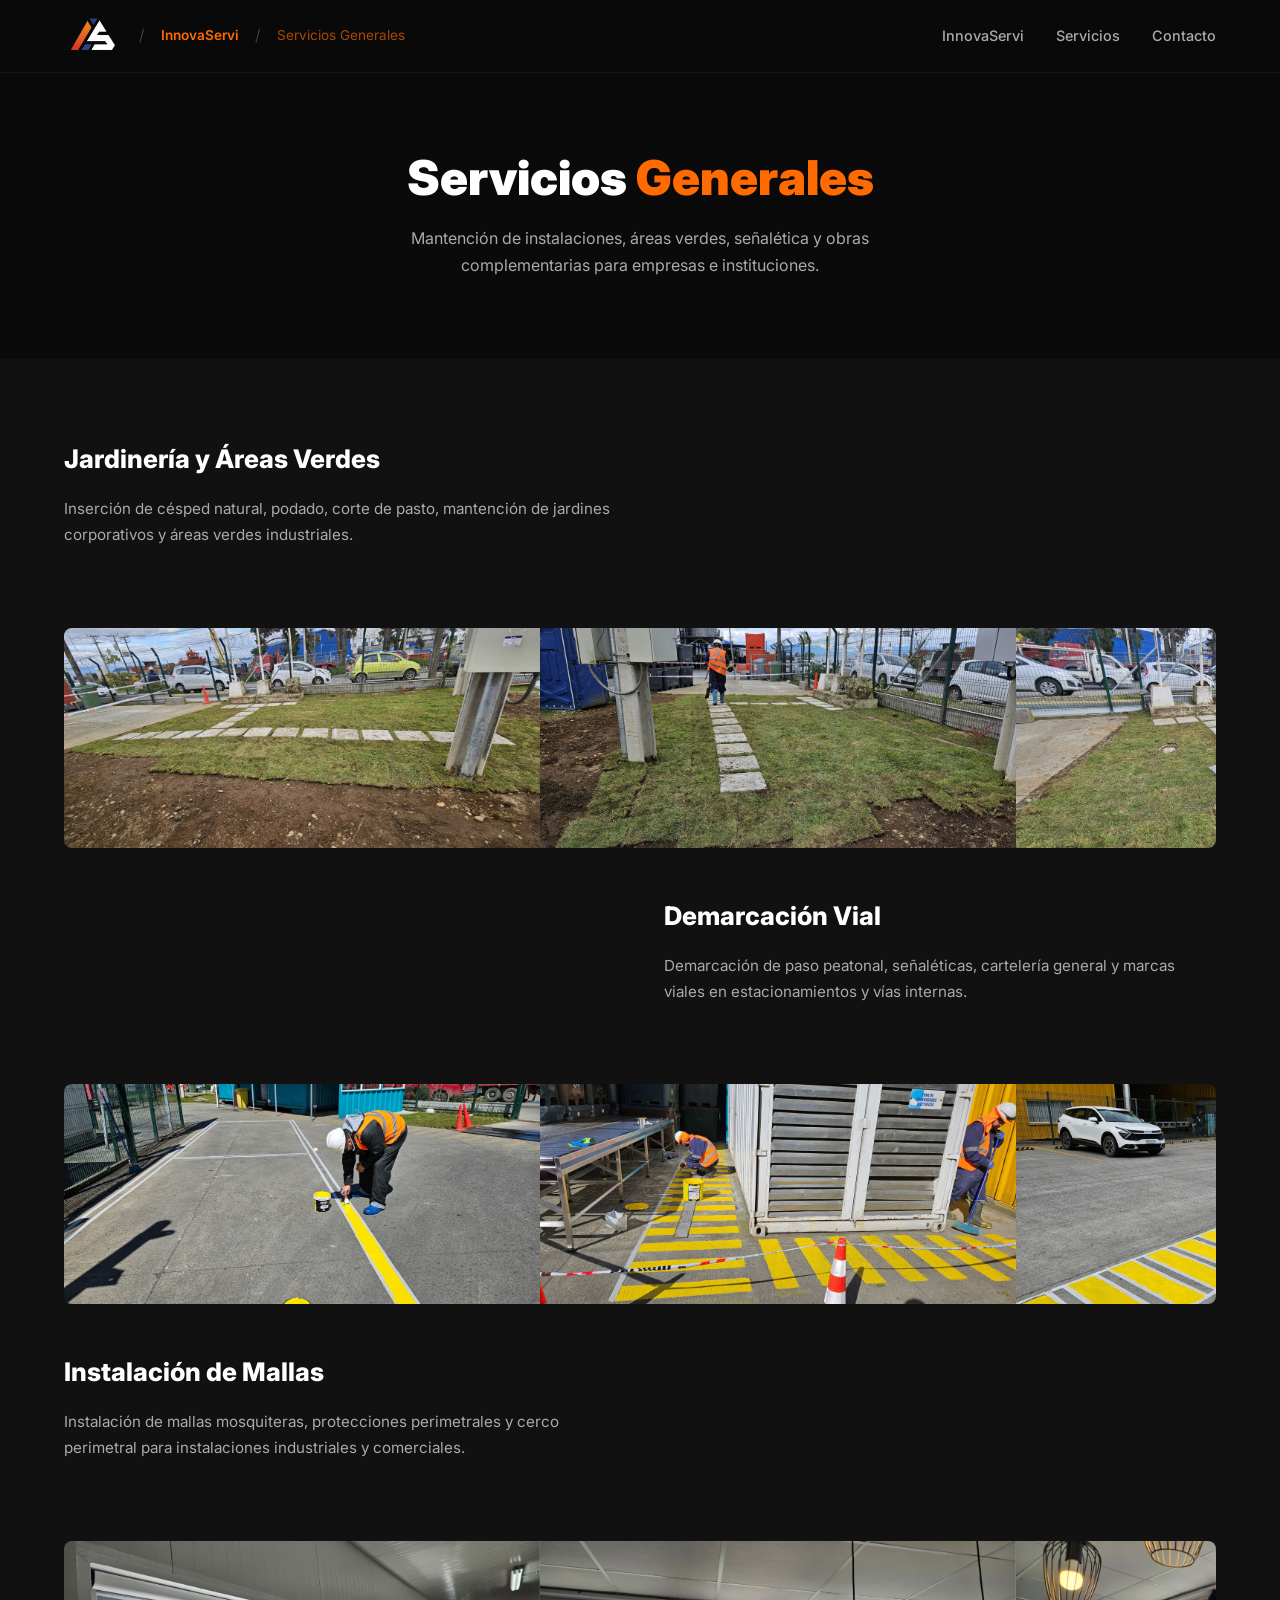
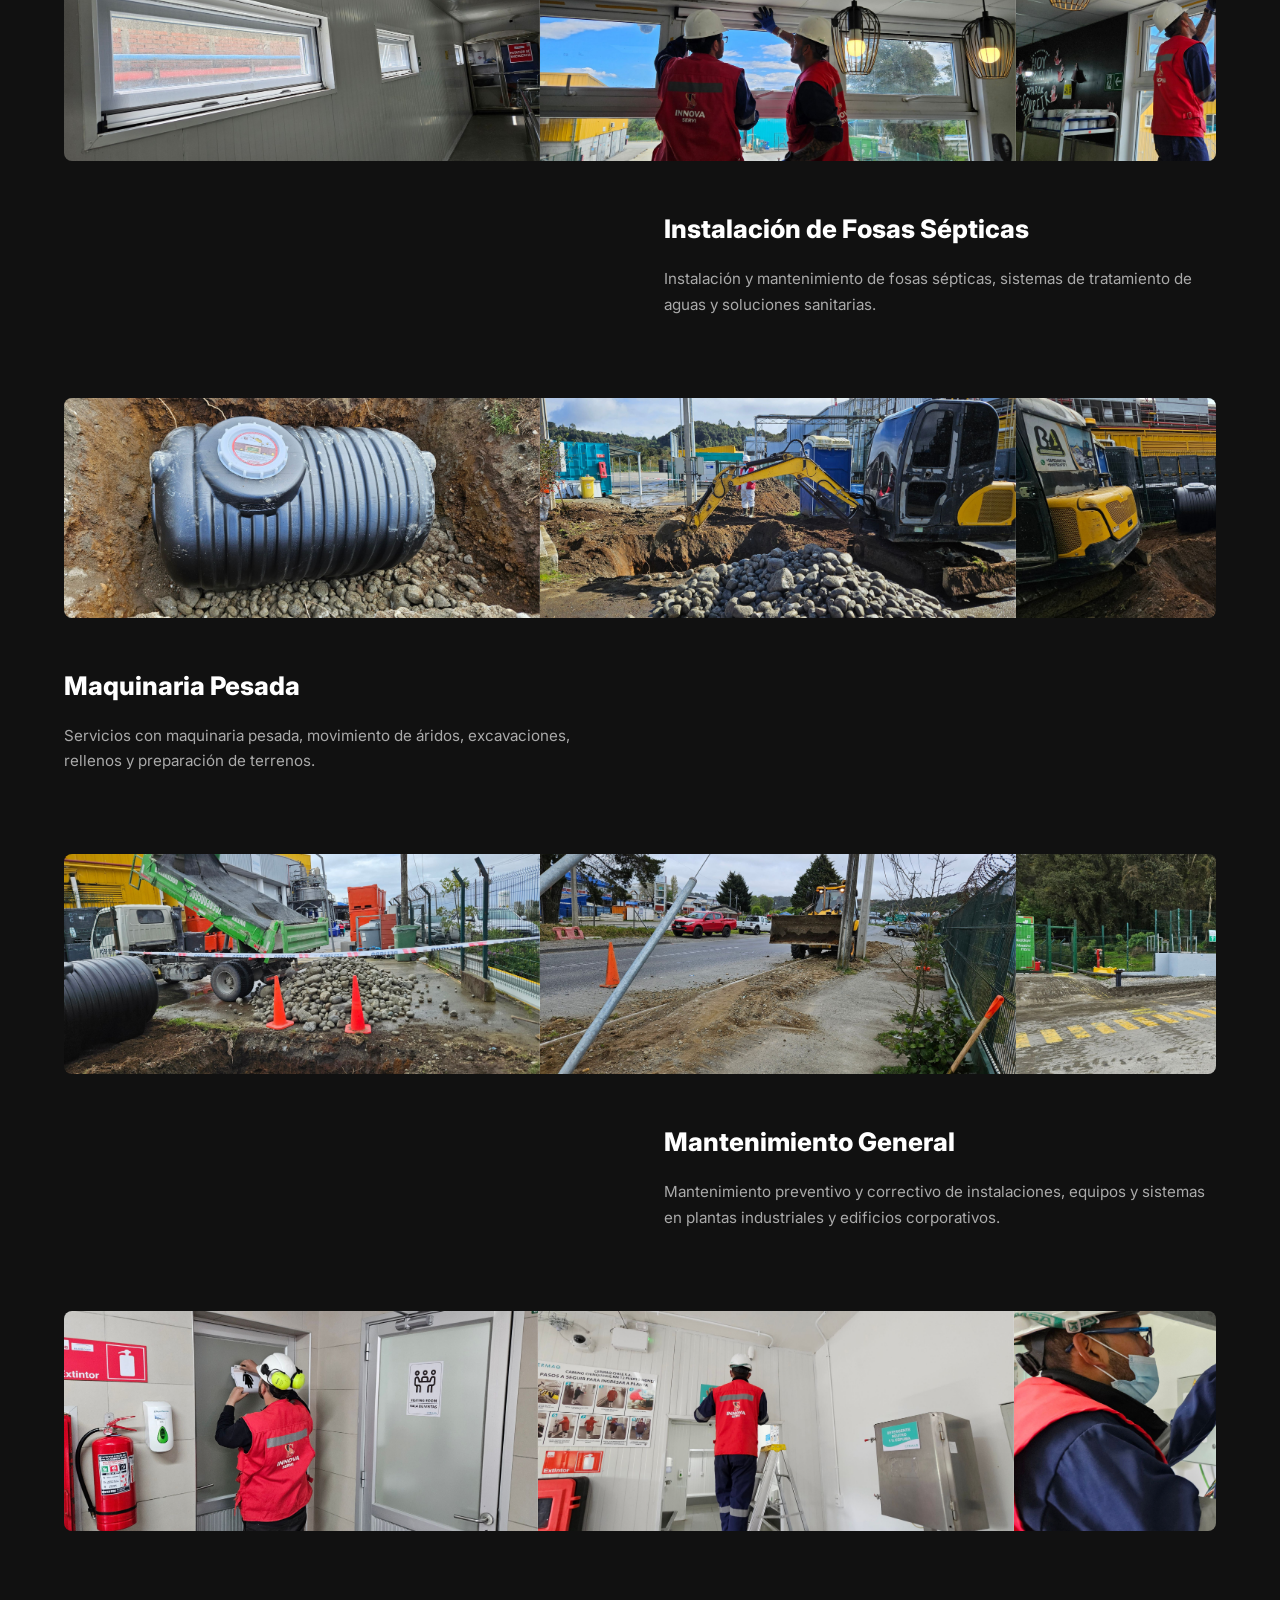
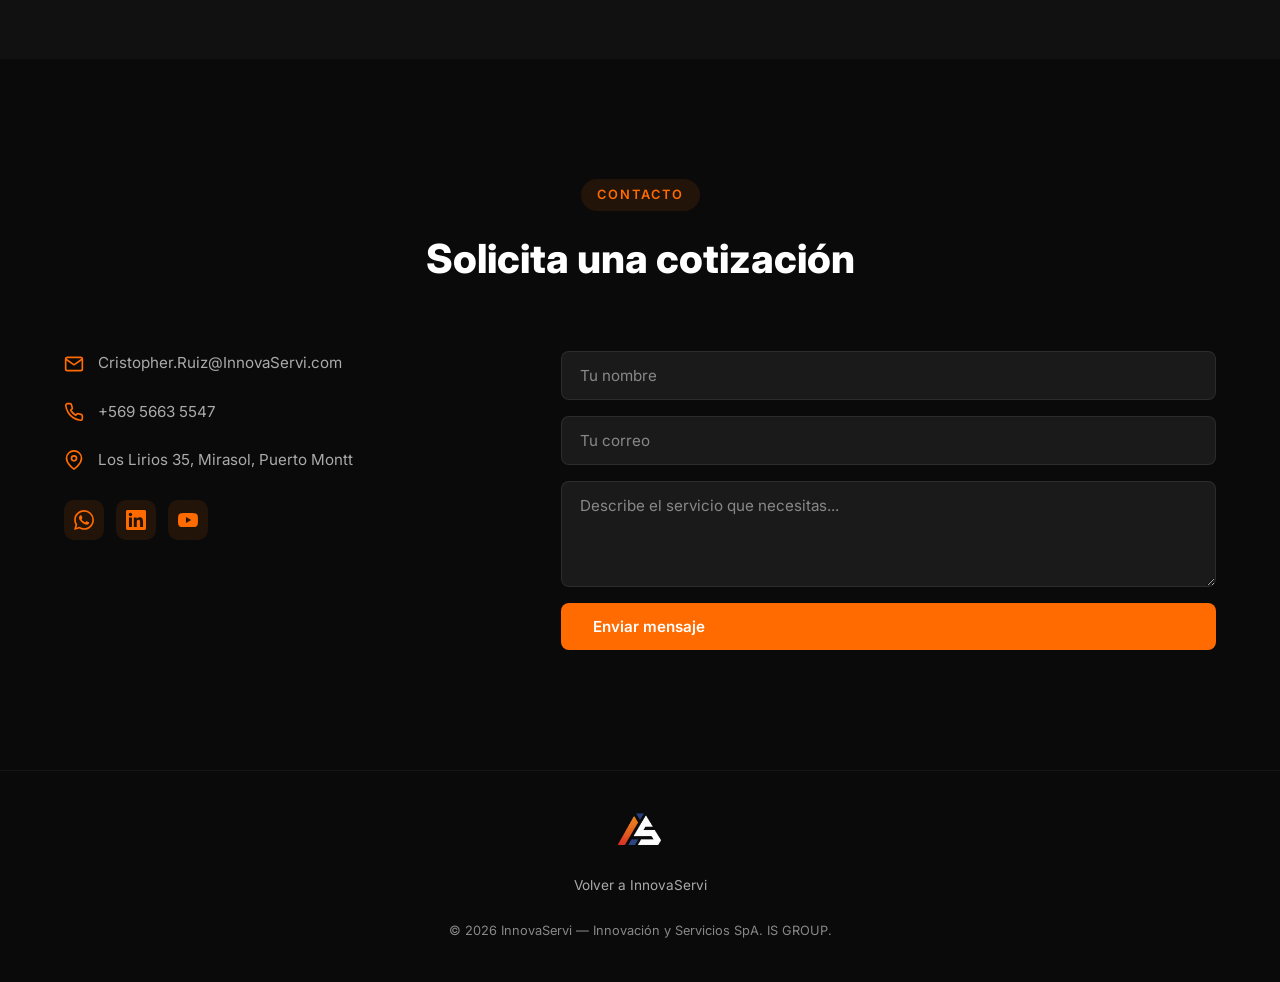
<file: innovaservi/servicios-generales/index.html>
<!DOCTYPE html>
<html lang="es">
<head>
  <meta charset="UTF-8" />
  <meta name="viewport" content="width=device-width, initial-scale=1.0" />
  <title>Servicios Generales - InnovaServi</title>
  <link rel="preconnect" href="https://fonts.googleapis.com" />
  <link rel="preconnect" href="https://fonts.gstatic.com" crossorigin />
  <link href="https://fonts.googleapis.com/css2?family=Inter:wght@400;500;600;700;800;900&display=swap" rel="stylesheet" />
  <link rel="stylesheet" href="../../css/style.css" />
  <link rel="icon" type="image/png" href="../../assets/images/favicon.png" />
</head>
<body class="subpage">

  <nav class="navbar">
    <div class="container nav-container">
      <a href="../../" class="logo">
        <img src="../../assets/images/ISGROUP-pb2.png" alt="IS GROUP" class="logo-img" />
        <span class="nav-sep">/</span>
        <span class="nav-sub">InnovaServi</span>
        <span class="nav-sep">/</span>
        <span class="nav-sub" style="opacity:0.65;font-weight:400;">Servicios Generales</span>
      </a>
      <ul class="nav-links">
        <li><a href="../" class="nav-link">InnovaServi</a></li>
        <li><a href="#servicios" class="nav-link active">Servicios</a></li>
        <li><a href="../#contacto" class="nav-link">Contacto</a></li>
      </ul>
    </div>
  </nav>

  <section class="page-hero">
    <div class="container page-hero-content">
      <h1 class="page-hero-title">Servicios <span class="highlight">Generales</span></h1>
      <p class="page-hero-desc">
        Mantención de instalaciones, áreas verdes, señalética y obras complementarias
        para empresas e instituciones.
      </p>
    </div>
  </section>

  <section class="servicios" id="servicios">
    <div class="container">

      <!-- Jardinería y Áreas Verdes -->
      <div class="cat-section">
        <div class="cat-text">
          <h2>Jardinería y Áreas Verdes</h2>
          <p>Inserción de césped natural, podado, corte de pasto, mantención de jardines corporativos y áreas verdes industriales.</p>
        </div>
      </div>
      <div class="cat-gallery"><div class="carousel-track"><img src="../../assets/images/InnovaServi/SeccionServiciosGenerales/Insercion de cesped natural/cesped-1.jpg" alt="" />
        <img src="../../assets/images/InnovaServi/SeccionServiciosGenerales/Insercion de cesped natural/cesped-2.jpg" alt="" />
        <img src="../../assets/images/InnovaServi/SeccionServiciosGenerales/Insercion de cesped natural/cesped-3.jpg" alt="" />
        <img src="../../assets/images/InnovaServi/SeccionServiciosGenerales/Insercion de cesped natural/cesped-4.jpg" alt="" />
        <img src="../../assets/images/InnovaServi/SeccionServiciosGenerales/Insercion de cesped natural/cesped-5.jpg" alt="" />
        <img src="../../assets/images/InnovaServi/SeccionServiciosGenerales/Insercion de cesped natural/cesped-6.jpg" alt="" />
        <img src="../../assets/images/InnovaServi/SeccionServiciosGenerales/Insercion de cesped natural/cesped-7.jpg" alt="" />
        <img src="../../assets/images/InnovaServi/SeccionServiciosGenerales/Insercion de cesped natural/cesped-8.jpg" alt="" />
        <img src="../../assets/images/InnovaServi/SeccionServiciosGenerales/Insercion de cesped natural/cesped-9.jpg" alt="" />
        <img src="../../assets/images/InnovaServi/SeccionServiciosGenerales/Servicio de Podado y corte de pasto/podado-1.jpg" alt="" />
        <img src="../../assets/images/InnovaServi/SeccionServiciosGenerales/Servicio de Podado y corte de pasto/podado-2.jpg" alt="" />
        <img src="../../assets/images/InnovaServi/SeccionServiciosGenerales/Servicio de Podado y corte de pasto/podado-3.jpg" alt="" />
        <img src="../../assets/images/InnovaServi/SeccionServiciosGenerales/Servicio de Podado y corte de pasto/podado-4.jpg" alt="" />
        <img src="../../assets/images/InnovaServi/SeccionServiciosGenerales/Servicio de Podado y corte de pasto/podado-5.jpg" alt="" />
        <img src="../../assets/images/InnovaServi/SeccionServiciosGenerales/Servicios de jardineria/jardineria-1.jpg" alt="" />
        <img src="../../assets/images/InnovaServi/SeccionServiciosGenerales/Servicios de jardineria/jardineria-2.jpg" alt="" /></div><button class="carousel-btn carousel-prev">‹</button><button class="carousel-btn carousel-next">›</button></div>

      <!-- Demarcación Vial -->
      <div class="cat-section cat-reverse">
        <div class="cat-text">
          <h2>Demarcación Vial</h2>
          <p>Demarcación de paso peatonal, señaléticas, cartelería general y marcas viales en estacionamientos y vías internas.</p>
        </div>
      </div>
      <div class="cat-gallery"><div class="carousel-track"><img src="../../assets/images/InnovaServi/SeccionServiciosGenerales/Demarcacion vial de paso peatonal/demarcacion-1.jpg" alt="" />
        <img src="../../assets/images/InnovaServi/SeccionServiciosGenerales/Demarcacion vial de paso peatonal/demarcacion-2.jpg" alt="" />
        <img src="../../assets/images/InnovaServi/SeccionServiciosGenerales/Demarcacion vial de paso peatonal/demarcacion-3.jpg" alt="" />
        <img src="../../assets/images/InnovaServi/SeccionServiciosGenerales/Demarcacion vial de paso peatonal/demarcacion-4.jpg" alt="" /></div><button class="carousel-btn carousel-prev">‹</button><button class="carousel-btn carousel-next">›</button></div>

      <!-- Instalación de Mallas -->
      <div class="cat-section">
        <div class="cat-text">
          <h2>Instalación de Mallas</h2>
          <p>Instalación de mallas mosquiteras, protecciones perimetrales y cerco perimetral para instalaciones industriales y comerciales.</p>
        </div>
      </div>
      <div class="cat-gallery"><div class="carousel-track"><img src="../../assets/images/InnovaServi/SeccionServiciosGenerales/Instalacion de mallas mosqueteras/mallas-1.jpg" alt="" />
        <img src="../../assets/images/InnovaServi/SeccionServiciosGenerales/Instalacion de mallas mosqueteras/mallas-2.jpg" alt="" />
        <img src="../../assets/images/InnovaServi/SeccionServiciosGenerales/Instalacion de mallas mosqueteras/mallas-3.jpg" alt="" />
        <img src="../../assets/images/InnovaServi/SeccionServiciosGenerales/Instalacion de mallas mosqueteras/mallas-4.jpg" alt="" />
        <img src="../../assets/images/InnovaServi/SeccionServiciosGenerales/Instalacion de mallas mosqueteras/mallas-5.jpg" alt="" />
        <img src="../../assets/images/InnovaServi/SeccionServiciosGenerales/Instalacion de mallas mosqueteras/mallas-6.jpg" alt="" />
        <img src="../../assets/images/InnovaServi/SeccionServiciosGenerales/Instalacion de mallas mosqueteras/mallas-7.jpg" alt="" /></div><button class="carousel-btn carousel-prev">‹</button><button class="carousel-btn carousel-next">›</button></div>

      <!-- Instalación de Fosas Sépticas -->
      <div class="cat-section cat-reverse">
        <div class="cat-text">
          <h2>Instalación de Fosas Sépticas</h2>
          <p>Instalación y mantenimiento de fosas sépticas, sistemas de tratamiento de aguas y soluciones sanitarias.</p>
        </div>
      </div>
      <div class="cat-gallery"><div class="carousel-track"><img src="../../assets/images/InnovaServi/SeccionServiciosGenerales/Instalacion de fosas septicas/fosas-1.jpg" alt="" />
        <img src="../../assets/images/InnovaServi/SeccionServiciosGenerales/Instalacion de fosas septicas/fosas-2.jpg" alt="" />
        <img src="../../assets/images/InnovaServi/SeccionServiciosGenerales/Instalacion de fosas septicas/fosas-3.jpg" alt="" />
        <img src="../../assets/images/InnovaServi/SeccionServiciosGenerales/Instalacion de fosas septicas/fosas-4.jpg" alt="" />
        <img src="../../assets/images/InnovaServi/SeccionServiciosGenerales/Instalacion de fosas septicas/fosas-5.jpg" alt="" />
        <img src="../../assets/images/InnovaServi/SeccionServiciosGenerales/Instalacion de fosas septicas/fosas-6.jpg" alt="" />
        <img src="../../assets/images/InnovaServi/SeccionServiciosGenerales/Instalacion de fosas septicas/fosas-7.jpg" alt="" />
        <img src="../../assets/images/InnovaServi/SeccionServiciosGenerales/Instalacion de fosas septicas/fosas-8.jpg" alt="" />
        <img src="../../assets/images/InnovaServi/SeccionServiciosGenerales/Instalacion de fosas septicas/fosas-9.jpg" alt="" />
        <img src="../../assets/images/InnovaServi/SeccionServiciosGenerales/Instalacion de fosas septicas/fosas-10.jpg" alt="" />
        <img src="../../assets/images/InnovaServi/SeccionServiciosGenerales/Instalacion de fosas septicas/fosas-11.jpg" alt="" />
        <img src="../../assets/images/InnovaServi/SeccionServiciosGenerales/Instalacion de fosas septicas/fosas-12.jpg" alt="" /></div><button class="carousel-btn carousel-prev">‹</button><button class="carousel-btn carousel-next">›</button></div>

      <!-- Maquinaria Pesada -->
      <div class="cat-section">
        <div class="cat-text">
          <h2>Maquinaria Pesada</h2>
          <p>Servicios con maquinaria pesada, movimiento de áridos, excavaciones, rellenos y preparación de terrenos.</p>
        </div>
      </div>
      <div class="cat-gallery"><div class="carousel-track"><img src="../../assets/images/InnovaServi/SeccionServiciosGenerales/Servicios de aridos y trabajos de maquinaria pesada/maquinaria-1.jpg" alt="" />
        <img src="../../assets/images/InnovaServi/SeccionServiciosGenerales/Servicios de aridos y trabajos de maquinaria pesada/maquinaria-2.jpg" alt="" />
        <img src="../../assets/images/InnovaServi/SeccionServiciosGenerales/Servicios de aridos y trabajos de maquinaria pesada/maquinaria-3.jpg" alt="" />
        <img src="../../assets/images/InnovaServi/SeccionServiciosGenerales/Servicios de aridos y trabajos de maquinaria pesada/maquinaria-4.jpg" alt="" />
        <img src="../../assets/images/InnovaServi/SeccionServiciosGenerales/Servicios de aridos y trabajos de maquinaria pesada/maquinaria-5.jpg" alt="" /></div><button class="carousel-btn carousel-prev">‹</button><button class="carousel-btn carousel-next">›</button></div>

      <!-- Mantenimiento General -->
      <div class="cat-section cat-reverse">
        <div class="cat-text">
          <h2>Mantenimiento General</h2>
          <p>Mantenimiento preventivo y correctivo de instalaciones, equipos y sistemas en plantas industriales y edificios corporativos.</p>
        </div>
      </div>
      <div class="cat-gallery"><div class="carousel-track"><img src="../../assets/images/InnovaServi/SeccionServiciosGenerales/Servicios de instalacion y eliminacion de senaleticas y carteleras/senaleticas-1.jpg" alt="" />
        <img src="../../assets/images/InnovaServi/SeccionServiciosGenerales/Servicios de instalacion y eliminacion de senaleticas y carteleras/senaleticas-2.jpg" alt="" />
        <img src="../../assets/images/InnovaServi/SeccionServiciosGenerales/Servicios de instalacion y eliminacion de senaleticas y carteleras/senaleticas-3.jpg" alt="" /></div><button class="carousel-btn carousel-prev">‹</button><button class="carousel-btn carousel-next">›</button></div>

    </div>
  </section>

  <section class="contacto reveal" id="contacto">
    <div class="container">
      <div class="section-header">
        <span class="section-tag">Contacto</span>
        <h2 class="section-title">Solicita una cotización</h2>
      </div>
      <div class="contacto-grid">
        <div class="contacto-info">
          <div class="contacto-item">
            <svg width="20" height="20" viewBox="0 0 24 24" fill="none" stroke="currentColor" stroke-width="2"><path d="M4 4h16c1.1 0 2 .9 2 2v12c0 1.1-.9 2-2 2H4c-1.1 0-2-.9-2-2V6c0-1.1.9-2 2-2z"/><polyline points="22,6 12,13 2,6"/></svg>
            <span>Cristopher.Ruiz@InnovaServi.com</span>
          </div>
          <div class="contacto-item">
            <svg width="20" height="20" viewBox="0 0 24 24" fill="none" stroke="currentColor" stroke-width="2"><path d="M22 16.92v3a2 2 0 0 1-2.18 2 19.79 19.79 0 0 1-8.63-3.07 19.5 19.5 0 0 1-6-6 19.79 19.79 0 0 1-3.07-8.67A2 2 0 0 1 4.11 2h3a2 2 0 0 1 2 1.72 12.84 12.84 0 0 0 .7 2.81 2 2 0 0 1-.45 2.11L8.09 9.91a16 16 0 0 0 6 6l1.27-1.27a2 2 0 0 1 2.11-.45 12.84 12.84 0 0 0 2.81.7A2 2 0 0 1 22 16.92z"/></svg>
            <span>+569 5663 5547</span>
          </div>
          <div class="contacto-item">
            <svg width="20" height="20" viewBox="0 0 24 24" fill="none" stroke="currentColor" stroke-width="2"><path d="M21 10c0 7-9 13-9 13s-9-6-9-13a9 9 0 0 1 18 0z"/><circle cx="12" cy="10" r="3"/></svg>
            <span>Los Lirios 35, Mirasol, Puerto Montt</span>
          </div>
          <div class="contacto-social">
            <a href="https://wa.me/56956635547" target="_blank" rel="noopener noreferrer" class="social-link" title="WhatsApp">
              <svg width="20" height="20" viewBox="0 0 24 24" fill="currentColor"><path d="M17.472 14.382c-.297-.149-1.758-.867-2.03-.967-.273-.099-.471-.148-.67.15-.197.297-.767.966-.94 1.164-.173.199-.347.223-.644.075-.297-.15-1.255-.463-2.39-1.475-.883-.788-1.48-1.761-1.653-2.059-.173-.297-.018-.458.13-.606.134-.133.298-.347.446-.52.149-.174.198-.298.298-.497.099-.198.05-.371-.025-.52-.075-.149-.669-1.612-.916-2.207-.242-.579-.487-.5-.669-.51-.173-.008-.371-.01-.57-.01-.198 0-.52.074-.792.372-.272.297-1.04 1.016-1.04 2.479 0 1.462 1.065 2.875 1.213 3.074.149.198 2.096 3.2 5.077 4.487.709.306 1.262.489 1.694.625.712.227 1.36.195 1.871.118.571-.085 1.758-.719 2.006-1.413.248-.694.248-1.289.173-1.413-.074-.124-.272-.198-.57-.347m-5.421 7.403h-.004a9.87 9.87 0 01-5.031-1.378l-.361-.214-3.741.982.998-3.648-.235-.374a9.86 9.86 0 01-1.51-5.26c.001-5.45 4.436-9.884 9.888-9.884 2.64 0 5.122 1.03 6.988 2.898a9.825 9.825 0 012.893 6.994c-.003 5.45-4.437 9.884-9.885 9.884m8.413-18.297A11.815 11.815 0 0012.05 0C5.495 0 .16 5.335.157 11.892c0 2.096.547 4.142 1.588 5.945L.057 24l6.305-1.654a11.882 11.882 0 005.683 1.448h.005c6.554 0 11.89-5.335 11.893-11.893a11.821 11.821 0 00-3.48-8.413z"/></svg>
            </a>
            <a href="https://www.linkedin.com/company/innova-servi/" target="_blank" rel="noopener noreferrer" class="social-link" title="LinkedIn">
              <svg width="20" height="20" viewBox="0 0 24 24" fill="currentColor"><path d="M20.447 20.452h-3.554v-5.569c0-1.328-.027-3.037-1.852-3.037-1.853 0-2.136 1.445-2.136 2.939v5.667H9.351V9h3.414v1.561h.046c.477-.9 1.637-1.85 3.37-1.85 3.601 0 4.267 2.37 4.267 5.455v6.286zM5.337 7.433c-1.144 0-2.063-.926-2.063-2.065 0-1.138.92-2.063 2.063-2.063 1.14 0 2.064.925 2.064 2.063 0 1.139-.925 2.065-2.064 2.065zm1.782 13.019H3.555V9h3.564v11.452zM22.225 0H1.771C.792 0 0 .774 0 1.729v20.542C0 23.227.792 24 1.771 24h20.451C23.2 24 24 23.227 24 22.271V1.729C24 .774 23.2 0 22.222 0h.003z"/></svg>
            </a>
            <a href="https://www.youtube.com/@InnovaServi" target="_blank" rel="noopener noreferrer" class="social-link" title="YouTube">
              <svg width="20" height="20" viewBox="0 0 24 24" fill="currentColor"><path d="M23.498 6.186a3.016 3.016 0 0 0-2.122-2.136C19.505 3.545 12 3.545 12 3.545s-7.505 0-9.377.505A3.017 3.017 0 0 0 .502 6.186C0 8.07 0 12 0 12s0 3.93.502 5.814a3.016 3.016 0 0 0 2.122 2.136c1.871.505 9.376.505 9.376.505s7.505 0 9.377-.505a3.015 3.015 0 0 0 2.122-2.136C24 15.93 24 12 24 12s0-3.93-.502-5.814zM9.545 15.568V8.432L15.818 12l-6.273 3.568z"/></svg>
            </a>
          </div>
        </div>
        <form class="contacto-form">
          <input type="text" placeholder="Tu nombre" required />
          <input type="email" placeholder="Tu correo" required />
          <textarea rows="4" placeholder="Describe el servicio que necesitas..." required></textarea>
          <button type="submit" class="btn btn-primary">Enviar mensaje</button>
        </form>
      </div>
    </div>
  </section>

  <footer class="footer">
    <div class="container footer-content">
      <div class="footer-brand">
        <img src="../../assets/images/ISGROUP-pb2.png" alt="IS GROUP" class="logo-img" />
      </div>
      <div class="footer-links">
        <a href="../" class="footer-link">Volver a InnovaServi</a>
      </div>
      <p class="footer-copy">© 2026 InnovaServi — Innovación y Servicios SpA. IS GROUP.</p>
    </div>
  </footer>

  <script src="../../js/main.js"></script>
</body>
</html>
</file>
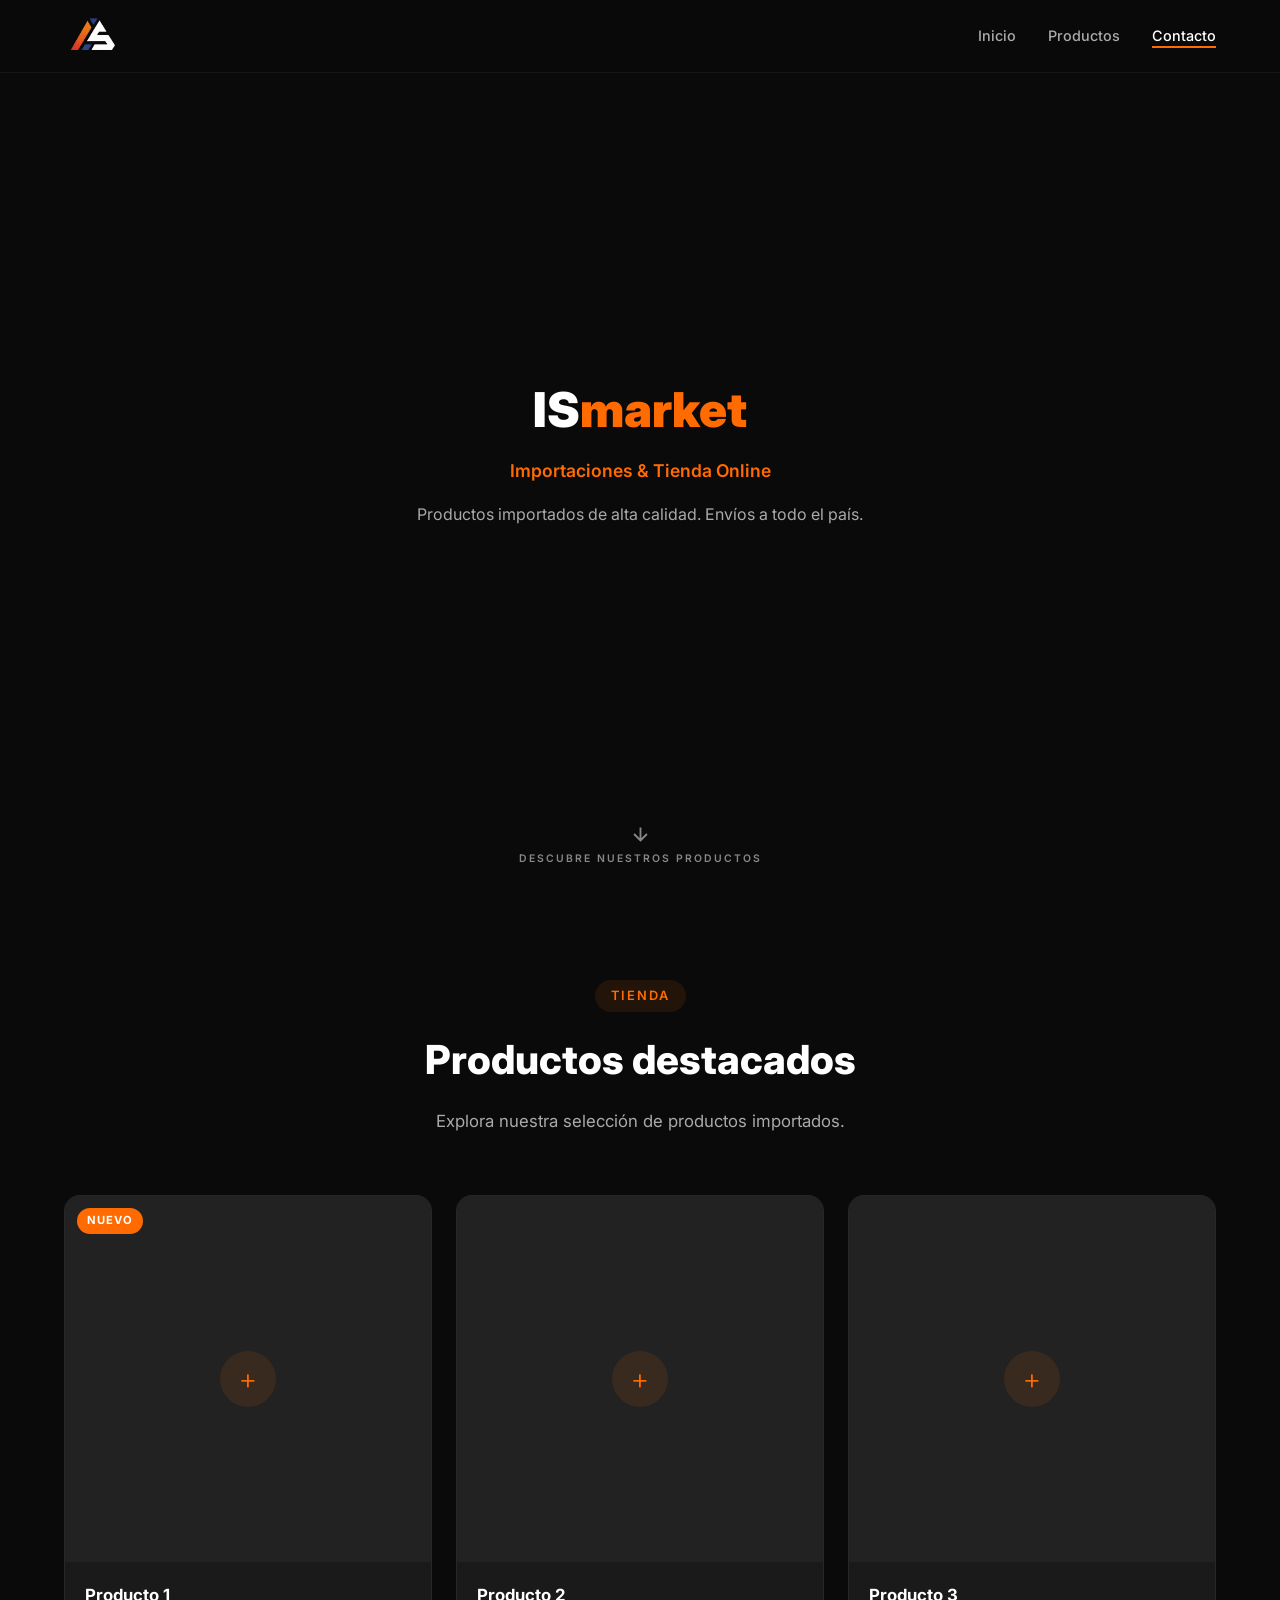
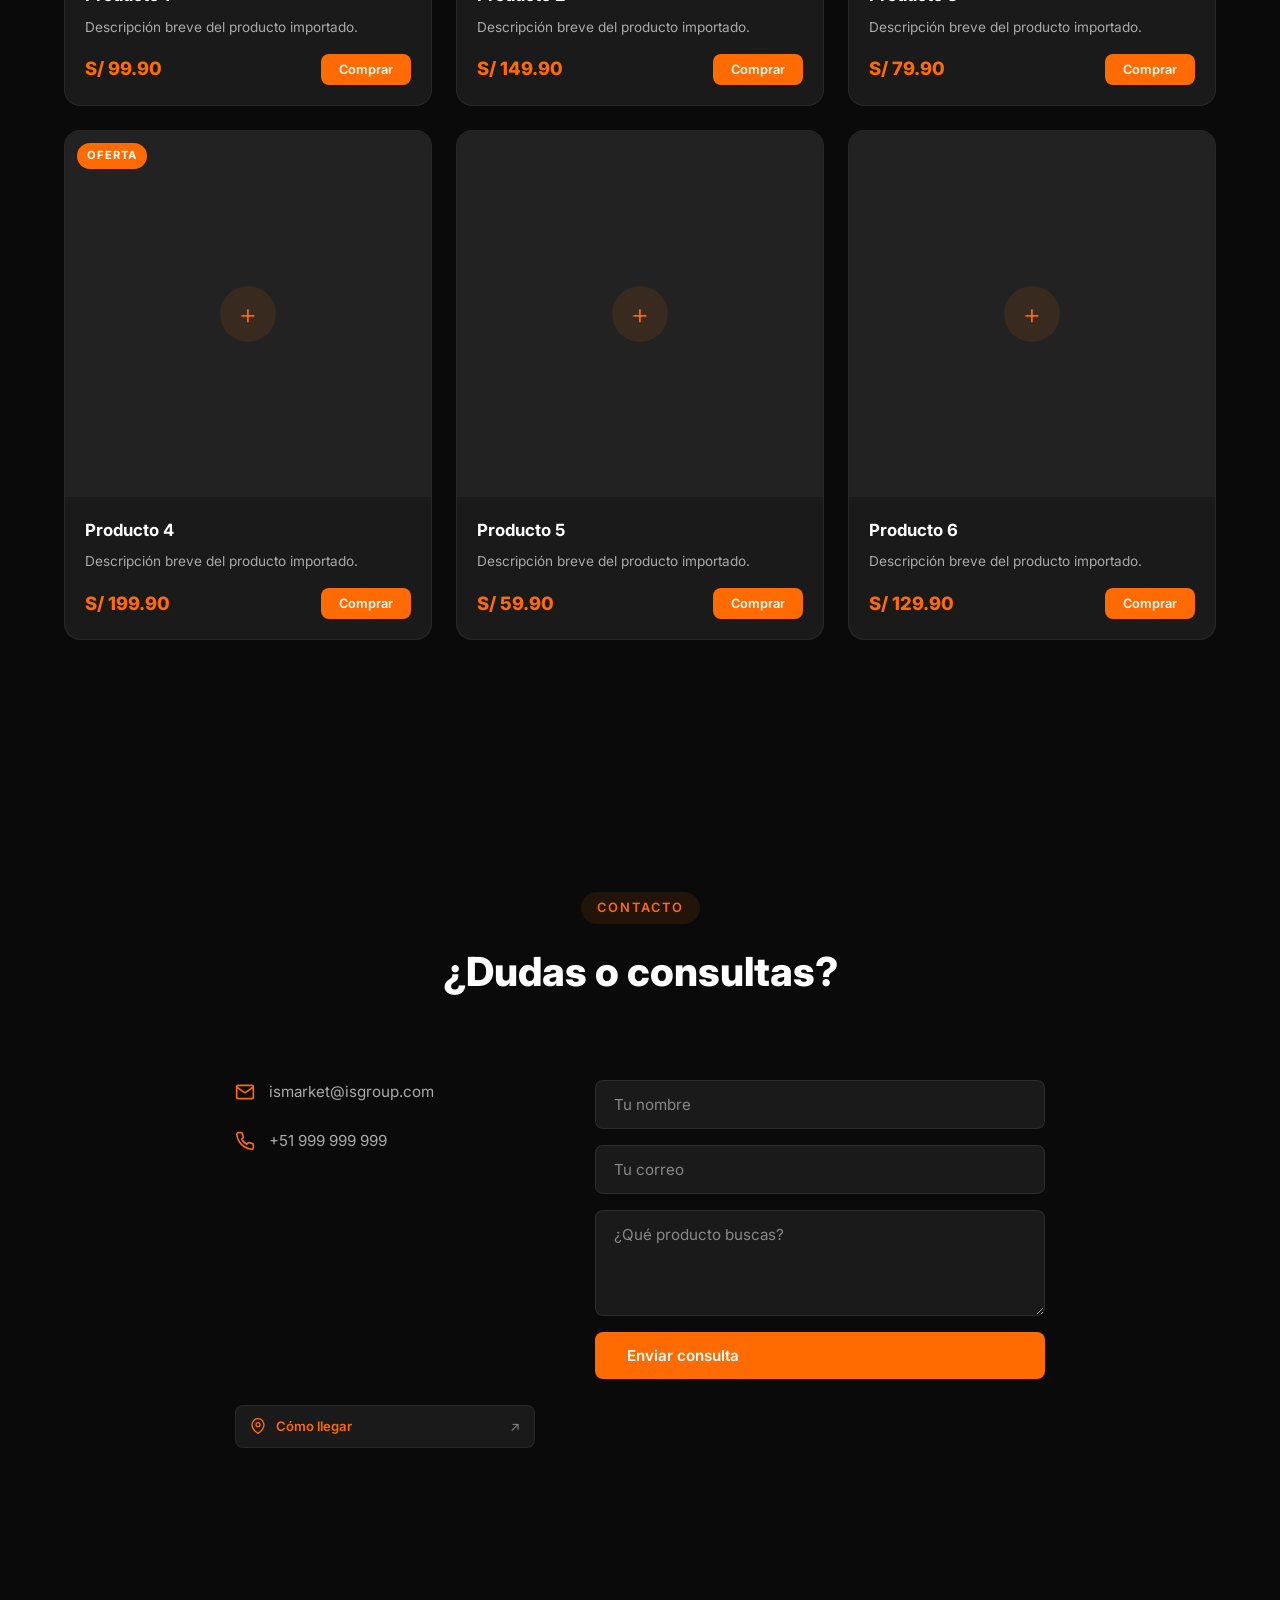
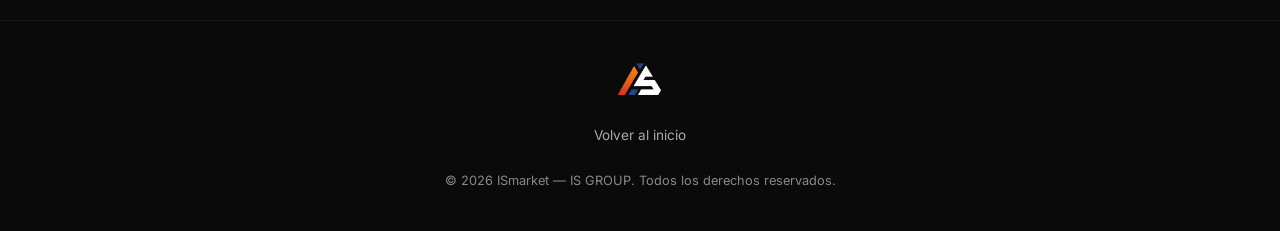
<file: web/ismarket/index.html>
<!DOCTYPE html>
<html lang="es">
<head>
  <meta charset="UTF-8" />
  <meta name="viewport" content="width=device-width, initial-scale=1.0" />
  <title>ISmarket - Importaciones & Tienda Online</title>
  <meta name="description" content="ISmarket - Tienda online con productos importados de alta calidad." />
  <link rel="preconnect" href="https://fonts.googleapis.com" />
  <link rel="preconnect" href="https://fonts.gstatic.com" crossorigin />
  <link href="https://fonts.googleapis.com/css2?family=Inter:wght@400;500;600;700;800;900&display=swap" rel="stylesheet" />
  <link rel="stylesheet" href="../css/style.css" />
  <link rel="icon" type="image/png" href="../assets/images/favicon.png" />
</head>
<body class="subpage ismarket-page">

  <!-- NAV -->
  <nav class="navbar">
    <div class="container nav-container">
      <a href="../index.html" class="logo">
        <img src="../assets/images/ISGROUP-pb2.png" alt="IS GROUP" class="logo-img" />
      </a>
      <ul class="nav-links">
        <li><a href="../index.html" class="nav-link">Inicio</a></li>
        <li><a href="#productos" class="nav-link active">Productos</a></li>
        <li><a href="#contacto" class="nav-link">Contacto</a></li>
      </ul>
    </div>
  </nav>

  <!-- HERO -->
  <section class="page-hero slide-section slide-center">
    <div class="container page-hero-content">
      <h1 class="page-hero-title">IS<span class="highlight">market</span></h1>
      <p class="page-hero-sub">Importaciones &amp; Tienda Online</p>
      <p class="page-hero-desc">
        Productos importados de alta calidad. Envíos a todo el país.
      </p>
    </div>
    <div class="scroll-hint">
      <svg viewBox="0 0 24 24" fill="none" stroke="currentColor" stroke-width="2"><path d="M12 5v14M5 12l7 7 7-7"/></svg>
      <span>Descubre nuestros productos</span>
    </div>
  </section>

  <!-- PRODUCTOS -->
  <section class="productos slide-section slide-top bg-slide-alt reveal" id="productos">
    <div class="container">
      <div class="section-header">
        <span class="section-tag">Tienda</span>
        <h2 class="section-title">Productos destacados</h2>
        <p class="section-desc">
          Explora nuestra selección de productos importados.
        </p>
      </div>

      <div class="productos-grid">
        <div class="producto-card">
          <div class="producto-img">
            <div class="producto-placeholder">+</div>
            <span class="producto-badge">Nuevo</span>
          </div>
          <div class="producto-body">
            <h3>Producto 1</h3>
            <p class="producto-desc">Descripción breve del producto importado.</p>
            <div class="producto-footer">
              <span class="producto-price">S/ 99.90</span>
              <button class="btn btn-primary btn-sm">Comprar</button>
            </div>
          </div>
        </div>
        <div class="producto-card">
          <div class="producto-img">
            <div class="producto-placeholder">+</div>
          </div>
          <div class="producto-body">
            <h3>Producto 2</h3>
            <p class="producto-desc">Descripción breve del producto importado.</p>
            <div class="producto-footer">
              <span class="producto-price">S/ 149.90</span>
              <button class="btn btn-primary btn-sm">Comprar</button>
            </div>
          </div>
        </div>
        <div class="producto-card">
          <div class="producto-img">
            <div class="producto-placeholder">+</div>
          </div>
          <div class="producto-body">
            <h3>Producto 3</h3>
            <p class="producto-desc">Descripción breve del producto importado.</p>
            <div class="producto-footer">
              <span class="producto-price">S/ 79.90</span>
              <button class="btn btn-primary btn-sm">Comprar</button>
            </div>
          </div>
        </div>
        <div class="producto-card">
          <div class="producto-img">
            <div class="producto-placeholder">+</div>
            <span class="producto-badge">Oferta</span>
          </div>
          <div class="producto-body">
            <h3>Producto 4</h3>
            <p class="producto-desc">Descripción breve del producto importado.</p>
            <div class="producto-footer">
              <span class="producto-price">S/ 199.90</span>
              <button class="btn btn-primary btn-sm">Comprar</button>
            </div>
          </div>
        </div>
        <div class="producto-card">
          <div class="producto-img">
            <div class="producto-placeholder">+</div>
          </div>
          <div class="producto-body">
            <h3>Producto 5</h3>
            <p class="producto-desc">Descripción breve del producto importado.</p>
            <div class="producto-footer">
              <span class="producto-price">S/ 59.90</span>
              <button class="btn btn-primary btn-sm">Comprar</button>
            </div>
          </div>
        </div>
        <div class="producto-card">
          <div class="producto-img">
            <div class="producto-placeholder">+</div>
          </div>
          <div class="producto-body">
            <h3>Producto 6</h3>
            <p class="producto-desc">Descripción breve del producto importado.</p>
            <div class="producto-footer">
              <span class="producto-price">S/ 129.90</span>
              <button class="btn btn-primary btn-sm">Comprar</button>
            </div>
          </div>
        </div>
      </div>

      <!--
      ==========================================
      INTEGRACIÓN CON SHOPIFY
      ==========================================
      Para conectar con Shopify, reemplaza los
      productos de arriba con los Buy Buttons:
      https://shopify.com/buy-button

      1. En Shopify: Configuración → Buy Button
      2. Genera el embed de cada producto
      3. Reemplaza cada .producto-card con el
         código generado por Shopify
      ==========================================
      -->
    </div>
  </section>

  <!-- CONTACTO -->
  <section class="contacto slide-section slide-center bg-slide-dark reveal" id="contacto">
    <div class="container">
      <div class="section-header">
        <span class="section-tag">Contacto</span>
        <h2 class="section-title">¿Dudas o consultas?</h2>
      </div>
      <div class="contacto-grid">
        <div class="contacto-info">
          <div class="contacto-item">
            <svg width="20" height="20" viewBox="0 0 24 24" fill="none" stroke="currentColor" stroke-width="2"><path d="M4 4h16c1.1 0 2 .9 2 2v12c0 1.1-.9 2-2 2H4c-1.1 0-2-.9-2-2V6c0-1.1.9-2 2-2z"/><polyline points="22,6 12,13 2,6"/></svg>
            <span>ismarket@isgroup.com</span>
          </div>
          <div class="contacto-item">
            <svg width="20" height="20" viewBox="0 0 24 24" fill="none" stroke="currentColor" stroke-width="2"><path d="M22 16.92v3a2 2 0 0 1-2.18 2 19.79 19.79 0 0 1-8.63-3.07 19.5 19.5 0 0 1-6-6 19.79 19.79 0 0 1-3.07-8.67A2 2 0 0 1 4.11 2h3a2 2 0 0 1 2 1.72 12.84 12.84 0 0 0 .7 2.81 2 2 0 0 1-.45 2.11L8.09 9.91a16 16 0 0 0 6 6l1.27-1.27a2 2 0 0 1 2.11-.45 12.84 12.84 0 0 0 2.81.7A2 2 0 0 1 22 16.92z"/></svg>
            <span>+51 999 999 999</span>
          </div>
          <div class="contacto-mapa">
            <iframe src="https://www.google.com/maps?q=Puerto+Montt+Chile&output=embed" loading="lazy" title="Mapa de ubicación"></iframe>
            <a href="https://www.google.com/maps/dir//Puerto+Montt+Chile" target="_blank" rel="noopener noreferrer" class="contacto-mapa-link">
              <svg width="16" height="16" viewBox="0 0 24 24" fill="none" stroke="currentColor" stroke-width="2"><path d="M21 10c0 7-9 13-9 13s-9-6-9-13a9 9 0 0 1 18 0z"/><circle cx="12" cy="10" r="3"/></svg>
              Cómo llegar
              <span>↗</span>
            </a>
          </div>
        </div>
        <form class="contacto-form">
          <input type="text" placeholder="Tu nombre" required />
          <input type="email" placeholder="Tu correo" required />
          <textarea rows="4" placeholder="¿Qué producto buscas?" required></textarea>
          <button type="submit" class="btn btn-primary">Enviar consulta</button>
        </form>
      </div>
    </div>
  </section>

  <!-- FOOTER -->
  <footer class="footer">
    <div class="container footer-content">
      <div class="footer-brand">
        <img src="../assets/images/ISGROUP-pb2.png" alt="IS GROUP" class="logo-img" />
      </div>
      <div class="footer-links">
        <a href="../index.html" class="footer-link">Volver al inicio</a>
      </div>
      <p class="footer-copy">© 2026 ISmarket — IS GROUP. Todos los derechos reservados.</p>
    </div>
  </footer>

  <script src="../js/main.js"></script>
</body>
</html>
</file>
<file: css/style.css>
/* ========================================
   IS GROUP - Holding Empresarial
   Estilo: Naranja & Negro
   ======================================== */

:root {
  --orange-500: #FF6B00;
  --orange-400: #FF8500;
  --orange-600: #E05E00;
  --orange-700: #B84D00;
  --dark-900: #0A0A0A;
  --dark-800: #111111;
  --dark-700: #1A1A1A;
  --dark-600: #222222;
  --dark-500: #333333;
  --gray-400: #888888;
  --gray-300: #AAAAAA;
  --gray-200: #CCCCCC;
  --gray-100: #E5E5E5;
  --white: #FFFFFF;
  --font: 'Inter', -apple-system, BlinkMacSystemFont, 'Segoe UI', sans-serif;
  --radius: 16px;
  --radius-sm: 8px;
  --transition: 0.3s cubic-bezier(0.4, 0, 0.2, 1);
}

*, *::before, *::after {
  margin: 0;
  padding: 0;
  box-sizing: border-box;
}

html {
  scroll-behavior: smooth;
  scroll-padding-top: 80px;
}

body {
  font-family: var(--font);
  background: var(--dark-900);
  color: var(--gray-200);
  line-height: 1.6;
  -webkit-font-smoothing: antialiased;
}

a { text-decoration: none; color: inherit; }
img { max-width: 100%; display: block; }
ul { list-style: none; }

.container {
  max-width: 1200px;
  margin: 0 auto;
  padding: 0 24px;
}

/* ---- Botones ---- */
.btn {
  display: inline-flex;
  align-items: center;
  gap: 10px;
  padding: 14px 32px;
  font-family: var(--font);
  font-size: 0.95rem;
  font-weight: 600;
  border: none;
  border-radius: var(--radius-sm);
  cursor: pointer;
  transition: var(--transition);
}

.btn-primary {
  background: var(--orange-500);
  color: var(--white);
}

.btn-primary:hover {
  background: var(--orange-400);
  transform: translateY(-2px);
  box-shadow: 0 8px 30px rgba(255, 107, 0, 0.35);
}

/* ---- Highlight ---- */
.highlight {
  color: var(--orange-500);
}

/* ---- Section Header ---- */
.section-header {
  text-align: center;
  margin-bottom: 60px;
}

.section-tag {
  display: inline-block;
  font-size: 0.8rem;
  font-weight: 600;
  letter-spacing: 2px;
  text-transform: uppercase;
  color: var(--orange-500);
  background: rgba(255, 107, 0, 0.1);
  padding: 6px 16px;
  border-radius: 100px;
  margin-bottom: 16px;
}

.section-title {
  font-size: 2.5rem;
  font-weight: 800;
  color: var(--white);
  margin-bottom: 16px;
}

.section-desc {
  max-width: 560px;
  margin: 0 auto;
  font-size: 1.05rem;
  color: var(--gray-300);
}

/* ========================================
   NAVBAR
   ======================================== */
.navbar {
  position: fixed;
  top: 0;
  left: 0;
  width: 100%;
  z-index: 1000;
  background: rgba(10, 10, 10, 0.85);
  backdrop-filter: blur(20px);
  -webkit-backdrop-filter: blur(20px);
  border-bottom: 1px solid rgba(255, 255, 255, 0.05);
  transition: var(--transition);
}

.nav-container {
  display: flex;
  align-items: center;
  justify-content: space-between;
  height: 72px;
}

.nav-sep {
  color: var(--gray-400);
  font-size: 1rem;
  font-weight: 300;
  margin: 0 6px;
  opacity: 0.5;
}

.nav-sub {
  font-size: 0.85rem;
  font-weight: 600;
  color: var(--orange-500);
  white-space: nowrap;
}

.logo {
  display: flex;
  align-items: center;
  gap: 10px;
}

.logo-icon {
  display: inline-flex;
  align-items: center;
  justify-content: center;
  width: 26px;
  height: 26px;
  position: relative;
}

.logo-icon::before {
  content: '';
  width: 14px;
  height: 14px;
  background: var(--orange-500);
  transform: rotate(45deg);
  border-radius: 3px;
}

.logo-text {
  font-size: 1.3rem;
  font-weight: 900;
  color: var(--white);
  letter-spacing: -0.5px;
}

.logo-img {
  height: 40px;
  width: auto;
  display: block;
}

.nav-links {
  display: flex;
  gap: 32px;
}

.nav-link {
  font-size: 0.9rem;
  font-weight: 500;
  color: var(--gray-300);
  transition: var(--transition);
  position: relative;
}

.nav-link::after {
  content: '';
  position: absolute;
  bottom: -4px;
  left: 0;
  width: 0;
  height: 2px;
  background: var(--orange-500);
  transition: var(--transition);
}

.nav-link:hover,
.nav-link.active {
  color: var(--white);
}

.nav-link.active::after,
.nav-link:hover::after {
  width: 100%;
}

/* ---- Hamburger ---- */
.menu-toggle {
  display: none;
  flex-direction: column;
  gap: 5px;
  background: none;
  border: none;
  cursor: pointer;
  padding: 4px;
}

.menu-toggle span {
  display: block;
  width: 24px;
  height: 2px;
  background: var(--white);
  border-radius: 2px;
  transition: var(--transition);
}

.menu-toggle.active span:nth-child(1) {
  transform: rotate(45deg) translate(5px, 5px);
}

.menu-toggle.active span:nth-child(2) {
  opacity: 0;
}

.menu-toggle.active span:nth-child(3) {
  transform: rotate(-45deg) translate(5px, -5px);
}

/* ========================================
   HERO
   ======================================== */
.hero {
  position: relative;
  min-height: 100dvh;
  display: flex;
  align-items: center;
  justify-content: center;
  overflow: hidden;
  padding-top: 72px;
}

.hero-bg {
  position: absolute;
  inset: 0;
  background:
    radial-gradient(ellipse at 20% 50%, rgba(255, 107, 0, 0.08) 0%, transparent 60%),
    radial-gradient(ellipse at 80% 20%, rgba(255, 107, 0, 0.05) 0%, transparent 50%),
    radial-gradient(ellipse at 50% 80%, rgba(255, 107, 0, 0.03) 0%, transparent 50%);
  z-index: 0;
}

.hero-content {
  position: relative;
  z-index: 1;
  text-align: center;
  max-width: 720px;
}

.hero-badge {
  display: inline-block;
  font-size: 0.8rem;
  font-weight: 600;
  letter-spacing: 2px;
  text-transform: uppercase;
  color: var(--orange-500);
  background: rgba(255, 107, 0, 0.1);
  border: 1px solid rgba(255, 107, 0, 0.2);
  padding: 8px 20px;
  border-radius: 100px;
  margin-bottom: 24px;
}

  .hero-title {
    font-size: 5rem;
    font-weight: 900;
    color: var(--white);
    letter-spacing: -2px;
    line-height: 1.05;
    margin-bottom: 24px;
    display: flex;
    align-items: center;
    justify-content: center;
    gap: 12px;
  }

  .hero-logo{
   height: 80px;
   width: auto;
   vertical-align: middle;
  }

.hero-subtitle {
  font-size: 1.2rem;
  color: var(--gray-300);
  margin-bottom: 40px;
  line-height: 1.7;
}

.hero-scroll {
  position: absolute;
  bottom: 40px;
  left: 50%;
  transform: translateX(-50%);
  display: flex;
  flex-direction: column;
  align-items: center;
  gap: 8px;
  font-size: 0.7rem;
  text-transform: uppercase;
  letter-spacing: 2px;
  color: var(--gray-400);
}

.scroll-line {
  width: 1px;
  height: 40px;
  background: linear-gradient(to bottom, var(--gray-400), transparent);
  animation: scrollPulse 2s ease-in-out infinite;
}

@keyframes scrollPulse {
  0%, 100% { opacity: 1; transform: scaleY(1); }
  50% { opacity: 0.3; transform: scaleY(0.5); }
}

/* ========================================
   NOSOTROS
   ======================================== */
.nosotros {
  min-height: 100dvh;
  display: flex;
  flex-direction: column;
  justify-content: center;
  padding: 120px 0;
  background: var(--dark-900);
}

.nosotros-content {
  display: grid;
  grid-template-columns: 1fr 1fr;
  gap: 60px;
  align-items: center;
}

.nosotros-text p {
  font-size: 1rem;
  color: var(--gray-300);
  line-height: 1.7;
  margin-bottom: 16px;
}

.nosotros-text p:last-child {
  margin-bottom: 0;
}

.nosotros-stats {
  display: grid;
  grid-template-columns: repeat(3, 1fr);
  gap: 24px;
}

.stat-item {
  text-align: center;
  background: var(--dark-700);
  border: 1px solid rgba(255, 255, 255, 0.06);
  border-radius: var(--radius);
  padding: 32px 16px;
  transition: var(--transition);
}

.stat-item:hover {
  border-color: rgba(255, 107, 0, 0.15);
  transform: translateY(-4px);
}

.stat-number {
  display: block;
  font-size: 2.2rem;
  font-weight: 900;
  color: var(--orange-500);
  line-height: 1;
  margin-bottom: 8px;
}

.stat-label {
  font-size: 0.85rem;
  color: var(--gray-400);
  font-weight: 500;
}

/* ========================================
   ISPERFORMANCE DESTACADO
   ======================================== */
.isp-destacado {
  position: relative;
  overflow: hidden;
  min-height: 100dvh;
  display: flex;
  flex-direction: column;
  justify-content: center;
  padding: 120px 0;
}

.isp-destacado-grid {
  display: grid;
  grid-template-columns: 1fr 1fr;
  gap: 60px;
  align-items: center;
}

.isp-destacado-info .section-tag {
  margin-bottom: 12px;
}

.isp-destacado-title {
  font-size: 2.8rem;
  font-weight: 900;
  color: var(--white);
  line-height: 1.15;
  margin-bottom: 8px;
}

.isp-destacado-sub {
  font-size: 1rem;
  font-weight: 600;
  color: var(--orange-500);
  margin-bottom: 20px;
}

.isp-destacado-desc {
  font-size: 1rem;
  color: var(--gray-300);
  line-height: 1.7;
  margin-bottom: 24px;
}

.isp-destacado-features {
  display: flex;
  flex-wrap: wrap;
  gap: 10px;
  margin-bottom: 32px;
}

.feature-tag {
  font-size: 0.8rem;
  font-weight: 600;
  color: var(--orange-500);
  background: rgba(255, 107, 0, 0.08);
  border: 1px solid rgba(255, 107, 0, 0.15);
  padding: 6px 14px;
  border-radius: 100px;
}

.isp-img-card--single {
  border-radius: var(--radius);
  overflow: hidden;
  display: flex;
  align-items: center;
  justify-content: center;
  min-height: 260px;
  background: var(--dark-700);
  border: 1px solid rgba(255, 107, 0, 0.1);
  padding: 40px;
}

.isp-img-card--single img {
  max-width: 80%;
  height: auto;
  object-fit: contain;
}

/* ========================================
   EMPRESAS / CARDS
   ======================================== */
.empresas {
  min-height: 100dvh;
  display: flex;
  flex-direction: column;
  justify-content: center;
  padding: 120px 0;
  background: var(--dark-800);
}

.cards-grid {
  display: grid;
  grid-template-columns: repeat(3, 1fr);
  gap: 32px;
}

.cards-grid--two {
  grid-template-columns: repeat(2, 1fr);
}

.card {
  position: relative;
  background: var(--dark-700);
  border: 1px solid rgba(255, 255, 255, 0.06);
  border-radius: var(--radius);
  padding: 40px 32px;
  transition: var(--transition);
  display: flex;
  flex-direction: column;
  overflow: hidden;
}

.card::before {
  content: '';
  position: absolute;
  top: 0;
  left: 0;
  right: 0;
  height: 3px;
  background: var(--orange-500);
  transform: scaleX(0);
  transform-origin: left;
  transition: var(--transition);
}

.card:hover {
  border-color: rgba(255, 107, 0, 0.2);
  transform: translateY(-6px);
  box-shadow: 0 20px 60px rgba(0, 0, 0, 0.4);
}

.card:hover::before {
  transform: scaleX(1);
}

.card-featured {
  border-color: rgba(255, 107, 0, 0.15);
  box-shadow: 0 0 40px rgba(255, 107, 0, 0.05);
}

.card-badge {
  position: absolute;
  top: 16px;
  right: 16px;
  font-size: 0.7rem;
  font-weight: 700;
  text-transform: uppercase;
  letter-spacing: 1px;
  color: var(--orange-500);
  background: rgba(255, 107, 0, 0.1);
  border: 1px solid rgba(255, 107, 0, 0.2);
  padding: 4px 12px;
  border-radius: 100px;
}

.card-icon-link {
  display: inline-block;
  text-decoration: none;
  color: inherit;
}

.card-icon {
  width: 56px;
  height: 56px;
  border-radius: 14px;
  background: rgba(255, 107, 0, 0.1);
  color: var(--orange-500);
  padding: 14px;
  margin-bottom: 24px;
  transition: var(--transition);
}

.card-icon-link:hover .card-icon {
  background: rgba(255, 107, 0, 0.2);
  transform: scale(1.05);
}

.card-icon svg {
  width: 100%;
  height: 100%;
}

.card-icon img {
  width: 100%;
  height: 100%;
  object-fit: contain;
}

.card-number {
  font-size: 0.75rem;
  font-weight: 700;
  color: var(--gray-400);
  letter-spacing: 1px;
  margin-bottom: 8px;
  display: block;
}

.card-title {
  font-size: 1.5rem;
  font-weight: 800;
  color: var(--white);
  margin-bottom: 4px;
}

.card-sub {
  font-size: 0.9rem;
  color: var(--orange-500);
  font-weight: 500;
  margin-bottom: 16px;
}

.card-text {
  font-size: 0.9rem;
  color: var(--gray-300);
  line-height: 1.7;
  margin-bottom: 24px;
  flex: 1;
}

.card-link {
  display: inline-flex;
  align-items: center;
  gap: 8px;
  font-size: 0.9rem;
  font-weight: 600;
  color: var(--orange-500);
  transition: var(--transition);
}

.card-link:hover {
  gap: 12px;
  color: var(--orange-400);
}

/* ========================================
   CONTACTO
   ======================================== */
.contacto {
  padding: 120px 0;
  background: var(--dark-900);
}

.contacto-grid {
  display: grid;
  grid-template-columns: 1fr 1.5fr;
  gap: 60px;
  align-items: start;
}

.contacto-info {
  display: flex;
  flex-direction: column;
  gap: 24px;
}

.contacto-item {
  display: flex;
  align-items: center;
  gap: 14px;
  font-size: 0.95rem;
  color: var(--gray-300);
}

.contacto-item svg {
  color: var(--orange-500);
  flex-shrink: 0;
}

.contacto-social {
  display: flex;
  gap: 12px;
  margin-top: 4px;
}

.contacto-mapa {
  margin-top: 20px;
}

.contacto-mapa iframe {
  display: block;
  width: 100%;
  height: 200px;
  border: none;
  border-radius: var(--radius-sm);
  filter: grayscale(0.3) contrast(1.1);
  transition: var(--transition);
}

.contacto-mapa:hover iframe {
  filter: grayscale(0) contrast(1);
}

.contacto-mapa-link {
  display: flex;
  align-items: center;
  gap: 10px;
  margin-top: 8px;
  padding: 10px 14px;
  font-size: 0.82rem;
  font-weight: 600;
  color: var(--orange-500);
  background: var(--dark-700);
  border: 1px solid rgba(255, 255, 255, 0.06);
  border-radius: var(--radius-sm);
  text-decoration: none;
  transition: var(--transition);
}

.contacto-mapa-link:hover {
  background: rgba(255, 107, 0, 0.1);
  border-color: rgba(255, 107, 0, 0.2);
}

.contacto-mapa-link svg {
  flex-shrink: 0;
}

.contacto-mapa-link span {
  margin-left: auto;
  color: var(--gray-400);
  font-weight: 400;
}

.social-link {
  width: 40px;
  height: 40px;
  border-radius: 10px;
  background: rgba(255, 107, 0, 0.1);
  color: var(--orange-500);
  display: inline-flex;
  align-items: center;
  justify-content: center;
  transition: var(--transition);
}

.social-link:hover {
  background: var(--orange-500);
  color: var(--white);
  transform: translateY(-2px);
}

.contacto-form {
  display: flex;
  flex-direction: column;
  gap: 16px;
}

.contacto-form input,
.contacto-form textarea {
  width: 100%;
  padding: 14px 18px;
  font-family: var(--font);
  font-size: 0.95rem;
  background: var(--dark-700);
  border: 1px solid rgba(255, 255, 255, 0.08);
  border-radius: var(--radius-sm);
  color: var(--white);
  outline: none;
  transition: var(--transition);
}

.contacto-form input:focus,
.contacto-form textarea:focus {
  border-color: var(--orange-500);
  box-shadow: 0 0 0 3px rgba(255, 107, 0, 0.1);
}

.contacto-form input::placeholder,
.contacto-form textarea::placeholder {
  color: var(--gray-400);
}

/* ========================================
   FOOTER
   ======================================== */
.footer {
  padding: 40px 0;
  border-top: 1px solid rgba(255, 255, 255, 0.05);
  background: var(--dark-900);
}

.footer-contact {
  display: flex;
  flex-wrap: wrap;
  justify-content: center;
  gap: 20px;
}

.footer-contact-item {
  display: inline-flex;
  align-items: center;
  gap: 6px;
  font-size: 0.82rem;
  color: var(--gray-400);
  text-decoration: none;
  transition: var(--transition);
}

.footer-contact-item svg {
  width: 14px;
  height: 14px;
  color: var(--orange-500);
  flex-shrink: 0;
}

.footer-contact-item:hover {
  color: var(--orange-500);
}

.footer-social {
  display: flex;
  gap: 12px;
  justify-content: center;
}

.footer-content {
  display: flex;
  flex-direction: column;
  align-items: center;
  gap: 24px;
  text-align: center;
}

.footer-brand {
  display: flex;
  align-items: center;
  gap: 10px;
}

.footer-brand p {
  font-size: 0.85rem;
  color: var(--gray-400);
  margin-left: 4px;
}

.footer-links {
  display: flex;
  gap: 32px;
}

.footer-link {
  font-size: 0.85rem;
  color: var(--gray-300);
  transition: var(--transition);
}

.footer-link:hover {
  color: var(--orange-500);
}

.footer-copy {
  font-size: 0.8rem;
  color: var(--gray-400);
}

/* ========================================
   RESPONSIVE
   ======================================== */
@media (max-width: 968px) {
  .cards-grid,
  .cards-grid--two {
    grid-template-columns: 1fr;
    max-width: 480px;
    margin: 0 auto;
  }

  .equipos-grid {
    grid-template-columns: repeat(2, 1fr);
  }
}

@media (max-width: 768px) {
  .hero-title {
    font-size: 3rem;
  }

  .hero-subtitle {
    font-size: 1rem;
  }

  .section-title {
    font-size: 1.8rem;
  }

  .nosotros-content {
    grid-template-columns: 1fr;
    gap: 40px;
  }

  .nosotros-stats {
    grid-template-columns: repeat(3, 1fr);
    gap: 16px;
  }

  .stat-item {
    padding: 24px 12px;
  }

  .stat-number {
    font-size: 1.6rem;
  }

  .isp-destacado-grid {
    grid-template-columns: 1fr;
    gap: 40px;
  }

  .isp-destacado-title {
    font-size: 2rem;
  }

  .contacto-grid {
    grid-template-columns: 1fr;
    gap: 40px;
  }

  .menu-toggle {
    display: flex;
  }

  .nav-links {
    position: fixed;
    top: 72px;
    left: 0;
    right: 0;
    background: rgba(10, 10, 10, 0.98);
    backdrop-filter: blur(20px);
    flex-direction: column;
    align-items: center;
    gap: 0;
    padding: 24px 0;
    transform: translateY(-100%);
    opacity: 0;
    pointer-events: none;
    transition: var(--transition);
    border-bottom: 1px solid rgba(255, 255, 255, 0.05);
  }

  .nav-links.open {
    transform: translateY(0);
    opacity: 1;
    pointer-events: all;
  }

  .nav-link {
    padding: 16px 0;
    width: 100%;
    text-align: center;
  }

  .nav-sep,
  .nav-sub {
    display: none;
  }

  .footer-contact {
    flex-direction: column;
    align-items: center;
    gap: 12px;
  }

  .equipos-grid {
    grid-template-columns: repeat(2, 1fr);
  }
}

@media (max-width: 480px) {
  .hero-title {
    font-size: 2.2rem;
    letter-spacing: -1px;
  }

  .btn {
    padding: 12px 24px;
    font-size: 0.9rem;
  }

  .container {
    padding: 0 16px;
  }

  .card {
    padding: 28px 24px;
  }

  .nosotros-stats {
    grid-template-columns: 1fr;
    gap: 12px;
  }

  .equipos-grid {
    grid-template-columns: 1fr;
  }

  .filtro-grid {
    flex-direction: column;
  }

  .filtro-field {
    min-width: 100%;
  }
}

/* ---- Scroll Reveal ---- */
.reveal {
  opacity: 0;
  transform: translateY(30px);
  transition: opacity 0.6s cubic-bezier(0.4, 0, 0.2, 1), transform 0.6s cubic-bezier(0.4, 0, 0.2, 1);
}

.reveal.visible {
  opacity: 1;
  transform: translateY(0);
}

/* ========================================
   SUBPAGES
   ======================================== */
.subpage {
  background: var(--dark-900);
}

/* ---- Page Hero ---- */
.page-hero {
  padding: 140px 0 80px;
  display: flex;
  align-items: center;
  text-align: center;
}

/* ---- Full-page slide sections ---- */
.slide-section {
  min-height: 100vh;
  display: flex;
  align-items: center;
  position: relative;
  overflow: hidden;
}


.slide-section .container {
  width: 100%;
}

.slide-center {
  justify-content: center;
  text-align: center;
  padding: 0;
}

.slide-center .container {
  display: flex;
  flex-direction: column;
  align-items: center;
}

.slide-top {
  align-items: flex-start;
  padding: 100px 0 60px;
}

/* Scroll-down hint */
.scroll-hint {
  position: absolute;
  bottom: 32px;
  left: 50%;
  transform: translateX(-50%);
  display: flex;
  flex-direction: column;
  align-items: center;
  gap: 6px;
  font-size: 0.65rem;
  font-weight: 600;
  text-transform: uppercase;
  letter-spacing: 2px;
  color: var(--gray-400);
  animation: scrollHint 2.5s ease-in-out infinite;
  cursor: pointer;
  user-select: none;
}

.scroll-hint svg {
  width: 22px;
  height: 22px;
  animation: scrollArrow 2.5s ease-in-out infinite;
}

@keyframes scrollHint {
  0%, 100% { opacity: 0.5; }
  50% { opacity: 1; }
}

@keyframes scrollArrow {
  0%, 100% { transform: translateY(0); }
  50% { transform: translateY(6px); }
}

/* Background variants for slides */
.bg-slide-dark {
  background: var(--dark-900);
}

.bg-slide-alt {
  background: radial-gradient(ellipse at 20% 30%, rgba(255, 107, 0, 0.06) 0%, transparent 60%),
              radial-gradient(ellipse at 80% 70%, rgba(255, 107, 0, 0.03) 0%, transparent 50%),
              var(--dark-800);
}

.bg-slide-dim {
  background: radial-gradient(ellipse at 70% 20%, rgba(255, 107, 0, 0.05) 0%, transparent 50%),
              radial-gradient(ellipse at 30% 80%, rgba(255, 107, 0, 0.03) 0%, transparent 50%),
              var(--dark-900);
}

.page-hero-content {
  max-width: 640px;
}

.page-hero-logo {
  width: 96px;
  height: 96px;
  margin: 0 auto 24px;
}

.page-hero-logo img {
  width: 100%;
  height: 100%;
  object-fit: contain;
}

.page-hero-title {
  font-size: 3rem;
  font-weight: 900;
  color: var(--white);
  margin-bottom: 8px;
}

.page-hero-sub {
  font-size: 1.1rem;
  font-weight: 600;
  color: var(--orange-500);
  margin-bottom: 16px;
}

.page-hero-desc {
  font-size: 1rem;
  color: var(--gray-300);
  line-height: 1.7;
  max-width: 520px;
  margin: 0 auto;
}

/* ---- Servicios Grid ---- */
.servicios {
  padding: 80px 0;
  background: var(--dark-800);
}

.servicios-grid {
  display: grid;
  grid-template-columns: repeat(2, 1fr);
  gap: 24px;
}

.servicio-card {
  background: var(--dark-700);
  border: 1px solid rgba(255, 255, 255, 0.06);
  border-radius: var(--radius);
  padding: 32px 28px;
  position: relative;
  transition: var(--transition);
}

.servicio-card:hover {
  border-color: rgba(255, 107, 0, 0.15);
  transform: translateY(-3px);
  box-shadow: 0 12px 40px rgba(0, 0, 0, 0.3);
}

.servicio-icon {
  width: 44px;
  height: 44px;
  border-radius: 12px;
  background: rgba(255, 107, 0, 0.1);
  color: var(--orange-500);
  padding: 10px;
  margin-bottom: 18px;
}

.servicio-icon svg {
  width: 100%;
  height: 100%;
}

.servicio-card h3 {
  font-size: 1.15rem;
  font-weight: 700;
  color: var(--white);
  margin-bottom: 10px;
}

.servicio-card p {
  font-size: 0.9rem;
  color: var(--gray-300);
  line-height: 1.6;
}

.servicio-price {
  position: absolute;
  top: 16px;
  right: 16px;
  font-size: 0.75rem;
  font-weight: 700;
  color: var(--orange-500);
  background: rgba(255, 107, 0, 0.1);
  border: 1px solid rgba(255, 107, 0, 0.2);
  padding: 4px 12px;
  border-radius: 100px;
}

/* ---- Size Legend ---- */
.size-legend {
  text-align: center;
  margin: -32px auto 48px;
  font-size: 0.82rem;
  color: var(--gray-300);
  max-width: 700px;
  line-height: 1.8;
}

.size-legend .size-tag {
  display: inline-block;
  font-weight: 700;
  color: var(--orange-500);
  background: rgba(255, 107, 0, 0.1);
  padding: 1px 8px;
  border-radius: 4px;
  font-size: 0.75rem;
  margin: 0 2px;
}

.size-legend .size-div {
  color: var(--gray-400);
  margin: 0 8px;
}

/* ---- Category Accordion ---- */
.serv-cat-details {
  margin-bottom: 12px;
  border-radius: var(--radius);
  background: var(--dark-700);
  border: 1px solid rgba(255, 255, 255, 0.06);
  overflow: hidden;
  transition: var(--transition);
}

.serv-cat-details[open] {
  border-color: rgba(255, 107, 0, 0.15);
}

.serv-cat-summary {
  display: flex;
  align-items: center;
  justify-content: space-between;
  gap: 16px;
  padding: 18px 24px;
  cursor: pointer;
  list-style: none;
  user-select: none;
}

.serv-cat-summary::-webkit-details-marker {
  display: none;
}

.serv-cat-summary::after {
  content: '+';
  font-size: 1.4rem;
  font-weight: 400;
  color: var(--orange-500);
  transition: var(--transition);
  flex-shrink: 0;
  line-height: 1;
}

.serv-cat-details[open] .serv-cat-summary::after {
  content: '−';
}

.serv-cat-summary-left {
  display: flex;
  flex-direction: column;
  gap: 2px;
}

.serv-cat-title {
  font-size: 1.1rem;
  font-weight: 700;
  color: var(--white);
  margin: 0;
  border: none;
  padding: 0;
  letter-spacing: 0.3px;
}

.serv-cat-resumen {
  font-size: 0.82rem;
  color: var(--gray-400);
  line-height: 1.4;
}

.serv-cat-details[open] .servicios-grid {
  padding: 0 24px 24px;
}

/* ---- Sizes & Prices inside cards ---- */
.servicio-grid-precios {
  display: grid;
  grid-template-columns: 1fr 1fr;
  gap: 5px;
  margin-top: 14px;
}

.servicio-size-row {
  display: flex;
  align-items: center;
  justify-content: space-between;
  background: rgba(255, 255, 255, 0.03);
  border: 1px solid rgba(255, 255, 255, 0.06);
  border-radius: 6px;
  padding: 5px 10px;
  transition: var(--transition);
}

.servicio-card:hover .servicio-size-row {
  border-color: rgba(255, 107, 0, 0.12);
  background: rgba(255, 107, 0, 0.04);
}

.size-label {
  font-size: 0.75rem;
  font-weight: 700;
  color: var(--orange-500);
  letter-spacing: 0.5px;
}

.price-label {
  font-size: 0.8rem;
  font-weight: 600;
  color: var(--white);
}

.servicio-grid-precios.three-col {
  grid-template-columns: 1fr 1fr 1fr;
}

.servicio-grid-precios.one-row {
  grid-template-columns: 1fr 1fr;
}

.servicio-card.card-featured-price {
  border-color: rgba(255, 107, 0, 0.12);
  box-shadow: 0 0 20px rgba(255, 107, 0, 0.04);
}

.servicio-card.card-featured-price .servicio-price {
  background: var(--orange-500);
  color: var(--white);
  border-color: var(--orange-500);
}

/* ---- Category Detail Section (subpages) ---- */
.cat-section {
  display: grid;
  grid-template-columns: 1fr 1fr;
  gap: 48px;
  align-items: center;
  margin-bottom: 80px;
}

.cat-section:last-child {
  margin-bottom: 0;
}

.cat-reverse {
  direction: rtl;
}

.cat-reverse .cat-text {
  direction: ltr;
}

.cat-text h2 {
  font-size: 1.6rem;
  font-weight: 800;
  color: var(--white);
  margin-bottom: 16px;
}

.cat-text p {
  font-size: 0.95rem;
  color: var(--gray-300);
  line-height: 1.7;
}

.cat-img {
  border-radius: var(--radius);
  overflow: hidden;
}

.cat-img img {
  width: 100%;
  height: 320px;
  object-fit: cover;
  transition: var(--transition);
}

.cat-img:hover img {
  transform: scale(1.05);
}

.cat-gallery {
  position: relative;
  overflow: hidden;
  margin-bottom: 48px;
  border-radius: var(--radius-sm);
}

.carousel-track {
  display: flex;
  gap: 0;
  overflow-x: auto;
  scroll-snap-type: x mandatory;
  scroll-behavior: smooth;
  -webkit-overflow-scrolling: touch;
  scrollbar-width: none;
}

.carousel-track::-webkit-scrollbar {
  display: none;
}

.carousel-track img {
  flex: 0 0 320px;
  height: 220px;
  object-fit: cover;
  scroll-snap-align: start;
  cursor: pointer;
  transition: var(--transition);
}

.carousel-track img:hover {
  opacity: 0.85;
}

.carousel-btn {
  position: absolute;
  top: 50%;
  transform: translateY(-50%);
  width: 36px;
  height: 36px;
  border-radius: 50%;
  border: none;
  background: rgba(10, 10, 10, 0.7);
  color: var(--white);
  font-size: 1.2rem;
  cursor: pointer;
  z-index: 2;
  display: flex;
  align-items: center;
  justify-content: center;
  transition: var(--transition);
  opacity: 0;
}

.cat-gallery:hover .carousel-btn {
  opacity: 1;
}

.carousel-btn:hover {
  background: var(--orange-500);
}

.carousel-prev {
  left: 8px;
}

.carousel-next {
  right: 8px;
}

/* ---- Trabajos Grid ---- */
.trabajos {
  padding: 80px 0;
  background: var(--dark-900);
}

.trabajos-grid {
  display: grid;
  grid-template-columns: repeat(3, 1fr);
  gap: 24px;
}

.trabajo-card {
  background: var(--dark-700);
  border: 1px solid rgba(255, 255, 255, 0.06);
  border-radius: var(--radius);
  overflow: hidden;
  transition: var(--transition);
}

.trabajo-card:hover {
  border-color: rgba(255, 107, 0, 0.15);
  transform: translateY(-4px);
  box-shadow: 0 12px 40px rgba(0, 0, 0, 0.3);
}

.trabajo-img {
  width: 100%;
  aspect-ratio: 16/10;
  background: var(--dark-600);
  display: flex;
  align-items: center;
  justify-content: center;
}

.trabajo-placeholder {
  width: 48px;
  height: 48px;
  border-radius: 50%;
  background: rgba(255, 107, 0, 0.1);
  color: var(--orange-500);
  font-size: 1.5rem;
  font-weight: 300;
  display: flex;
  align-items: center;
  justify-content: center;
}

.trabajo-body {
  padding: 20px;
}

.trabajo-body h3 {
  font-size: 1rem;
  font-weight: 700;
  color: var(--white);
  margin-bottom: 6px;
}

.trabajo-body p {
  font-size: 0.85rem;
  color: var(--gray-300);
  line-height: 1.5;
}

/* ---- Productos Grid ---- */
.productos {
  padding: 80px 0;
  background: var(--dark-900);
}

.productos-grid {
  display: grid;
  grid-template-columns: repeat(3, 1fr);
  gap: 24px;
}

.producto-card {
  background: var(--dark-700);
  border: 1px solid rgba(255, 255, 255, 0.06);
  border-radius: var(--radius);
  overflow: hidden;
  transition: var(--transition);
}

.producto-card:hover {
  border-color: rgba(255, 107, 0, 0.2);
  transform: translateY(-4px);
  box-shadow: 0 12px 40px rgba(0, 0, 0, 0.3);
}

.producto-img {
  position: relative;
  width: 100%;
  aspect-ratio: 1;
  background: var(--dark-600);
  display: flex;
  align-items: center;
  justify-content: center;
}

.producto-placeholder {
  width: 56px;
  height: 56px;
  border-radius: 50%;
  background: rgba(255, 107, 0, 0.1);
  color: var(--orange-500);
  font-size: 1.8rem;
  font-weight: 300;
  display: flex;
  align-items: center;
  justify-content: center;
}

.producto-badge {
  position: absolute;
  top: 12px;
  left: 12px;
  font-size: 0.7rem;
  font-weight: 700;
  text-transform: uppercase;
  letter-spacing: 1px;
  padding: 4px 10px;
  border-radius: 100px;
  color: var(--white);
  background: var(--orange-500);
}

.producto-body {
  padding: 20px;
}

.producto-body h3 {
  font-size: 1.05rem;
  font-weight: 700;
  color: var(--white);
  margin-bottom: 8px;
}

.producto-desc {
  font-size: 0.85rem;
  color: var(--gray-300);
  margin-bottom: 16px;
  line-height: 1.5;
}

.producto-footer {
  display: flex;
  align-items: center;
  justify-content: space-between;
}

.producto-price {
  font-size: 1.15rem;
  font-weight: 800;
  color: var(--orange-500);
}

.btn-sm {
  padding: 8px 18px;
  font-size: 0.8rem;
}

/* ---- Equipos ---- */
.equipos {
  padding: 80px 0;
  background: var(--dark-800);
}

/* ---- Empresa Section ---- */
.empresa-sec {
  padding: 80px 0;
  background: var(--dark-900);
}

.empresa-grid {
  display: grid;
  grid-template-columns: 1fr 1fr;
  gap: 40px;
  align-items: start;
}

.empresa-texto h3 {
  font-size: 1.4rem;
  font-weight: 800;
  color: var(--white);
  margin-bottom: 20px;
}

.empresa-texto p {
  font-size: 0.95rem;
  color: var(--gray-300);
  line-height: 1.7;
  margin-bottom: 16px;
}

.cert-badge {
  display: inline-flex;
  align-items: center;
  gap: 10px;
  margin-top: 8px;
  padding: 10px 18px;
  background: rgba(255, 107, 0, 0.08);
  border: 1px solid rgba(255, 107, 0, 0.15);
  border-radius: var(--radius-sm);
  font-size: 0.85rem;
  font-weight: 600;
  color: var(--orange-500);
}

.cert-badge svg {
  flex-shrink: 0;
}

.empresa-valores {
  display: flex;
  flex-direction: column;
  gap: 16px;
}

.valor-card {
  background: var(--dark-700);
  border: 1px solid rgba(255, 255, 255, 0.06);
  border-radius: var(--radius);
  padding: 24px;
  transition: var(--transition);
}

.valor-card:hover {
  border-color: rgba(255, 107, 0, 0.15);
}

.valor-card h4 {
  font-size: 0.85rem;
  font-weight: 700;
  text-transform: uppercase;
  letter-spacing: 1px;
  color: var(--orange-500);
  margin-bottom: 10px;
}

.valor-card p {
  font-size: 0.9rem;
  color: var(--gray-300);
  line-height: 1.6;
}

/* ---- Equipo Section ---- */
.equipo-sec {
  padding: 40px 0;
  background: var(--dark-900);
}

.equipo-collapse {
  border: 1px solid rgba(255, 255, 255, 0.06);
  border-radius: var(--radius);
  transition: var(--transition);
}

.equipo-collapse[open] {
  border-color: rgba(255, 107, 0, 0.15);
}

.equipo-collapse-summary {
  list-style: none;
  cursor: pointer;
  padding: 40px 32px;
  user-select: none;
  transition: var(--transition);
  position: relative;
}

.equipo-collapse-summary::-webkit-details-marker {
  display: none;
}

.equipo-collapse-summary:hover {
  background: rgba(255, 107, 0, 0.03);
}

.equipo-collapse-summary::after {
  content: '+';
  position: absolute;
  top: 50%;
  right: 32px;
  transform: translateY(-50%);
  font-size: 1.5rem;
  font-weight: 300;
  color: var(--gray-400);
  transition: var(--transition);
  line-height: 1;
}

.equipo-collapse[open] .equipo-collapse-summary::after {
  content: '−';
  color: var(--orange-500);
}

.equipo-collapse-summary .section-header {
  margin-bottom: 0;
  text-align: left;
}

.equipo-collapse-summary .section-header .section-desc {
  margin: 0;
}

.equipo-collapse-summary .section-header::after {
  display: none;
}

.equipo-collapse-body {
  padding: 0 32px 40px;
}

.equipo-destacado {
  display: grid;
  grid-template-columns: auto 1fr;
  gap: 32px;
  align-items: center;
  background: var(--dark-700);
  border: 1px solid rgba(255, 107, 0, 0.15);
  border-radius: var(--radius);
  padding: 32px;
  margin-bottom: 40px;
}

.equipo-destacado-img {
  width: 120px;
  height: 120px;
  border-radius: 50%;
  overflow: hidden;
  border: 3px solid var(--orange-500);
  flex-shrink: 0;
}

.equipo-destacado-img img {
  width: 100%;
  height: 100%;
  object-fit: cover;
}

.equipo-destacado-info h3 {
  font-size: 1.3rem;
  font-weight: 800;
  color: var(--white);
  margin-bottom: 4px;
}

.equipo-cargo {
  display: inline-block;
  font-size: 0.85rem;
  font-weight: 600;
  color: var(--orange-500);
  margin-bottom: 8px;
}

.equipo-destacado-info p {
  font-size: 0.9rem;
  color: var(--gray-300);
  line-height: 1.6;
  margin-bottom: 12px;
}

.equipo-links {
  display: flex;
  gap: 16px;
  flex-wrap: wrap;
}

.equipo-link {
  font-size: 0.85rem;
  font-weight: 600;
  color: var(--orange-500);
  transition: var(--transition);
  text-decoration: none;
}

.equipo-link:hover {
  color: var(--orange-400);
}

.equipo-link.linkedin {
  width: 36px;
  height: 36px;
  border-radius: 8px;
  background: rgba(255, 107, 0, 0.1);
  display: inline-flex;
  align-items: center;
  justify-content: center;
  transition: var(--transition);
}

.equipo-link.linkedin:hover {
  background: var(--orange-500);
  color: var(--white);
  transform: translateY(-2px);
}

/* ---- Accordion ---- */
.equipo-accordion {
  display: flex;
  flex-direction: column;
  gap: 8px;
}

.equipo-item {
  background: var(--dark-700);
  border: 1px solid rgba(255, 255, 255, 0.06);
  border-radius: var(--radius-sm);
  overflow: hidden;
  transition: var(--transition);
}

.equipo-item[open] {
  border-color: rgba(255, 107, 0, 0.15);
}

.equipo-summary {
  display: flex;
  align-items: center;
  justify-content: space-between;
  gap: 12px;
  padding: 18px 20px;
  cursor: pointer;
  list-style: none;
  user-select: none;
}

.equipo-summary::-webkit-details-marker {
  display: none;
}

.equipo-summary::after {
  content: '+';
  font-size: 1.3rem;
  font-weight: 300;
  color: var(--orange-500);
  transition: var(--transition);
}

.equipo-item[open] .equipo-summary::after {
  content: '−';
}

.equipo-summary-nombre {
  font-size: 1rem;
  font-weight: 700;
  color: var(--white);
}

.equipo-summary-cargo {
  font-size: 0.8rem;
  color: var(--gray-400);
  font-weight: 500;
  margin-left: auto;
  margin-right: 16px;
}

.equipo-detail {
  padding: 0 20px 18px;
}

.equipo-detail p {
  font-size: 0.9rem;
  color: var(--gray-300);
  line-height: 1.6;
  margin-bottom: 10px;
}

/* ---- Servicio Area ---- */
.serv-area-link {
  display: block;
  text-decoration: none;
  color: inherit;
  margin-bottom: 32px;
}

.serv-area-link:last-child {
  margin-bottom: 0;
}

.serv-area {
  position: relative;
  border-radius: var(--radius);
  overflow: hidden;
  background: var(--dark-700);
  border: 1px solid rgba(255, 255, 255, 0.06);
  transition: var(--transition);
  min-height: 240px;
}

.serv-area:hover {
  border-color: rgba(255, 107, 0, 0.2);
  transform: translateY(-4px);
  box-shadow: 0 16px 48px rgba(0, 0, 0, 0.4);
}

.serv-area-img {
  position: absolute;
  inset: 0;
  width: 100%;
  height: 100%;
}

.serv-area-img img {
  width: 100%;
  height: 100%;
  object-fit: cover;
}

.serv-area-overlay {
  position: absolute;
  inset: 0;
  background: linear-gradient(135deg, rgba(10, 10, 10, 0.92) 40%, rgba(10, 10, 10, 0.6) 70%, transparent 100%);
}

.serv-area-content {
  position: relative;
  z-index: 1;
  padding: 40px;
  max-width: 550px;
}

.serv-area-title {
  display: flex;
  align-items: center;
  gap: 14px;
  font-size: 1.5rem;
  font-weight: 800;
  color: var(--white);
  margin-bottom: 12px;
}

.serv-area-num {
  font-size: 0.8rem;
  font-weight: 700;
  color: var(--orange-500);
  background: rgba(255, 107, 0, 0.1);
  padding: 4px 12px;
  border-radius: 100px;
}

.serv-area-desc {
  font-size: 0.95rem;
  color: var(--gray-300);
  line-height: 1.6;
  margin-bottom: 20px;
}

.serv-area-cta {
  display: inline-flex;
  align-items: center;
  gap: 6px;
  font-size: 0.9rem;
  font-weight: 600;
  color: var(--orange-500);
  transition: var(--transition);
}

.serv-area-link:hover .serv-area-cta {
  gap: 10px;
}

/* ========================================
   TIENDA EQUIPAMIENTO (ISperformance)
   ======================================== */
.equipos-tienda {
  padding: 120px 0;
}

.filtro-card {
  background: var(--dark-700);
  border: 1px solid rgba(255, 255, 255, 0.06);
  border-radius: var(--radius);
  padding: 32px;
  margin-bottom: 32px;
}

.filtro-grid {
  display: flex;
  gap: 16px;
  align-items: flex-end;
  flex-wrap: wrap;
}

.filtro-field {
  flex: 1;
  min-width: 180px;
}

.filtro-field label {
  display: block;
  font-size: 0.75rem;
  font-weight: 600;
  color: var(--gray-400);
  text-transform: uppercase;
  letter-spacing: 1px;
  margin-bottom: 6px;
}

.filtro-field select {
  width: 100%;
  padding: 10px 14px;
  font-size: 0.9rem;
  font-family: var(--font);
  background: var(--dark-800);
  color: var(--gray-200);
  border: 1px solid rgba(255, 255, 255, 0.08);
  border-radius: var(--radius-sm);
  outline: none;
  transition: var(--transition);
  cursor: pointer;
  appearance: none;
  -webkit-appearance: none;
  background-image: url("data:image/svg+xml,%3Csvg xmlns='http://www.w3.org/2000/svg' width='12' height='12' viewBox='0 0 24 24' fill='none' stroke='%23888' stroke-width='2.5' stroke-linecap='round' stroke-linejoin='round'%3E%3Cpolyline points='6 9 12 15 18 9'/%3E%3C/svg%3E");
  background-repeat: no-repeat;
  background-position: right 12px center;
}

.filtro-field select:focus {
  border-color: var(--orange-500);
}

.filtro-field select:disabled {
  opacity: 0.4;
  cursor: not-allowed;
}

.filtro-actions {
  display: flex;
  gap: 10px;
  align-items: flex-end;
}

.btn-secondary {
  display: inline-flex;
  align-items: center;
  gap: 8px;
  padding: 10px 20px;
  font-size: 0.85rem;
  font-weight: 700;
  font-family: var(--font);
  border: 1px solid rgba(255, 255, 255, 0.1);
  border-radius: var(--radius-sm);
  background: transparent;
  color: var(--gray-300);
  cursor: pointer;
  transition: var(--transition);
}

.btn-secondary:hover {
  border-color: rgba(255, 255, 255, 0.2);
  color: var(--white);
}

.equipos-total {
  font-size: 0.85rem;
  color: var(--gray-400);
  margin-bottom: 20px;
  text-align: right;
}

.equipos-grid {
  display: grid;
  grid-template-columns: repeat(3, 1fr);
  gap: 24px;
}

.equipo-card {
  background: var(--dark-700);
  border: 1px solid rgba(255, 255, 255, 0.06);
  border-radius: var(--radius);
  overflow: hidden;
  transition: var(--transition);
}

.equipo-card {
  cursor: pointer;
}
.equipo-card:hover {
  border-color: rgba(255, 107, 0, 0.15);
  transform: translateY(-4px);
  box-shadow: 0 12px 40px rgba(0, 0, 0, 0.3);
}

.equipo-card-img {
  width: 100%;
  height: 180px;
  overflow: hidden;
  background: var(--dark-800);
}

.equipo-card-img img {
  width: 100%;
  height: 100%;
  object-fit: cover;
}

.equipo-card-body {
  padding: 20px;
}

.equipo-card-cat {
  font-size: 0.7rem;
  font-weight: 600;
  text-transform: uppercase;
  letter-spacing: 1px;
  color: var(--orange-500);
  background: rgba(255, 107, 0, 0.08);
  padding: 3px 10px;
  border-radius: 100px;
  display: inline-block;
  margin-bottom: 10px;
}

.equipo-card-title {
  font-size: 1.1rem;
  font-weight: 800;
  color: var(--white);
  margin-bottom: 8px;
}

.equipo-card-desc {
  font-size: 0.82rem;
  color: var(--gray-300);
  line-height: 1.5;
  margin-bottom: 14px;
}

.equipo-card-compat {
  display: flex;
  flex-wrap: wrap;
  gap: 6px;
  margin-bottom: 14px;
}

.compat-tag {
  font-size: 0.72rem;
  font-weight: 600;
  color: var(--gray-300);
  background: var(--dark-800);
  border: 1px solid rgba(255, 255, 255, 0.06);
  padding: 3px 10px;
  border-radius: 100px;
}

.equipo-card-footer {
  display: flex;
  align-items: center;
  justify-content: space-between;
}

.equipo-card-precio {
  font-size: 1.15rem;
  font-weight: 900;
  color: var(--orange-500);
}

.btn-wa {
  display: inline-flex;
  align-items: center;
  gap: 6px;
  background: #25D366;
  color: #fff;
  font-size: .8rem;
  font-weight: 700;
  padding: 7px 14px;
  border-radius: 6px;
  text-decoration: none;
  transition: background .2s;
}
.btn-wa:hover { background: #1ebe5c; }

.equipos-empty {
  grid-column: 1 / -1;
  text-align: center;
  padding: 80px 20px;
  color: var(--gray-400);
}

.equipos-empty svg {
  margin-bottom: 16px;
  opacity: 0.3;
}

.equipos-empty p {
  font-size: 1rem;
  color: var(--gray-400);
}

.categoria-seccion {
  margin-bottom: 60px;
}

.categoria-seccion:last-child {
  margin-bottom: 0;
}

.categoria-titulo {
  font-size: 1.8rem;
  font-weight: 900;
  color: var(--white);
  margin-bottom: 28px;
  padding: 16px 24px;
  background: linear-gradient(135deg, rgba(255, 107, 0, 0.12), rgba(255, 107, 0, 0.03));
  border-left: 4px solid var(--orange-500);
  border-radius: 0 var(--radius) var(--radius) 0;
  letter-spacing: 1px;
  text-transform: uppercase;
}

/* ========================================
   MODAL PRODUCTO
   ======================================== */
.modal-overlay {
  position: fixed;
  inset: 0;
  z-index: 9999;
  background: rgba(0,0,0,0.85);
  display: flex;
  align-items: center;
  justify-content: center;
  padding: 20px;
  opacity: 0;
  pointer-events: none;
  transition: opacity 0.25s ease;
}
.modal-overlay.open {
  opacity: 1;
  pointer-events: all;
}
.modal-content {
  background: var(--dark-700);
  border: 1px solid rgba(255,255,255,0.08);
  border-radius: var(--radius);
  max-width: 960px;
  width: 100%;
  max-height: 90vh;
  overflow-y: auto;
  position: relative;
  padding: 40px;
}
.modal-close {
  position: absolute;
  top: 16px;
  right: 16px;
  width: 36px;
  height: 36px;
  border-radius: 50%;
  border: none;
  background: rgba(255,255,255,0.06);
  color: var(--gray-300);
  font-size: 1.3rem;
  cursor: pointer;
  display: flex;
  align-items: center;
  justify-content: center;
  transition: var(--transition);
  z-index: 2;
  line-height: 1;
}
.modal-close:hover {
  background: var(--orange-500);
  color: var(--white);
}
.modal-grid {
  display: grid;
  grid-template-columns: 1fr 1fr;
  gap: 40px;
}
.modal-imagenes {
  display: flex;
  flex-direction: column;
  gap: 12px;
}
.modal-img-main {
  width: 100%;
  aspect-ratio: 4/3;
  border-radius: var(--radius-sm);
  overflow: hidden;
  background: var(--dark-800);
  display: flex;
  align-items: center;
  justify-content: center;
}
.modal-img-main img {
  width: 100%;
  height: 100%;
  object-fit: contain;
}
.modal-thumbs {
  display: flex;
  gap: 8px;
  flex-wrap: wrap;
}
.modal-thumb {
  width: 64px;
  height: 64px;
  border-radius: 8px;
  overflow: hidden;
  cursor: pointer;
  border: 2px solid transparent;
  transition: var(--transition);
  background: var(--dark-800);
  display: flex;
  align-items: center;
  justify-content: center;
}
.modal-thumb:hover,
.modal-thumb.active {
  border-color: var(--orange-500);
}
.modal-thumb img {
  width: 100%;
  height: 100%;
  object-fit: cover;
}
.modal-info {
  display: flex;
  flex-direction: column;
  gap: 16px;
}
.modal-cat {
  font-size: 0.75rem;
  font-weight: 700;
  text-transform: uppercase;
  letter-spacing: 1px;
  color: var(--orange-500);
  background: rgba(255,107,0,0.08);
  padding: 4px 12px;
  border-radius: 100px;
  display: inline-block;
  width: fit-content;
}
.modal-title {
  font-size: 1.6rem;
  font-weight: 900;
  color: var(--white);
  margin: 0;
  line-height: 1.2;
}
.modal-desc {
  font-size: 0.95rem;
  color: var(--gray-300);
  line-height: 1.6;
  margin: 0;
}
.modal-specs {
  display: grid;
  grid-template-columns: 1fr 1fr;
  gap: 8px;
}
.modal-spec {
  background: var(--dark-800);
  border: 1px solid rgba(255,255,255,0.04);
  border-radius: 6px;
  padding: 10px 14px;
}
.modal-spec-label {
  font-size: 0.7rem;
  font-weight: 600;
  text-transform: uppercase;
  letter-spacing: 0.5px;
  color: var(--gray-400);
}
.modal-spec-value {
  font-size: 0.9rem;
  font-weight: 600;
  color: var(--white);
  margin-top: 2px;
}
.modal-vehiculos {
  background: var(--dark-800);
  border: 1px solid rgba(255,255,255,0.04);
  border-radius: var(--radius-sm);
  padding: 16px;
}
.modal-vehiculos-titulo {
  font-size: 0.75rem;
  font-weight: 700;
  text-transform: uppercase;
  letter-spacing: 0.5px;
  color: var(--gray-400);
  margin-bottom: 10px;
}
.modal-vehiculos-lista {
  display: flex;
  flex-wrap: wrap;
  gap: 6px;
  max-height: 120px;
  overflow-y: auto;
}
.modal-footer {
  display: flex;
  align-items: center;
  justify-content: space-between;
  padding-top: 8px;
  border-top: 1px solid rgba(255,255,255,0.06);
}
.modal-precio {
  font-size: 1.4rem;
  font-weight: 900;
  color: var(--orange-500);
}
@media (max-width: 768px) {
  .modal-grid {
    grid-template-columns: 1fr;
    gap: 24px;
  }
  .modal-content {
    padding: 24px;
  }
  .modal-specs {
    grid-template-columns: 1fr;
  }
}

/* ========================================
   DETALLE PRODUCTO (subpágina)
   ======================================== */
.producto-back {
  padding: 100px 0 0;
  background: var(--dark-900);
}
.back-link {
  display: inline-flex;
  align-items: center;
  gap: 6px;
  font-size: 0.85rem;
  font-weight: 600;
  color: var(--gray-400);
  text-decoration: none;
  transition: var(--transition);
}
.back-link:hover {
  color: var(--orange-500);
  gap: 10px;
}
.producto-detalle {
  padding: 40px 0 80px;
  background: var(--dark-900);
  min-height: 60vh;
}
.detalle-loading,
.detalle-error {
  text-align: center;
  padding: 80px 0;
  font-size: 1.1rem;
  color: var(--gray-400);
}
.detalle-grid {
  display: grid;
  grid-template-columns: 1fr 1fr;
  gap: 48px;
  align-items: start;
}
.detalle-imagenes {
  display: flex;
  flex-direction: column;
  gap: 12px;
}
.detalle-img-main {
  width: 100%;
  aspect-ratio: 4/3;
  border-radius: var(--radius-sm);
  overflow: hidden;
  background: var(--dark-800);
  display: flex;
  align-items: center;
  justify-content: center;
}
.detalle-img-main img {
  width: 100%;
  height: 100%;
  object-fit: contain;
}
.detalle-thumbs {
  display: flex;
  gap: 8px;
  flex-wrap: wrap;
}
.detalle-thumb {
  width: 64px;
  height: 64px;
  border-radius: 8px;
  overflow: hidden;
  cursor: pointer;
  border: 2px solid transparent;
  transition: var(--transition);
  background: var(--dark-800);
  display: flex;
  align-items: center;
  justify-content: center;
}
.detalle-thumb:hover,
.detalle-thumb.active {
  border-color: var(--orange-500);
}
.detalle-thumb img {
  width: 100%;
  height: 100%;
  object-fit: cover;
}
.detalle-info {
  display: flex;
  flex-direction: column;
  gap: 20px;
}
.detalle-cat {
  font-size: 0.75rem;
  font-weight: 700;
  text-transform: uppercase;
  letter-spacing: 1px;
  color: var(--orange-500);
  background: rgba(255,107,0,0.08);
  padding: 4px 12px;
  border-radius: 100px;
  display: inline-block;
  width: fit-content;
}
.detalle-title {
  font-size: 1.8rem;
  font-weight: 900;
  color: var(--white);
  margin: 0;
  line-height: 1.2;
}
.detalle-desc {
  font-size: 1rem;
  color: var(--gray-300);
  line-height: 1.6;
  margin: 0;
}
.detalle-specs {
  display: grid;
  grid-template-columns: 1fr 1fr;
  gap: 8px;
}
.detalle-spec {
  background: var(--dark-800);
  border: 1px solid rgba(255,255,255,0.04);
  border-radius: 6px;
  padding: 10px 14px;
}
.detalle-spec-label {
  font-size: 0.7rem;
  font-weight: 600;
  text-transform: uppercase;
  letter-spacing: 0.5px;
  color: var(--gray-400);
}
.detalle-spec-value {
  font-size: 0.9rem;
  font-weight: 600;
  color: var(--white);
  margin-top: 2px;
}
.detalle-vehiculos {
  background: var(--dark-800);
  border: 1px solid rgba(255,255,255,0.04);
  border-radius: var(--radius-sm);
  padding: 16px;
}
.detalle-vehiculos-titulo {
  font-size: 0.75rem;
  font-weight: 700;
  text-transform: uppercase;
  letter-spacing: 0.5px;
  color: var(--gray-400);
  margin-bottom: 10px;
}
.detalle-vehiculos-lista {
  display: flex;
  flex-wrap: wrap;
  gap: 6px;
  max-height: 120px;
  overflow-y: auto;
}
.detalle-footer {
  display: flex;
  align-items: center;
  justify-content: space-between;
  gap: 16px;
  padding-top: 16px;
  border-top: 1px solid rgba(255,255,255,0.06);
  flex-wrap: wrap;
}
.detalle-precio {
  font-size: 1.6rem;
  font-weight: 900;
  color: var(--orange-500);
}
.btn-shopify {
  display: inline-flex;
  align-items: center;
  gap: 8px;
}
@media (max-width: 768px) {
  .detalle-grid {
    grid-template-columns: 1fr;
    gap: 24px;
  }
  .detalle-specs {
    grid-template-columns: 1fr;
  }
  .detalle-title {
    font-size: 1.4rem;
  }
  .detalle-footer {
    flex-direction: column;
    align-items: flex-start;
  }
}

/* ========================================
   MARCAS / PROVEEDORES
   ======================================== */
.marcas {
  padding: 60px 0;
  overflow: hidden;
}

.marcas-track {
  width: 100%;
  overflow: hidden;
}

.marcas-strip {
  display: flex;
  gap: 80px;
  align-items: center;
  width: max-content;
  animation: marquee 18s linear infinite;
}

.marcas-strip img {
  height: 36px;
  width: auto;
  max-width: none;
  opacity: 0.5;
  transition: opacity 0.3s;
  flex-shrink: 0;
}

.marcas-strip img:hover {
  opacity: 1;
}

@keyframes marquee {
  0% { transform: translateX(0); }
  100% { transform: translateX(-50%); }
}

/* ========================================
   SUBPAGES - RESPONSIVE
   ======================================== */
@media (max-width: 768px) {
  .equipo-collapse-summary {
    padding: 28px 24px;
  }

  .equipo-collapse-summary::after {
    right: 20px;
  }

  .equipo-collapse-body {
    padding: 0 24px 28px;
  }

  .page-hero-title {
    font-size: 2.2rem;
  }

  .servicios-grid {
    grid-template-columns: 1fr;
  }

  .trabajos-grid {
    grid-template-columns: 1fr;
  }

  .productos-grid {
    grid-template-columns: 1fr;
  }

  .empresa-grid {
    grid-template-columns: 1fr;
  }

  .cat-section {
    grid-template-columns: 1fr;
    gap: 24px;
    margin-bottom: 48px;
  }

  .cat-reverse {
    direction: ltr;
  }

  .cat-img img {
    height: 220px;
  }

  .serv-area-content {
    padding: 24px;
  }

  .serv-area-title {
    font-size: 1.2rem;
  }

  .equipo-destacado {
    grid-template-columns: 1fr;
    text-align: center;
    justify-items: center;
  }

  .equipo-links {
    justify-content: center;
  }

  .equipo-summary-cargo {
    display: none;
  }

  .carousel-track img {
    flex: 0 0 260px;
    height: 180px;
  }
}

@media (min-width: 769px) and (max-width: 968px) {
  .trabajos-grid {
    grid-template-columns: repeat(2, 1fr);
  }

  .productos-grid {
    grid-template-columns: repeat(2, 1fr);
  }
}

/* ========================================
   GRADIENT BACKGROUNDS (CSS Animados)
   ======================================== */
.section-gradient {
  position: relative;
  overflow: hidden;
}

.section-gradient::before {
  content: '';
  position: absolute;
  inset: 0;
  z-index: 0;
  background-size: 600% 600%;
  animation: gradientShift 25s ease-in-out infinite;
}

.section-gradient > .container,
.section-gradient > .hero-content {
  position: relative;
  z-index: 1;
}

#hero.section-gradient::before {
  background-image: linear-gradient(
    135deg,
    #0A0A0A, #FF6B00, #FFFFFF, #0A0A0A,
    #FF6B00, #FFFFFF, #0A0A0A
  );
}

#isperformance.section-gradient::before {
  background-image: linear-gradient(
    135deg,
    #0A0A0A, #FF6B00, #0033AA, #0A0A0A,
    #FF6B00, #0033AA, #0A0A0A
  );
}

@keyframes gradientShift {
  0%   { background-position: 0% 50%; }
  25%  { background-position: 100% 0%; }
  50%  { background-position: 100% 100%; }
  75%  { background-position: 0% 100%; }
  100% { background-position: 0% 50%; }
}

/* ========================================
   DETALLE PRODUCTO — COMPLEMENTOS
   ======================================== */
.detalle-breadcrumb {
  font-size: 0.8rem;
  color: var(--gray-400);
  display: flex;
  align-items: center;
  gap: 6px;
}
.detalle-breadcrumb a {
  color: var(--gray-400);
  text-decoration: none;
}
.detalle-breadcrumb a:hover { color: var(--orange-500); }

.detalle-vendor {
  font-size: 0.9rem;
  color: var(--gray-300);
  margin: 0;
}
.detalle-vendor strong { color: var(--white); }

.detalle-desc-html {
  font-size: 0.9rem;
  color: var(--gray-300);
  line-height: 1.7;
  background: var(--dark-800);
  border: 1px solid rgba(255,255,255,0.04);
  border-radius: var(--radius-sm);
  padding: 16px;
}
.detalle-desc-html b,
.detalle-desc-html strong { color: var(--white); font-weight: 700; }
.detalle-desc-html ul,
.detalle-desc-html ol { padding-left: 20px; margin: 8px 0; }
.detalle-desc-html li { margin-bottom: 4px; }
.detalle-desc-html br + br { display: none; }

.btn-carrito {
  display: inline-flex;
  align-items: center;
  gap: 8px;
  padding: 12px 24px;
  font-size: 1rem;
  font-weight: 700;
}

.detalle-acciones {
  display: flex;
  flex-direction: column;
  gap: 10px;
}

.detalle-acciones .btn {
  display: inline-flex;
  align-items: center;
  justify-content: center;
  gap: 8px;
  padding: 12px 24px;
  font-size: 1rem;
  font-weight: 700;
  width: 100%;
}

.btn-outline {
  background: transparent;
  border: 2px solid var(--orange-500);
  color: var(--orange-500);
  border-radius: 8px;
  text-decoration: none;
  cursor: pointer;
  transition: background 0.2s, color 0.2s;
}

.btn-outline:hover {
  background: var(--orange-500);
  color: #fff;
}

.detalle-acciones-hint {
  font-size: 0.78rem;
  color: rgba(255,255,255,0.45);
  margin: 0;
  text-align: center;
  line-height: 1.4;
}

/* ========================================
   CARRITO — BADGE EN NAV
   ======================================== */
.cart-badge {
  display: none;
  align-items: center;
  justify-content: center;
  background: var(--orange-500);
  color: #fff;
  font-size: 0.65rem;
  font-weight: 800;
  width: 18px;
  height: 18px;
  border-radius: 50%;
  position: absolute;
  top: -6px;
  right: -8px;
}

/* ========================================
   CARRITO — MODAL / DRAWER
   ======================================== */
#cart-overlay {
  position: fixed;
  inset: 0;
  background: rgba(0,0,0,0.7);
  z-index: 9999;
  display: flex;
  align-items: flex-end;
  justify-content: flex-end;
  opacity: 0;
  transition: opacity 0.25s ease;
}
#cart-overlay.visible { opacity: 1; }

.cart-modal {
  background: var(--dark-800);
  border-left: 1px solid rgba(255,255,255,0.06);
  width: min(400px, 100vw);
  height: 100%;
  display: flex;
  flex-direction: column;
  transform: translateX(40px);
  transition: transform 0.25s ease;
}
#cart-overlay.visible .cart-modal { transform: translateX(0); }

.cart-modal-header {
  display: flex;
  align-items: center;
  justify-content: space-between;
  padding: 20px 24px;
  border-bottom: 1px solid rgba(255,255,255,0.06);
}
.cart-modal-header h3 {
  font-size: 1.1rem;
  font-weight: 800;
  color: var(--white);
  margin: 0;
}
.cart-close {
  background: none;
  border: none;
  color: var(--gray-400);
  font-size: 1.2rem;
  cursor: pointer;
  padding: 4px;
  line-height: 1;
}
.cart-close:hover { color: var(--white); }

.cart-modal-items {
  flex: 1;
  overflow-y: auto;
  padding: 16px 24px;
  display: flex;
  flex-direction: column;
  gap: 12px;
}
.cart-empty {
  color: var(--gray-400);
  text-align: center;
  padding: 40px 0;
  margin: 0;
}
.cart-item {
  display: flex;
  align-items: center;
  gap: 12px;
  background: var(--dark-900);
  border-radius: 8px;
  padding: 10px;
}
.cart-item img {
  width: 56px;
  height: 56px;
  object-fit: cover;
  border-radius: 6px;
  flex-shrink: 0;
}
.cart-item-info {
  flex: 1;
  display: flex;
  flex-direction: column;
  gap: 3px;
  min-width: 0;
}
.cart-item-name {
  font-size: 0.85rem;
  font-weight: 600;
  color: var(--white);
  white-space: nowrap;
  overflow: hidden;
  text-overflow: ellipsis;
}
.cart-item-qty {
  font-size: 0.75rem;
  color: var(--gray-400);
}
.cart-item-remove {
  background: none;
  border: none;
  color: var(--gray-400);
  font-size: 0.85rem;
  cursor: pointer;
  padding: 4px 6px;
  border-radius: 4px;
  flex-shrink: 0;
}
.cart-item-remove:hover { background: rgba(255,255,255,0.06); color: var(--white); }

.cart-total {
  padding: 12px 24px 4px;
  font-size: 0.9rem;
  color: var(--gray-300);
  text-align: right;
}
.cart-total strong { color: var(--orange-500); font-size: 1.05rem; }

.cart-solicitud {
  padding: 0 24px 4px;
}
.cart-solicitud-info {
  font-size: 0.78rem;
  color: var(--gray-400);
  margin: 0 0 12px;
  line-height: 1.5;
  border-left: 2px solid var(--orange-500);
  padding-left: 10px;
}
.cart-form {
  display: flex;
  flex-direction: column;
  gap: 8px;
}
.cart-form input,
.cart-form textarea {
  background: var(--dark-900);
  border: 1px solid rgba(255,255,255,0.1);
  border-radius: 6px;
  padding: 9px 12px;
  font-size: 0.85rem;
  color: var(--white);
  width: 100%;
  box-sizing: border-box;
  font-family: inherit;
  transition: border-color 0.2s;
  resize: none;
}
.cart-form input::placeholder,
.cart-form textarea::placeholder { color: var(--gray-400); }
.cart-form input:focus,
.cart-form textarea:focus {
  outline: none;
  border-color: var(--orange-500);
}

.cart-modal-footer {
  padding: 16px 24px;
  border-top: 1px solid rgba(255,255,255,0.06);
  display: flex;
  flex-direction: column;
  gap: 10px;
}
.cart-modal-footer .btn { width: 100%; justify-content: center; text-align: center; }
.btn-secondary {
  background: transparent;
  border: 1px solid rgba(255,255,255,0.15);
  color: var(--gray-300);
  display: inline-flex;
  align-items: center;
  justify-content: center;
  gap: 8px;
  padding: 10px 20px;
  border-radius: 6px;
  font-weight: 600;
  cursor: pointer;
  font-size: 0.9rem;
  transition: var(--transition);
  text-decoration: none;
}
.btn-secondary:hover { border-color: rgba(255,255,255,0.3); color: var(--white); }

/* ========================================
   TOAST "PRODUCTO AGREGADO"
   ======================================== */
#isp-toast {
  position: fixed;
  bottom: 24px;
  right: 24px;
  background: var(--dark-700, #1e1e1e);
  border: 1px solid rgba(255,107,0,0.4);
  border-radius: 10px;
  padding: 14px 18px;
  display: flex;
  flex-direction: column;
  gap: 10px;
  z-index: 10000;
  max-width: 320px;
  box-shadow: 0 8px 32px rgba(0,0,0,0.6);
  transform: translateY(20px);
  opacity: 0;
  transition: opacity 0.3s ease, transform 0.3s ease;
  pointer-events: all;
}
#isp-toast.visible {
  opacity: 1;
  transform: translateY(0);
}
#isp-toast > span {
  font-size: 0.9rem;
  color: var(--white);
}
#isp-toast strong { color: var(--orange-500); }
.toast-btns {
  display: flex;
  gap: 8px;
}
.toast-btns button {
  flex: 1;
  background: rgba(255,255,255,0.06);
  border: 1px solid rgba(255,255,255,0.1);
  color: var(--gray-300);
  border-radius: 6px;
  padding: 7px 12px;
  font-size: 0.8rem;
  font-weight: 600;
  cursor: pointer;
  transition: var(--transition);
}
.toast-btns button:hover { background: rgba(255,255,255,0.12); color: var(--white); }
.toast-btns button.toast-primary {
  background: var(--orange-500);
  border-color: var(--orange-500);
  color: #fff;
}
.toast-btns button.toast-primary:hover { background: #e05a00; }

@media (max-width: 480px) {
  #isp-toast { bottom: 16px; right: 16px; left: 16px; max-width: none; }
  .cart-modal { width: 100vw; }
}

/* ========================================
   BADGES DE STOCK
   ======================================== */
.stock-badge {
  display: inline-flex;
  align-items: center;
  gap: 5px;
  font-size: 0.7rem;
  font-weight: 700;
  padding: 3px 10px;
  border-radius: 100px;
  letter-spacing: 0.3px;
}
.stock-badge::before {
  content: '';
  width: 6px;
  height: 6px;
  border-radius: 50%;
  flex-shrink: 0;
}
.stock-in {
  background: rgba(34, 197, 94, 0.12);
  color: #22c55e;
}
.stock-in::before { background: #22c55e; }

.stock-out {
  background: rgba(239, 68, 68, 0.1);
  color: #f87171;
}
.stock-out::before { background: #f87171; }

/* Badge flotante sobre la imagen en las cards */
.equipo-card-img { position: relative; }
.card-stock-badge {
  position: absolute;
  top: 10px;
  left: 10px;
  z-index: 2;
}

/* Cards sin stock: imagen ligeramente atenuada */
.equipo-card.sin-stock .equipo-card-img img {
  opacity: 0.55;
  filter: grayscale(30%);
}

/* Bloque precio + badge en detalle */
.detalle-precio-bloque {
  display: flex;
  flex-direction: column;
  gap: 6px;
}
</file>
<file: web/css/style.css>
/* ========================================
   IS GROUP - Holding Empresarial
   Estilo: Naranja & Negro
   ======================================== */

:root {
  --orange-500: #FF6B00;
  --orange-400: #FF8500;
  --orange-600: #E05E00;
  --orange-700: #B84D00;
  --dark-900: #0A0A0A;
  --dark-800: #111111;
  --dark-700: #1A1A1A;
  --dark-600: #222222;
  --dark-500: #333333;
  --gray-400: #888888;
  --gray-300: #AAAAAA;
  --gray-200: #CCCCCC;
  --gray-100: #E5E5E5;
  --white: #FFFFFF;
  --font: 'Inter', -apple-system, BlinkMacSystemFont, 'Segoe UI', sans-serif;
  --radius: 16px;
  --radius-sm: 8px;
  --transition: 0.3s cubic-bezier(0.4, 0, 0.2, 1);
}

*, *::before, *::after {
  margin: 0;
  padding: 0;
  box-sizing: border-box;
}

html {
  scroll-behavior: smooth;
  scroll-padding-top: 80px;
}

body {
  font-family: var(--font);
  background: var(--dark-900);
  color: var(--gray-200);
  line-height: 1.6;
  -webkit-font-smoothing: antialiased;
}

a { text-decoration: none; color: inherit; }
img { max-width: 100%; display: block; }
ul { list-style: none; }

.container {
  max-width: 1200px;
  margin: 0 auto;
  padding: 0 24px;
}

/* ---- Botones ---- */
.btn {
  display: inline-flex;
  align-items: center;
  gap: 10px;
  padding: 14px 32px;
  font-family: var(--font);
  font-size: 0.95rem;
  font-weight: 600;
  border: none;
  border-radius: var(--radius-sm);
  cursor: pointer;
  transition: var(--transition);
}

.btn-primary {
  background: var(--orange-500);
  color: var(--white);
}

.btn-primary:hover {
  background: var(--orange-400);
  transform: translateY(-2px);
  box-shadow: 0 8px 30px rgba(255, 107, 0, 0.35);
}

/* ---- Highlight ---- */
.highlight {
  color: var(--orange-500);
}

/* ---- Section Header ---- */
.section-header {
  text-align: center;
  margin-bottom: 60px;
}

.section-tag {
  display: inline-block;
  font-size: 0.8rem;
  font-weight: 600;
  letter-spacing: 2px;
  text-transform: uppercase;
  color: var(--orange-500);
  background: rgba(255, 107, 0, 0.1);
  padding: 6px 16px;
  border-radius: 100px;
  margin-bottom: 16px;
}

.section-title {
  font-size: 2.5rem;
  font-weight: 800;
  color: var(--white);
  margin-bottom: 16px;
}

.section-desc {
  max-width: 560px;
  margin: 0 auto;
  font-size: 1.05rem;
  color: var(--gray-300);
}

/* ========================================
   NAVBAR
   ======================================== */
.navbar {
  position: fixed;
  top: 0;
  left: 0;
  width: 100%;
  z-index: 1000;
  background: rgba(10, 10, 10, 0.85);
  backdrop-filter: blur(20px);
  -webkit-backdrop-filter: blur(20px);
  border-bottom: 1px solid rgba(255, 255, 255, 0.05);
  transition: var(--transition);
}

.nav-container {
  display: flex;
  align-items: center;
  justify-content: space-between;
  height: 72px;
}

.nav-sep {
  color: var(--gray-400);
  font-size: 1rem;
  font-weight: 300;
  margin: 0 6px;
  opacity: 0.5;
}

.nav-sub {
  font-size: 0.85rem;
  font-weight: 600;
  color: var(--orange-500);
  white-space: nowrap;
}

.logo {
  display: flex;
  align-items: center;
  gap: 10px;
}

.logo-icon {
  display: inline-flex;
  align-items: center;
  justify-content: center;
  width: 26px;
  height: 26px;
  position: relative;
}

.logo-icon::before {
  content: '';
  width: 14px;
  height: 14px;
  background: var(--orange-500);
  transform: rotate(45deg);
  border-radius: 3px;
}

.logo-text {
  font-size: 1.3rem;
  font-weight: 900;
  color: var(--white);
  letter-spacing: -0.5px;
}

.logo-img {
  height: 40px;
  width: auto;
  display: block;
}

.nav-links {
  display: flex;
  gap: 32px;
}

.nav-link {
  font-size: 0.9rem;
  font-weight: 500;
  color: var(--gray-300);
  transition: var(--transition);
  position: relative;
}

.nav-link::after {
  content: '';
  position: absolute;
  bottom: -4px;
  left: 0;
  width: 0;
  height: 2px;
  background: var(--orange-500);
  transition: var(--transition);
}

.nav-link:hover,
.nav-link.active {
  color: var(--white);
}

.nav-link.active::after,
.nav-link:hover::after {
  width: 100%;
}

/* ---- Hamburger ---- */
.menu-toggle {
  display: none;
  flex-direction: column;
  gap: 5px;
  background: none;
  border: none;
  cursor: pointer;
  padding: 4px;
}

.menu-toggle span {
  display: block;
  width: 24px;
  height: 2px;
  background: var(--white);
  border-radius: 2px;
  transition: var(--transition);
}

.menu-toggle.active span:nth-child(1) {
  transform: rotate(45deg) translate(5px, 5px);
}

.menu-toggle.active span:nth-child(2) {
  opacity: 0;
}

.menu-toggle.active span:nth-child(3) {
  transform: rotate(-45deg) translate(5px, -5px);
}

/* ========================================
   HERO
   ======================================== */
.hero {
  position: relative;
  min-height: 100dvh;
  display: flex;
  align-items: center;
  justify-content: center;
  overflow: hidden;
  padding-top: 72px;
}

.hero-bg {
  position: absolute;
  inset: 0;
  background:
    radial-gradient(ellipse at 20% 50%, rgba(255, 107, 0, 0.08) 0%, transparent 60%),
    radial-gradient(ellipse at 80% 20%, rgba(255, 107, 0, 0.05) 0%, transparent 50%),
    radial-gradient(ellipse at 50% 80%, rgba(255, 107, 0, 0.03) 0%, transparent 50%);
  z-index: 0;
}

.hero-content {
  position: relative;
  z-index: 1;
  text-align: center;
  max-width: 720px;
}

.hero-badge {
  display: inline-block;
  font-size: 0.8rem;
  font-weight: 600;
  letter-spacing: 2px;
  text-transform: uppercase;
  color: var(--orange-500);
  background: rgba(255, 107, 0, 0.1);
  border: 1px solid rgba(255, 107, 0, 0.2);
  padding: 8px 20px;
  border-radius: 100px;
  margin-bottom: 24px;
}

  .hero-title {
    font-size: 5rem;
    font-weight: 900;
    color: var(--white);
    letter-spacing: -2px;
    line-height: 1.05;
    margin-bottom: 24px;
    display: flex;
    align-items: center;
    justify-content: center;
    gap: 12px;
  }

  .hero-logo{
   height: 80px;
   width: auto;
   vertical-align: middle;
  }

.hero-subtitle {
  font-size: 1.2rem;
  color: var(--gray-300);
  margin-bottom: 40px;
  line-height: 1.7;
}

.hero-scroll {
  position: absolute;
  bottom: 40px;
  left: 50%;
  transform: translateX(-50%);
  display: flex;
  flex-direction: column;
  align-items: center;
  gap: 8px;
  font-size: 0.7rem;
  text-transform: uppercase;
  letter-spacing: 2px;
  color: var(--gray-400);
}

.scroll-line {
  width: 1px;
  height: 40px;
  background: linear-gradient(to bottom, var(--gray-400), transparent);
  animation: scrollPulse 2s ease-in-out infinite;
}

@keyframes scrollPulse {
  0%, 100% { opacity: 1; transform: scaleY(1); }
  50% { opacity: 0.3; transform: scaleY(0.5); }
}

/* ========================================
   NOSOTROS
   ======================================== */
.nosotros {
  min-height: 100dvh;
  display: flex;
  flex-direction: column;
  justify-content: center;
  padding: 120px 0;
  background: var(--dark-900);
}

.nosotros-content {
  display: grid;
  grid-template-columns: 1fr 1fr;
  gap: 60px;
  align-items: center;
}

.nosotros-text p {
  font-size: 1rem;
  color: var(--gray-300);
  line-height: 1.7;
  margin-bottom: 16px;
}

.nosotros-text p:last-child {
  margin-bottom: 0;
}

.nosotros-stats {
  display: grid;
  grid-template-columns: repeat(3, 1fr);
  gap: 24px;
}

.stat-item {
  text-align: center;
  background: var(--dark-700);
  border: 1px solid rgba(255, 255, 255, 0.06);
  border-radius: var(--radius);
  padding: 32px 16px;
  transition: var(--transition);
}

.stat-item:hover {
  border-color: rgba(255, 107, 0, 0.15);
  transform: translateY(-4px);
}

.stat-number {
  display: block;
  font-size: 2.2rem;
  font-weight: 900;
  color: var(--orange-500);
  line-height: 1;
  margin-bottom: 8px;
}

.stat-label {
  font-size: 0.85rem;
  color: var(--gray-400);
  font-weight: 500;
}

/* ========================================
   ISPERFORMANCE DESTACADO
   ======================================== */
.isp-destacado {
  position: relative;
  overflow: hidden;
  min-height: 100dvh;
  display: flex;
  flex-direction: column;
  justify-content: center;
  padding: 120px 0;
}

.isp-destacado-grid {
  display: grid;
  grid-template-columns: 1fr 1fr;
  gap: 60px;
  align-items: center;
}

.isp-destacado-info .section-tag {
  margin-bottom: 12px;
}

.isp-destacado-title {
  font-size: 2.8rem;
  font-weight: 900;
  color: var(--white);
  line-height: 1.15;
  margin-bottom: 8px;
}

.isp-destacado-sub {
  font-size: 1rem;
  font-weight: 600;
  color: var(--orange-500);
  margin-bottom: 20px;
}

.isp-destacado-desc {
  font-size: 1rem;
  color: var(--gray-300);
  line-height: 1.7;
  margin-bottom: 24px;
}

.isp-destacado-features {
  display: flex;
  flex-wrap: wrap;
  gap: 10px;
  margin-bottom: 32px;
}

.feature-tag {
  font-size: 0.8rem;
  font-weight: 600;
  color: var(--orange-500);
  background: rgba(255, 107, 0, 0.08);
  border: 1px solid rgba(255, 107, 0, 0.15);
  padding: 6px 14px;
  border-radius: 100px;
}

.isp-img-card--single {
  border-radius: var(--radius);
  overflow: hidden;
  display: flex;
  align-items: center;
  justify-content: center;
  min-height: 260px;
  background: var(--dark-700);
  border: 1px solid rgba(255, 107, 0, 0.1);
  padding: 40px;
}

.isp-img-card--single img {
  max-width: 80%;
  height: auto;
  object-fit: contain;
}

/* ========================================
   EMPRESAS / CARDS
   ======================================== */
.empresas {
  min-height: 100dvh;
  display: flex;
  flex-direction: column;
  justify-content: center;
  padding: 120px 0;
  background: var(--dark-800);
}

.cards-grid {
  display: grid;
  grid-template-columns: repeat(3, 1fr);
  gap: 32px;
}

.cards-grid--two {
  grid-template-columns: repeat(2, 1fr);
}

.card {
  position: relative;
  background: var(--dark-700);
  border: 1px solid rgba(255, 255, 255, 0.06);
  border-radius: var(--radius);
  padding: 40px 32px;
  transition: var(--transition);
  display: flex;
  flex-direction: column;
  overflow: hidden;
}

.card::before {
  content: '';
  position: absolute;
  top: 0;
  left: 0;
  right: 0;
  height: 3px;
  background: var(--orange-500);
  transform: scaleX(0);
  transform-origin: left;
  transition: var(--transition);
}

.card:hover {
  border-color: rgba(255, 107, 0, 0.2);
  transform: translateY(-6px);
  box-shadow: 0 20px 60px rgba(0, 0, 0, 0.4);
}

.card:hover::before {
  transform: scaleX(1);
}

.card-featured {
  border-color: rgba(255, 107, 0, 0.15);
  box-shadow: 0 0 40px rgba(255, 107, 0, 0.05);
}

.card-badge {
  position: absolute;
  top: 16px;
  right: 16px;
  font-size: 0.7rem;
  font-weight: 700;
  text-transform: uppercase;
  letter-spacing: 1px;
  color: var(--orange-500);
  background: rgba(255, 107, 0, 0.1);
  border: 1px solid rgba(255, 107, 0, 0.2);
  padding: 4px 12px;
  border-radius: 100px;
}

.card-icon-link {
  display: inline-block;
  text-decoration: none;
  color: inherit;
}

.card-icon {
  width: 56px;
  height: 56px;
  border-radius: 14px;
  background: rgba(255, 107, 0, 0.1);
  color: var(--orange-500);
  padding: 14px;
  margin-bottom: 24px;
  transition: var(--transition);
}

.card-icon-link:hover .card-icon {
  background: rgba(255, 107, 0, 0.2);
  transform: scale(1.05);
}

.card-icon svg {
  width: 100%;
  height: 100%;
}

.card-icon img {
  width: 100%;
  height: 100%;
  object-fit: contain;
}

.card-number {
  font-size: 0.75rem;
  font-weight: 700;
  color: var(--gray-400);
  letter-spacing: 1px;
  margin-bottom: 8px;
  display: block;
}

.card-title {
  font-size: 1.5rem;
  font-weight: 800;
  color: var(--white);
  margin-bottom: 4px;
}

.card-sub {
  font-size: 0.9rem;
  color: var(--orange-500);
  font-weight: 500;
  margin-bottom: 16px;
}

.card-text {
  font-size: 0.9rem;
  color: var(--gray-300);
  line-height: 1.7;
  margin-bottom: 24px;
  flex: 1;
}

.card-link {
  display: inline-flex;
  align-items: center;
  gap: 8px;
  font-size: 0.9rem;
  font-weight: 600;
  color: var(--orange-500);
  transition: var(--transition);
}

.card-link:hover {
  gap: 12px;
  color: var(--orange-400);
}

/* ========================================
   CONTACTO
   ======================================== */
.contacto {
  padding: 120px 0;
  background: var(--dark-900);
}

.contacto-grid {
  display: grid;
  grid-template-columns: 1fr 1.5fr;
  gap: 60px;
  align-items: start;
}

.contacto-info {
  display: flex;
  flex-direction: column;
  gap: 24px;
}

.contacto-item {
  display: flex;
  align-items: center;
  gap: 14px;
  font-size: 0.95rem;
  color: var(--gray-300);
}

.contacto-item svg {
  color: var(--orange-500);
  flex-shrink: 0;
}

.contacto-social {
  display: flex;
  gap: 12px;
  margin-top: 4px;
}

.contacto-mapa {
  margin-top: 20px;
}

.contacto-mapa iframe {
  display: block;
  width: 100%;
  height: 200px;
  border: none;
  border-radius: var(--radius-sm);
  filter: grayscale(0.3) contrast(1.1);
  transition: var(--transition);
}

.contacto-mapa:hover iframe {
  filter: grayscale(0) contrast(1);
}

.contacto-mapa-link {
  display: flex;
  align-items: center;
  gap: 10px;
  margin-top: 8px;
  padding: 10px 14px;
  font-size: 0.82rem;
  font-weight: 600;
  color: var(--orange-500);
  background: var(--dark-700);
  border: 1px solid rgba(255, 255, 255, 0.06);
  border-radius: var(--radius-sm);
  text-decoration: none;
  transition: var(--transition);
}

.contacto-mapa-link:hover {
  background: rgba(255, 107, 0, 0.1);
  border-color: rgba(255, 107, 0, 0.2);
}

.contacto-mapa-link svg {
  flex-shrink: 0;
}

.contacto-mapa-link span {
  margin-left: auto;
  color: var(--gray-400);
  font-weight: 400;
}

.social-link {
  width: 40px;
  height: 40px;
  border-radius: 10px;
  background: rgba(255, 107, 0, 0.1);
  color: var(--orange-500);
  display: inline-flex;
  align-items: center;
  justify-content: center;
  transition: var(--transition);
}

.social-link:hover {
  background: var(--orange-500);
  color: var(--white);
  transform: translateY(-2px);
}

.contacto-form {
  display: flex;
  flex-direction: column;
  gap: 16px;
}

.contacto-form input,
.contacto-form textarea {
  width: 100%;
  padding: 14px 18px;
  font-family: var(--font);
  font-size: 0.95rem;
  background: var(--dark-700);
  border: 1px solid rgba(255, 255, 255, 0.08);
  border-radius: var(--radius-sm);
  color: var(--white);
  outline: none;
  transition: var(--transition);
}

.contacto-form input:focus,
.contacto-form textarea:focus {
  border-color: var(--orange-500);
  box-shadow: 0 0 0 3px rgba(255, 107, 0, 0.1);
}

.contacto-form input::placeholder,
.contacto-form textarea::placeholder {
  color: var(--gray-400);
}

/* ========================================
   FOOTER
   ======================================== */
.footer {
  padding: 40px 0;
  border-top: 1px solid rgba(255, 255, 255, 0.05);
  background: var(--dark-900);
}

.footer-contact {
  display: flex;
  flex-wrap: wrap;
  justify-content: center;
  gap: 20px;
}

.footer-contact-item {
  display: inline-flex;
  align-items: center;
  gap: 6px;
  font-size: 0.82rem;
  color: var(--gray-400);
  text-decoration: none;
  transition: var(--transition);
}

.footer-contact-item svg {
  width: 14px;
  height: 14px;
  color: var(--orange-500);
  flex-shrink: 0;
}

.footer-contact-item:hover {
  color: var(--orange-500);
}

.footer-social {
  display: flex;
  gap: 12px;
  justify-content: center;
}

.footer-content {
  display: flex;
  flex-direction: column;
  align-items: center;
  gap: 24px;
  text-align: center;
}

.footer-brand {
  display: flex;
  align-items: center;
  gap: 10px;
}

.footer-brand p {
  font-size: 0.85rem;
  color: var(--gray-400);
  margin-left: 4px;
}

.footer-links {
  display: flex;
  gap: 32px;
}

.footer-link {
  font-size: 0.85rem;
  color: var(--gray-300);
  transition: var(--transition);
}

.footer-link:hover {
  color: var(--orange-500);
}

.footer-copy {
  font-size: 0.8rem;
  color: var(--gray-400);
}

/* ========================================
   RESPONSIVE
   ======================================== */
@media (max-width: 968px) {
  .cards-grid,
  .cards-grid--two {
    grid-template-columns: 1fr;
    max-width: 480px;
    margin: 0 auto;
  }

  .equipos-grid {
    grid-template-columns: repeat(2, 1fr);
  }
}

@media (max-width: 768px) {
  .hero-title {
    font-size: 3rem;
  }

  .hero-subtitle {
    font-size: 1rem;
  }

  .section-title {
    font-size: 1.8rem;
  }

  .nosotros-content {
    grid-template-columns: 1fr;
    gap: 40px;
  }

  .nosotros-stats {
    grid-template-columns: repeat(3, 1fr);
    gap: 16px;
  }

  .stat-item {
    padding: 24px 12px;
  }

  .stat-number {
    font-size: 1.6rem;
  }

  .isp-destacado-grid {
    grid-template-columns: 1fr;
    gap: 40px;
  }

  .isp-destacado-title {
    font-size: 2rem;
  }

  .contacto-grid {
    grid-template-columns: 1fr;
    gap: 40px;
  }

  .menu-toggle {
    display: flex;
  }

  .nav-links {
    position: fixed;
    top: 72px;
    left: 0;
    right: 0;
    background: rgba(10, 10, 10, 0.98);
    backdrop-filter: blur(20px);
    flex-direction: column;
    align-items: center;
    gap: 0;
    padding: 24px 0;
    transform: translateY(-100%);
    opacity: 0;
    pointer-events: none;
    transition: var(--transition);
    border-bottom: 1px solid rgba(255, 255, 255, 0.05);
  }

  .nav-links.open {
    transform: translateY(0);
    opacity: 1;
    pointer-events: all;
  }

  .nav-link {
    padding: 16px 0;
    width: 100%;
    text-align: center;
  }

  .nav-sep,
  .nav-sub {
    display: none;
  }

  .footer-contact {
    flex-direction: column;
    align-items: center;
    gap: 12px;
  }

  .equipos-grid {
    grid-template-columns: repeat(2, 1fr);
  }
}

@media (max-width: 480px) {
  .hero-title {
    font-size: 2.2rem;
    letter-spacing: -1px;
  }

  .btn {
    padding: 12px 24px;
    font-size: 0.9rem;
  }

  .container {
    padding: 0 16px;
  }

  .card {
    padding: 28px 24px;
  }

  .nosotros-stats {
    grid-template-columns: 1fr;
    gap: 12px;
  }

  .equipos-grid {
    grid-template-columns: 1fr;
  }

  .filtro-grid {
    flex-direction: column;
  }

  .filtro-field {
    min-width: 100%;
  }
}

/* ---- Scroll Reveal ---- */
.reveal {
  opacity: 0;
  transform: translateY(30px);
  transition: opacity 0.6s cubic-bezier(0.4, 0, 0.2, 1), transform 0.6s cubic-bezier(0.4, 0, 0.2, 1);
}

.reveal.visible {
  opacity: 1;
  transform: translateY(0);
}

/* ========================================
   SUBPAGES
   ======================================== */
.subpage {
  background: var(--dark-900);
}

/* ---- Page Hero ---- */
.page-hero {
  padding: 140px 0 80px;
  display: flex;
  align-items: center;
  text-align: center;
}

/* ---- Full-page slide sections ---- */
.slide-section {
  min-height: 100vh;
  display: flex;
  align-items: center;
  position: relative;
  overflow: hidden;
}


.slide-section .container {
  width: 100%;
}

.slide-center {
  justify-content: center;
  text-align: center;
  padding: 0;
}

.slide-center .container {
  display: flex;
  flex-direction: column;
  align-items: center;
}

.slide-top {
  align-items: flex-start;
  padding: 100px 0 60px;
}

/* Scroll-down hint */
.scroll-hint {
  position: absolute;
  bottom: 32px;
  left: 50%;
  transform: translateX(-50%);
  display: flex;
  flex-direction: column;
  align-items: center;
  gap: 6px;
  font-size: 0.65rem;
  font-weight: 600;
  text-transform: uppercase;
  letter-spacing: 2px;
  color: var(--gray-400);
  animation: scrollHint 2.5s ease-in-out infinite;
  cursor: pointer;
  user-select: none;
}

.scroll-hint svg {
  width: 22px;
  height: 22px;
  animation: scrollArrow 2.5s ease-in-out infinite;
}

@keyframes scrollHint {
  0%, 100% { opacity: 0.5; }
  50% { opacity: 1; }
}

@keyframes scrollArrow {
  0%, 100% { transform: translateY(0); }
  50% { transform: translateY(6px); }
}

/* Background variants for slides */
.bg-slide-dark {
  background: var(--dark-900);
}

.bg-slide-alt {
  background: radial-gradient(ellipse at 20% 30%, rgba(255, 107, 0, 0.06) 0%, transparent 60%),
              radial-gradient(ellipse at 80% 70%, rgba(255, 107, 0, 0.03) 0%, transparent 50%),
              var(--dark-800);
}

.bg-slide-dim {
  background: radial-gradient(ellipse at 70% 20%, rgba(255, 107, 0, 0.05) 0%, transparent 50%),
              radial-gradient(ellipse at 30% 80%, rgba(255, 107, 0, 0.03) 0%, transparent 50%),
              var(--dark-900);
}

.page-hero-content {
  max-width: 640px;
}

.page-hero-logo {
  width: 96px;
  height: 96px;
  margin: 0 auto 24px;
}

.page-hero-logo img {
  width: 100%;
  height: 100%;
  object-fit: contain;
}

.page-hero-title {
  font-size: 3rem;
  font-weight: 900;
  color: var(--white);
  margin-bottom: 8px;
}

.page-hero-sub {
  font-size: 1.1rem;
  font-weight: 600;
  color: var(--orange-500);
  margin-bottom: 16px;
}

.page-hero-desc {
  font-size: 1rem;
  color: var(--gray-300);
  line-height: 1.7;
  max-width: 520px;
  margin: 0 auto;
}

/* ---- Servicios Grid ---- */
.servicios {
  padding: 80px 0;
  background: var(--dark-800);
}

.servicios-grid {
  display: grid;
  grid-template-columns: repeat(2, 1fr);
  gap: 24px;
}

.servicio-card {
  background: var(--dark-700);
  border: 1px solid rgba(255, 255, 255, 0.06);
  border-radius: var(--radius);
  padding: 32px 28px;
  position: relative;
  transition: var(--transition);
}

.servicio-card:hover {
  border-color: rgba(255, 107, 0, 0.15);
  transform: translateY(-3px);
  box-shadow: 0 12px 40px rgba(0, 0, 0, 0.3);
}

.servicio-icon {
  width: 44px;
  height: 44px;
  border-radius: 12px;
  background: rgba(255, 107, 0, 0.1);
  color: var(--orange-500);
  padding: 10px;
  margin-bottom: 18px;
}

.servicio-icon svg {
  width: 100%;
  height: 100%;
}

.servicio-card h3 {
  font-size: 1.15rem;
  font-weight: 700;
  color: var(--white);
  margin-bottom: 10px;
}

.servicio-card p {
  font-size: 0.9rem;
  color: var(--gray-300);
  line-height: 1.6;
}

.servicio-price {
  position: absolute;
  top: 16px;
  right: 16px;
  font-size: 0.75rem;
  font-weight: 700;
  color: var(--orange-500);
  background: rgba(255, 107, 0, 0.1);
  border: 1px solid rgba(255, 107, 0, 0.2);
  padding: 4px 12px;
  border-radius: 100px;
}

/* ---- Size Legend ---- */
.size-legend {
  text-align: center;
  margin: -32px auto 48px;
  font-size: 0.82rem;
  color: var(--gray-300);
  max-width: 700px;
  line-height: 1.8;
}

.size-legend .size-tag {
  display: inline-block;
  font-weight: 700;
  color: var(--orange-500);
  background: rgba(255, 107, 0, 0.1);
  padding: 1px 8px;
  border-radius: 4px;
  font-size: 0.75rem;
  margin: 0 2px;
}

.size-legend .size-div {
  color: var(--gray-400);
  margin: 0 8px;
}

/* ---- Category Accordion ---- */
.serv-cat-details {
  margin-bottom: 12px;
  border-radius: var(--radius);
  background: var(--dark-700);
  border: 1px solid rgba(255, 255, 255, 0.06);
  overflow: hidden;
  transition: var(--transition);
}

.serv-cat-details[open] {
  border-color: rgba(255, 107, 0, 0.15);
}

.serv-cat-summary {
  display: flex;
  align-items: center;
  justify-content: space-between;
  gap: 16px;
  padding: 18px 24px;
  cursor: pointer;
  list-style: none;
  user-select: none;
}

.serv-cat-summary::-webkit-details-marker {
  display: none;
}

.serv-cat-summary::after {
  content: '+';
  font-size: 1.4rem;
  font-weight: 400;
  color: var(--orange-500);
  transition: var(--transition);
  flex-shrink: 0;
  line-height: 1;
}

.serv-cat-details[open] .serv-cat-summary::after {
  content: '−';
}

.serv-cat-summary-left {
  display: flex;
  flex-direction: column;
  gap: 2px;
}

.serv-cat-title {
  font-size: 1.1rem;
  font-weight: 700;
  color: var(--white);
  margin: 0;
  border: none;
  padding: 0;
  letter-spacing: 0.3px;
}

.serv-cat-resumen {
  font-size: 0.82rem;
  color: var(--gray-400);
  line-height: 1.4;
}

.serv-cat-details[open] .servicios-grid {
  padding: 0 24px 24px;
}

/* ---- Sizes & Prices inside cards ---- */
.servicio-grid-precios {
  display: grid;
  grid-template-columns: 1fr 1fr;
  gap: 5px;
  margin-top: 14px;
}

.servicio-size-row {
  display: flex;
  align-items: center;
  justify-content: space-between;
  background: rgba(255, 255, 255, 0.03);
  border: 1px solid rgba(255, 255, 255, 0.06);
  border-radius: 6px;
  padding: 5px 10px;
  transition: var(--transition);
}

.servicio-card:hover .servicio-size-row {
  border-color: rgba(255, 107, 0, 0.12);
  background: rgba(255, 107, 0, 0.04);
}

.size-label {
  font-size: 0.75rem;
  font-weight: 700;
  color: var(--orange-500);
  letter-spacing: 0.5px;
}

.price-label {
  font-size: 0.8rem;
  font-weight: 600;
  color: var(--white);
}

.servicio-grid-precios.three-col {
  grid-template-columns: 1fr 1fr 1fr;
}

.servicio-grid-precios.one-row {
  grid-template-columns: 1fr 1fr;
}

.servicio-card.card-featured-price {
  border-color: rgba(255, 107, 0, 0.12);
  box-shadow: 0 0 20px rgba(255, 107, 0, 0.04);
}

.servicio-card.card-featured-price .servicio-price {
  background: var(--orange-500);
  color: var(--white);
  border-color: var(--orange-500);
}

/* ---- Category Detail Section (subpages) ---- */
.cat-section {
  display: grid;
  grid-template-columns: 1fr 1fr;
  gap: 48px;
  align-items: center;
  margin-bottom: 80px;
}

.cat-section:last-child {
  margin-bottom: 0;
}

.cat-reverse {
  direction: rtl;
}

.cat-reverse .cat-text {
  direction: ltr;
}

.cat-text h2 {
  font-size: 1.6rem;
  font-weight: 800;
  color: var(--white);
  margin-bottom: 16px;
}

.cat-text p {
  font-size: 0.95rem;
  color: var(--gray-300);
  line-height: 1.7;
}

.cat-img {
  border-radius: var(--radius);
  overflow: hidden;
}

.cat-img img {
  width: 100%;
  height: 320px;
  object-fit: cover;
  transition: var(--transition);
}

.cat-img:hover img {
  transform: scale(1.05);
}

.cat-gallery {
  position: relative;
  overflow: hidden;
  margin-bottom: 48px;
  border-radius: var(--radius-sm);
}

.carousel-track {
  display: flex;
  gap: 0;
  overflow-x: auto;
  scroll-snap-type: x mandatory;
  scroll-behavior: smooth;
  -webkit-overflow-scrolling: touch;
  scrollbar-width: none;
}

.carousel-track::-webkit-scrollbar {
  display: none;
}

.carousel-track img {
  flex: 0 0 320px;
  height: 220px;
  object-fit: cover;
  scroll-snap-align: start;
  cursor: pointer;
  transition: var(--transition);
}

.carousel-track img:hover {
  opacity: 0.85;
}

.carousel-btn {
  position: absolute;
  top: 50%;
  transform: translateY(-50%);
  width: 36px;
  height: 36px;
  border-radius: 50%;
  border: none;
  background: rgba(10, 10, 10, 0.7);
  color: var(--white);
  font-size: 1.2rem;
  cursor: pointer;
  z-index: 2;
  display: flex;
  align-items: center;
  justify-content: center;
  transition: var(--transition);
  opacity: 0;
}

.cat-gallery:hover .carousel-btn {
  opacity: 1;
}

.carousel-btn:hover {
  background: var(--orange-500);
}

.carousel-prev {
  left: 8px;
}

.carousel-next {
  right: 8px;
}

/* ---- Trabajos Grid ---- */
.trabajos {
  padding: 80px 0;
  background: var(--dark-900);
}

.trabajos-grid {
  display: grid;
  grid-template-columns: repeat(3, 1fr);
  gap: 24px;
}

.trabajo-card {
  background: var(--dark-700);
  border: 1px solid rgba(255, 255, 255, 0.06);
  border-radius: var(--radius);
  overflow: hidden;
  transition: var(--transition);
}

.trabajo-card:hover {
  border-color: rgba(255, 107, 0, 0.15);
  transform: translateY(-4px);
  box-shadow: 0 12px 40px rgba(0, 0, 0, 0.3);
}

.trabajo-img {
  width: 100%;
  aspect-ratio: 16/10;
  background: var(--dark-600);
  display: flex;
  align-items: center;
  justify-content: center;
}

.trabajo-placeholder {
  width: 48px;
  height: 48px;
  border-radius: 50%;
  background: rgba(255, 107, 0, 0.1);
  color: var(--orange-500);
  font-size: 1.5rem;
  font-weight: 300;
  display: flex;
  align-items: center;
  justify-content: center;
}

.trabajo-body {
  padding: 20px;
}

.trabajo-body h3 {
  font-size: 1rem;
  font-weight: 700;
  color: var(--white);
  margin-bottom: 6px;
}

.trabajo-body p {
  font-size: 0.85rem;
  color: var(--gray-300);
  line-height: 1.5;
}

/* ---- Productos Grid ---- */
.productos {
  padding: 80px 0;
  background: var(--dark-900);
}

.productos-grid {
  display: grid;
  grid-template-columns: repeat(3, 1fr);
  gap: 24px;
}

.producto-card {
  background: var(--dark-700);
  border: 1px solid rgba(255, 255, 255, 0.06);
  border-radius: var(--radius);
  overflow: hidden;
  transition: var(--transition);
}

.producto-card:hover {
  border-color: rgba(255, 107, 0, 0.2);
  transform: translateY(-4px);
  box-shadow: 0 12px 40px rgba(0, 0, 0, 0.3);
}

.producto-img {
  position: relative;
  width: 100%;
  aspect-ratio: 1;
  background: var(--dark-600);
  display: flex;
  align-items: center;
  justify-content: center;
}

.producto-placeholder {
  width: 56px;
  height: 56px;
  border-radius: 50%;
  background: rgba(255, 107, 0, 0.1);
  color: var(--orange-500);
  font-size: 1.8rem;
  font-weight: 300;
  display: flex;
  align-items: center;
  justify-content: center;
}

.producto-badge {
  position: absolute;
  top: 12px;
  left: 12px;
  font-size: 0.7rem;
  font-weight: 700;
  text-transform: uppercase;
  letter-spacing: 1px;
  padding: 4px 10px;
  border-radius: 100px;
  color: var(--white);
  background: var(--orange-500);
}

.producto-body {
  padding: 20px;
}

.producto-body h3 {
  font-size: 1.05rem;
  font-weight: 700;
  color: var(--white);
  margin-bottom: 8px;
}

.producto-desc {
  font-size: 0.85rem;
  color: var(--gray-300);
  margin-bottom: 16px;
  line-height: 1.5;
}

.producto-footer {
  display: flex;
  align-items: center;
  justify-content: space-between;
}

.producto-price {
  font-size: 1.15rem;
  font-weight: 800;
  color: var(--orange-500);
}

.btn-sm {
  padding: 8px 18px;
  font-size: 0.8rem;
}

/* ---- Equipos ---- */
.equipos {
  padding: 80px 0;
  background: var(--dark-800);
}

/* ---- Empresa Section ---- */
.empresa-sec {
  padding: 80px 0;
  background: var(--dark-900);
}

.empresa-grid {
  display: grid;
  grid-template-columns: 1fr 1fr;
  gap: 40px;
  align-items: start;
}

.empresa-texto h3 {
  font-size: 1.4rem;
  font-weight: 800;
  color: var(--white);
  margin-bottom: 20px;
}

.empresa-texto p {
  font-size: 0.95rem;
  color: var(--gray-300);
  line-height: 1.7;
  margin-bottom: 16px;
}

.cert-badge {
  display: inline-flex;
  align-items: center;
  gap: 10px;
  margin-top: 8px;
  padding: 10px 18px;
  background: rgba(255, 107, 0, 0.08);
  border: 1px solid rgba(255, 107, 0, 0.15);
  border-radius: var(--radius-sm);
  font-size: 0.85rem;
  font-weight: 600;
  color: var(--orange-500);
}

.cert-badge svg {
  flex-shrink: 0;
}

.empresa-valores {
  display: flex;
  flex-direction: column;
  gap: 16px;
}

.valor-card {
  background: var(--dark-700);
  border: 1px solid rgba(255, 255, 255, 0.06);
  border-radius: var(--radius);
  padding: 24px;
  transition: var(--transition);
}

.valor-card:hover {
  border-color: rgba(255, 107, 0, 0.15);
}

.valor-card h4 {
  font-size: 0.85rem;
  font-weight: 700;
  text-transform: uppercase;
  letter-spacing: 1px;
  color: var(--orange-500);
  margin-bottom: 10px;
}

.valor-card p {
  font-size: 0.9rem;
  color: var(--gray-300);
  line-height: 1.6;
}

/* ---- Equipo Section ---- */
.equipo-sec {
  padding: 40px 0;
  background: var(--dark-900);
}

.equipo-collapse {
  border: 1px solid rgba(255, 255, 255, 0.06);
  border-radius: var(--radius);
  transition: var(--transition);
}

.equipo-collapse[open] {
  border-color: rgba(255, 107, 0, 0.15);
}

.equipo-collapse-summary {
  list-style: none;
  cursor: pointer;
  padding: 40px 32px;
  user-select: none;
  transition: var(--transition);
  position: relative;
}

.equipo-collapse-summary::-webkit-details-marker {
  display: none;
}

.equipo-collapse-summary:hover {
  background: rgba(255, 107, 0, 0.03);
}

.equipo-collapse-summary::after {
  content: '+';
  position: absolute;
  top: 50%;
  right: 32px;
  transform: translateY(-50%);
  font-size: 1.5rem;
  font-weight: 300;
  color: var(--gray-400);
  transition: var(--transition);
  line-height: 1;
}

.equipo-collapse[open] .equipo-collapse-summary::after {
  content: '−';
  color: var(--orange-500);
}

.equipo-collapse-summary .section-header {
  margin-bottom: 0;
  text-align: left;
}

.equipo-collapse-summary .section-header .section-desc {
  margin: 0;
}

.equipo-collapse-summary .section-header::after {
  display: none;
}

.equipo-collapse-body {
  padding: 0 32px 40px;
}

.equipo-destacado {
  display: grid;
  grid-template-columns: auto 1fr;
  gap: 32px;
  align-items: center;
  background: var(--dark-700);
  border: 1px solid rgba(255, 107, 0, 0.15);
  border-radius: var(--radius);
  padding: 32px;
  margin-bottom: 40px;
}

.equipo-destacado-img {
  width: 120px;
  height: 120px;
  border-radius: 50%;
  overflow: hidden;
  border: 3px solid var(--orange-500);
  flex-shrink: 0;
}

.equipo-destacado-img img {
  width: 100%;
  height: 100%;
  object-fit: cover;
}

.equipo-destacado-info h3 {
  font-size: 1.3rem;
  font-weight: 800;
  color: var(--white);
  margin-bottom: 4px;
}

.equipo-cargo {
  display: inline-block;
  font-size: 0.85rem;
  font-weight: 600;
  color: var(--orange-500);
  margin-bottom: 8px;
}

.equipo-destacado-info p {
  font-size: 0.9rem;
  color: var(--gray-300);
  line-height: 1.6;
  margin-bottom: 12px;
}

.equipo-links {
  display: flex;
  gap: 16px;
  flex-wrap: wrap;
}

.equipo-link {
  font-size: 0.85rem;
  font-weight: 600;
  color: var(--orange-500);
  transition: var(--transition);
  text-decoration: none;
}

.equipo-link:hover {
  color: var(--orange-400);
}

.equipo-link.linkedin {
  width: 36px;
  height: 36px;
  border-radius: 8px;
  background: rgba(255, 107, 0, 0.1);
  display: inline-flex;
  align-items: center;
  justify-content: center;
  transition: var(--transition);
}

.equipo-link.linkedin:hover {
  background: var(--orange-500);
  color: var(--white);
  transform: translateY(-2px);
}

/* ---- Accordion ---- */
.equipo-accordion {
  display: flex;
  flex-direction: column;
  gap: 8px;
}

.equipo-item {
  background: var(--dark-700);
  border: 1px solid rgba(255, 255, 255, 0.06);
  border-radius: var(--radius-sm);
  overflow: hidden;
  transition: var(--transition);
}

.equipo-item[open] {
  border-color: rgba(255, 107, 0, 0.15);
}

.equipo-summary {
  display: flex;
  align-items: center;
  justify-content: space-between;
  gap: 12px;
  padding: 18px 20px;
  cursor: pointer;
  list-style: none;
  user-select: none;
}

.equipo-summary::-webkit-details-marker {
  display: none;
}

.equipo-summary::after {
  content: '+';
  font-size: 1.3rem;
  font-weight: 300;
  color: var(--orange-500);
  transition: var(--transition);
}

.equipo-item[open] .equipo-summary::after {
  content: '−';
}

.equipo-summary-nombre {
  font-size: 1rem;
  font-weight: 700;
  color: var(--white);
}

.equipo-summary-cargo {
  font-size: 0.8rem;
  color: var(--gray-400);
  font-weight: 500;
  margin-left: auto;
  margin-right: 16px;
}

.equipo-detail {
  padding: 0 20px 18px;
}

.equipo-detail p {
  font-size: 0.9rem;
  color: var(--gray-300);
  line-height: 1.6;
  margin-bottom: 10px;
}

/* ---- Servicio Area ---- */
.serv-area-link {
  display: block;
  text-decoration: none;
  color: inherit;
  margin-bottom: 32px;
}

.serv-area-link:last-child {
  margin-bottom: 0;
}

.serv-area {
  position: relative;
  border-radius: var(--radius);
  overflow: hidden;
  background: var(--dark-700);
  border: 1px solid rgba(255, 255, 255, 0.06);
  transition: var(--transition);
  min-height: 240px;
}

.serv-area:hover {
  border-color: rgba(255, 107, 0, 0.2);
  transform: translateY(-4px);
  box-shadow: 0 16px 48px rgba(0, 0, 0, 0.4);
}

.serv-area-img {
  position: absolute;
  inset: 0;
  width: 100%;
  height: 100%;
}

.serv-area-img img {
  width: 100%;
  height: 100%;
  object-fit: cover;
}

.serv-area-overlay {
  position: absolute;
  inset: 0;
  background: linear-gradient(135deg, rgba(10, 10, 10, 0.92) 40%, rgba(10, 10, 10, 0.6) 70%, transparent 100%);
}

.serv-area-content {
  position: relative;
  z-index: 1;
  padding: 40px;
  max-width: 550px;
}

.serv-area-title {
  display: flex;
  align-items: center;
  gap: 14px;
  font-size: 1.5rem;
  font-weight: 800;
  color: var(--white);
  margin-bottom: 12px;
}

.serv-area-num {
  font-size: 0.8rem;
  font-weight: 700;
  color: var(--orange-500);
  background: rgba(255, 107, 0, 0.1);
  padding: 4px 12px;
  border-radius: 100px;
}

.serv-area-desc {
  font-size: 0.95rem;
  color: var(--gray-300);
  line-height: 1.6;
  margin-bottom: 20px;
}

.serv-area-cta {
  display: inline-flex;
  align-items: center;
  gap: 6px;
  font-size: 0.9rem;
  font-weight: 600;
  color: var(--orange-500);
  transition: var(--transition);
}

.serv-area-link:hover .serv-area-cta {
  gap: 10px;
}

/* ========================================
   TIENDA EQUIPAMIENTO (ISperformance)
   ======================================== */
.equipos-tienda {
  padding: 120px 0;
}

.filtro-card {
  background: var(--dark-700);
  border: 1px solid rgba(255, 255, 255, 0.06);
  border-radius: var(--radius);
  padding: 32px;
  margin-bottom: 32px;
}

.filtro-grid {
  display: flex;
  gap: 16px;
  align-items: flex-end;
  flex-wrap: wrap;
}

.filtro-field {
  flex: 1;
  min-width: 180px;
}

.filtro-field label {
  display: block;
  font-size: 0.75rem;
  font-weight: 600;
  color: var(--gray-400);
  text-transform: uppercase;
  letter-spacing: 1px;
  margin-bottom: 6px;
}

.filtro-field select {
  width: 100%;
  padding: 10px 14px;
  font-size: 0.9rem;
  font-family: var(--font);
  background: var(--dark-800);
  color: var(--gray-200);
  border: 1px solid rgba(255, 255, 255, 0.08);
  border-radius: var(--radius-sm);
  outline: none;
  transition: var(--transition);
  cursor: pointer;
  appearance: none;
  -webkit-appearance: none;
  background-image: url("data:image/svg+xml,%3Csvg xmlns='http://www.w3.org/2000/svg' width='12' height='12' viewBox='0 0 24 24' fill='none' stroke='%23888' stroke-width='2.5' stroke-linecap='round' stroke-linejoin='round'%3E%3Cpolyline points='6 9 12 15 18 9'/%3E%3C/svg%3E");
  background-repeat: no-repeat;
  background-position: right 12px center;
}

.filtro-field select:focus {
  border-color: var(--orange-500);
}

.filtro-field select:disabled {
  opacity: 0.4;
  cursor: not-allowed;
}

.filtro-actions {
  display: flex;
  gap: 10px;
  align-items: flex-end;
}

.btn-secondary {
  display: inline-flex;
  align-items: center;
  gap: 8px;
  padding: 10px 20px;
  font-size: 0.85rem;
  font-weight: 700;
  font-family: var(--font);
  border: 1px solid rgba(255, 255, 255, 0.1);
  border-radius: var(--radius-sm);
  background: transparent;
  color: var(--gray-300);
  cursor: pointer;
  transition: var(--transition);
}

.btn-secondary:hover {
  border-color: rgba(255, 255, 255, 0.2);
  color: var(--white);
}

.equipos-total {
  font-size: 0.85rem;
  color: var(--gray-400);
  margin-bottom: 20px;
  text-align: right;
}

.equipos-grid {
  display: grid;
  grid-template-columns: repeat(3, 1fr);
  gap: 24px;
}

.equipo-card {
  background: var(--dark-700);
  border: 1px solid rgba(255, 255, 255, 0.06);
  border-radius: var(--radius);
  overflow: hidden;
  transition: var(--transition);
}

.equipo-card:hover {
  border-color: rgba(255, 107, 0, 0.15);
  transform: translateY(-4px);
  box-shadow: 0 12px 40px rgba(0, 0, 0, 0.3);
}

.equipo-card-img {
  width: 100%;
  height: 180px;
  overflow: hidden;
  background: var(--dark-800);
}

.equipo-card-img img {
  width: 100%;
  height: 100%;
  object-fit: cover;
}

.equipo-card-body {
  padding: 20px;
}

.equipo-card-cat {
  font-size: 0.7rem;
  font-weight: 600;
  text-transform: uppercase;
  letter-spacing: 1px;
  color: var(--orange-500);
  background: rgba(255, 107, 0, 0.08);
  padding: 3px 10px;
  border-radius: 100px;
  display: inline-block;
  margin-bottom: 10px;
}

.equipo-card-title {
  font-size: 1.1rem;
  font-weight: 800;
  color: var(--white);
  margin-bottom: 8px;
}

.equipo-card-desc {
  font-size: 0.82rem;
  color: var(--gray-300);
  line-height: 1.5;
  margin-bottom: 14px;
}

.equipo-card-compat {
  display: flex;
  flex-wrap: wrap;
  gap: 6px;
  margin-bottom: 14px;
}

.compat-tag {
  font-size: 0.72rem;
  font-weight: 600;
  color: var(--gray-300);
  background: var(--dark-800);
  border: 1px solid rgba(255, 255, 255, 0.06);
  padding: 3px 10px;
  border-radius: 100px;
}

.equipo-card-footer {
  display: flex;
  align-items: center;
  justify-content: space-between;
}

.equipo-card-precio {
  font-size: 1.15rem;
  font-weight: 900;
  color: var(--orange-500);
}

.equipos-empty {
  grid-column: 1 / -1;
  text-align: center;
  padding: 80px 20px;
  color: var(--gray-400);
}

.equipos-empty svg {
  margin-bottom: 16px;
  opacity: 0.3;
}

.equipos-empty p {
  font-size: 1rem;
  color: var(--gray-400);
}

/* ========================================
   SUBPAGES - RESPONSIVE
   ======================================== */
@media (max-width: 768px) {
  .equipo-collapse-summary {
    padding: 28px 24px;
  }

  .equipo-collapse-summary::after {
    right: 20px;
  }

  .equipo-collapse-body {
    padding: 0 24px 28px;
  }

  .page-hero-title {
    font-size: 2.2rem;
  }

  .servicios-grid {
    grid-template-columns: 1fr;
  }

  .trabajos-grid {
    grid-template-columns: 1fr;
  }

  .productos-grid {
    grid-template-columns: 1fr;
  }

  .empresa-grid {
    grid-template-columns: 1fr;
  }

  .cat-section {
    grid-template-columns: 1fr;
    gap: 24px;
    margin-bottom: 48px;
  }

  .cat-reverse {
    direction: ltr;
  }

  .cat-img img {
    height: 220px;
  }

  .serv-area-content {
    padding: 24px;
  }

  .serv-area-title {
    font-size: 1.2rem;
  }

  .equipo-destacado {
    grid-template-columns: 1fr;
    text-align: center;
    justify-items: center;
  }

  .equipo-links {
    justify-content: center;
  }

  .equipo-summary-cargo {
    display: none;
  }

  .carousel-track img {
    flex: 0 0 260px;
    height: 180px;
  }
}

@media (min-width: 769px) and (max-width: 968px) {
  .trabajos-grid {
    grid-template-columns: repeat(2, 1fr);
  }

  .productos-grid {
    grid-template-columns: repeat(2, 1fr);
  }
}

/* ========================================
   GRADIENT BACKGROUNDS (CSS Animados)
   ======================================== */
.section-gradient {
  position: relative;
  overflow: hidden;
}

.section-gradient::before {
  content: '';
  position: absolute;
  inset: 0;
  z-index: 0;
  background-size: 600% 600%;
  animation: gradientShift 25s ease-in-out infinite;
}

.section-gradient > .container,
.section-gradient > .hero-content {
  position: relative;
  z-index: 1;
}

#hero.section-gradient::before {
  background-image: linear-gradient(
    135deg,
    #0A0A0A, #FF6B00, #FFFFFF, #0A0A0A,
    #FF6B00, #FFFFFF, #0A0A0A
  );
}

#isperformance.section-gradient::before {
  background-image: linear-gradient(
    135deg,
    #0A0A0A, #FF6B00, #0033AA, #0A0A0A,
    #FF6B00, #0033AA, #0A0A0A
  );
}

@keyframes gradientShift {
  0%   { background-position: 0% 50%; }
  25%  { background-position: 100% 0%; }
  50%  { background-position: 100% 100%; }
  75%  { background-position: 0% 100%; }
  100% { background-position: 0% 50%; }
}
</file>
